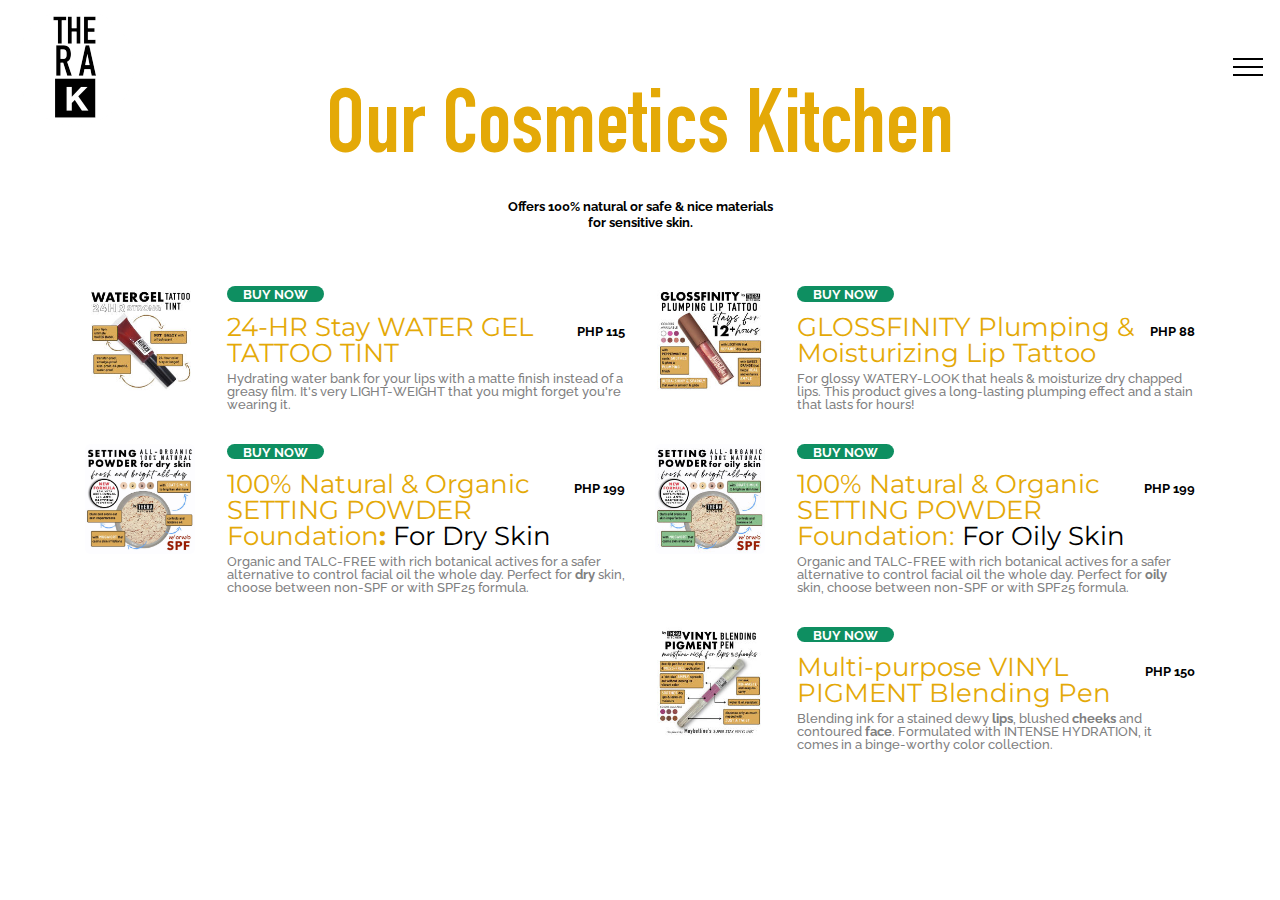
<file: index.html>
<!DOCTYPE html>
<html  >
<head>
  <!-- Site made with Mobirise Website Builder v4.12.4, https://mobirise.com -->
  <meta charset="UTF-8">
  <meta http-equiv="X-UA-Compatible" content="IE=edge">
  <meta name="generator" content="Mobirise v4.12.4, mobirise.com">
  <meta name="viewport" content="width=device-width, initial-scale=1, minimum-scale=1">
  <link rel="shortcut icon" href="assets/images/thera-round-logo-1-118x118.png" type="image/x-icon">
  <meta name="description" content="">
  
  
  <title>Home</title>
  <link rel="stylesheet" href="assets/web/assets/mobirise-icons/mobirise-icons.css">
  <link rel="stylesheet" href="assets/web/assets/mobirise-icons2/mobirise2.css">
  <link rel="stylesheet" href="assets/bootstrap/css/bootstrap.min.css">
  <link rel="stylesheet" href="assets/bootstrap/css/bootstrap-grid.min.css">
  <link rel="stylesheet" href="assets/bootstrap/css/bootstrap-reboot.min.css">
  <link rel="stylesheet" href="assets/dropdown/css/style.css">
  <link rel="stylesheet" href="assets/socicon/css/styles.css">
  <link rel="stylesheet" href="assets/theme/css/style.css">
  <link href="assets/fonts/style.css" rel="stylesheet">
  <link rel="preload" as="style" href="assets/mobirise/css/mbr-additional.css"><link rel="stylesheet" href="assets/mobirise/css/mbr-additional.css" type="text/css">
  
  
  
</head>
<body>
  <section class="menu cid-uac70NBvLW" once="menu" id="menu1-1">

    
    

    <nav class="navbar navbar-dropdown navbar-fixed-top collapsed">
        <div class="navbar-brand">
            <span class="navbar-logo">
                <a href="index.html">
                    <img src="assets/images/thera-round-logo-1-118x118.png" alt="Mobirise" title="" style="height: 7.4rem;">
                </a>
            </span>
            
        </div>
        <button class="navbar-toggler" type="button" data-toggle="collapse" data-target="#navbarSupportedContent" aria-controls="navbarNavAltMarkup" aria-expanded="false" aria-label="Toggle navigation">
            <div class="hamburger">
                <span></span>
                <span></span>
                <span></span>
                <span></span>
            </div>
        </button>
      <div class="collapse navbar-collapse" id="navbarSupportedContent">
            <ul class="navbar-nav nav-dropdown nav-right" data-app-modern-menu="true"><li class="nav-item">
                    <a class="nav-link link text-black display-7" href="sms:+639989528137">
                        CONTACT</a>
                </li>
                <li class="nav-item">
                    <a class="nav-link link text-black display-7" href="https://www.lbcexpress.com/track/" target="_blank">TRACK ORDER</a>
                </li></ul>
            <div class="icons-menu">
              
                <a href="https://www.facebook.com/therakitchenph/" target="_blank"><span class="p-2 mbr-iconfont socicon-facebook socicon" style="font-size: 27px;"></span></a>
              
              <a href="tel:+639989528137">
                <span class="p-2 mbr-iconfont mobi-mbri-phone mobi-mbri" style="font-size: 28px;"></span>
              </a>
              
              
              
              
            </div>
            
      </div>
    </nav>
</section>

<section class="content03 cid-uaYbO6Q6Y3" id="content03-1g">

    

    

    <div class="container">
        <h4 class="mbr-section-subtitle mbr-semibold align-center mbr-fonts-style display-1">Our Cosmetics Kitchen</h4>
        <h2 class="mbr-section-title align-center mbr-exbold mbr-fonts-style mbr-black display-7"><strong>Offers 100% natural or safe &amp; nice materials<br>for sensitive skin.</strong></h2>

        <div class="row pt-5">
            <div class="col-md-12 col-lg-6">
                <div class="menu-group">



                    <div class="row menu-row">
                        



                        
                        
                        
                    <div class="col-md-12 menu-item">
                            <div class="mbr-figure">
                                <a href="page8.html"><img src="assets/images/water-gel-features-220x211.jpg" alt="Mobirise" title=""></a>
                            </div>
                            <div class="wrapper">
                                <h5 class="item-tag mbr-white mbr-bold mbr-fonts-style display-7"><a href="page8.html" class="text-white"><strong>BUY NOW</strong></a></h5>
                                <div class="menu-box">

                                    <p class="box-text mbr-black mbr-bold mbr-fonts-style display-4"><a href="page8.html">24-HR Stay WATER GEL TATTOO TINT</a></p>
                                    <div class="line"></div>
                                    <span class="mbr-fonts-style mbr-bold box-price mbr-black display-7">PHP 115</span>
                                </div>
                                <h3 class="item-title mbr-fonts-style display-7">Hydrating water bank for your lips with a matte finish instead of a greasy film. It's very LIGHT-WEIGHT that you might forget you're wearing it.&nbsp;</h3>
                            </div>
                        </div><div class="col-md-12 menu-item">
                            <div class="mbr-figure">
                                <a href="page9.html"><img src="assets/images/setting-powder-dry-cover-1024x980-800x766.jpg" alt="Mobirise" title=""></a>
                            </div>
                            <div class="wrapper">
                                <h5 class="item-tag mbr-white mbr-bold mbr-fonts-style display-7"><a href="page9.html" class="text-white"><strong>BUY NOW</strong></a></h5>
                                <div class="menu-box">

                                    <p class="box-text mbr-black mbr-bold mbr-fonts-style display-4"><a href="page9.html">100% Natural &amp; Organic SETTING POWDER Foundation</a>: <span style="font-weight: normal;">For</span> <span style="font-weight: normal;">Dry Skin</span><br></p>
                                    <div class="line"></div>
                                    <span class="mbr-fonts-style mbr-bold box-price mbr-black display-7">
                                        PHP 199</span>
                                </div>
                                <h3 class="item-title mbr-fonts-style display-7">Organic and TALC-FREE with rich botanical actives for a safer alternative to control facial oil the whole day. Perfect for <strong>dry</strong> skin, choose between non-SPF or with SPF25 formula.</h3>
                            </div>
                        </div></div>
                </div>




            </div>


            <div class="col-md-12 col-lg-6">
                <div class="menu-group">



                    <div class="row menu-row">
                        


                        
                        
                        
                    <div class="col-md-12 menu-item">

                            <div class="mbr-figure">
                                <a href="page4.html"><img src="assets/images/gloss-cover-220x211.jpg" alt="Mobirise" title=""></a>
                            </div>
                            <div class="wrapper">
                                <h5 class="item-tag mbr-white mbr-bold mbr-fonts-style display-7"><a href="page4.html" class="text-white"><strong>BUY NOW</strong></a></h5>
                                <div class="menu-box">

                                    <p class="box-text mbr-black mbr-bold mbr-fonts-style display-4"><a href="page4.html">GLOSSFINITY Plumping &amp; Moisturizing Lip Tattoo</a><br></p>
                                    <div class="line"></div>
                                    <span class="mbr-fonts-style mbr-bold box-price mbr-black display-7">
                                        PHP 88</span>
                                </div>
                                <h3 class="item-title mbr-fonts-style display-7">For glossy WATERY-LOOK that heals &amp; moisturize dry chapped lips. This product gives a long-lasting plumping effect and a stain that lasts for hours!</h3>
                            </div>
                        </div><div class="col-md-12 menu-item">

                            <div class="mbr-figure">
                                <a href="page3.html"><img src="assets/images/setting-powder-oily-cover-220x211.jpg" alt="Mobirise" title=""></a>
                            </div>
                            <div class="wrapper">
                                <h5 class="item-tag mbr-white mbr-bold mbr-fonts-style display-7"><a href="page3.html" class="text-white"><strong>BUY NOW</strong></a></h5>
                                <div class="menu-box">

                                    <p class="box-text mbr-black mbr-bold mbr-fonts-style display-4"><span style="font-weight: normal;"><a href="page3.html">100% Natural &amp; Organic SETTING POWDER Foundation:</a> For Oily Skin</span><br></p>
                                    <div class="line"></div>
                                    <span class="mbr-fonts-style mbr-bold box-price mbr-black display-7">
                                        PHP 199</span>
                                </div>
                                <h3 class="item-title mbr-fonts-style display-7">Organic and TALC-FREE with rich botanical actives for a safer alternative to control facial oil the whole day. Perfect for <strong>oily</strong> skin, choose between non-SPF or with SPF25 formula.</h3>
                            </div>
                        </div><div class="col-md-12 menu-item">

                            <div class="mbr-figure">
                                <a href="page5.html"><img src="assets/images/vinyl-pigment-ink-pen-220x211.jpg" alt="Mobirise" title=""></a>
                            </div>
                            <div class="wrapper">
                                <h5 class="item-tag mbr-white mbr-bold mbr-fonts-style display-7"><a href="page5.html" class="text-white"><strong>BUY NOW</strong></a></h5>
                                <div class="menu-box">

                                    <p class="box-text mbr-black mbr-bold mbr-fonts-style display-4"><a href="page5.html">Multi-purpose VINYL PIGMENT Blending Pen</a><br></p>
                                    <div class="line"></div>
                                    <span class="mbr-fonts-style mbr-bold box-price mbr-black display-7">
                                        PHP 150</span>
                                </div>
                                <h3 class="item-title mbr-fonts-style display-7">Blending ink for a stained dewy <strong>lips</strong>, blushed <strong>cheeks</strong> and contoured <strong>face</strong>. Formulated with INTENSE HYDRATION, it comes in a binge-worthy color collection.</h3>
                            </div>
                        </div></div>
                </div>
            </div>

        </div>
    </div>
</section>


  <script src="assets/web/assets/jquery/jquery.min.js"></script>
  <script src="assets/popper/popper.min.js"></script>
  <script src="assets/bootstrap/js/bootstrap.min.js"></script>
  <script src="assets/smoothscroll/smooth-scroll.js"></script>
  <script src="assets/dropdown/js/nav-dropdown.js"></script>
  <script src="assets/dropdown/js/navbar-dropdown.js"></script>
  <script src="assets/touchswipe/jquery.touch-swipe.min.js"></script>
  <script src="assets/theme/js/script.js"></script>
  
  
</body>
</html>
</file>
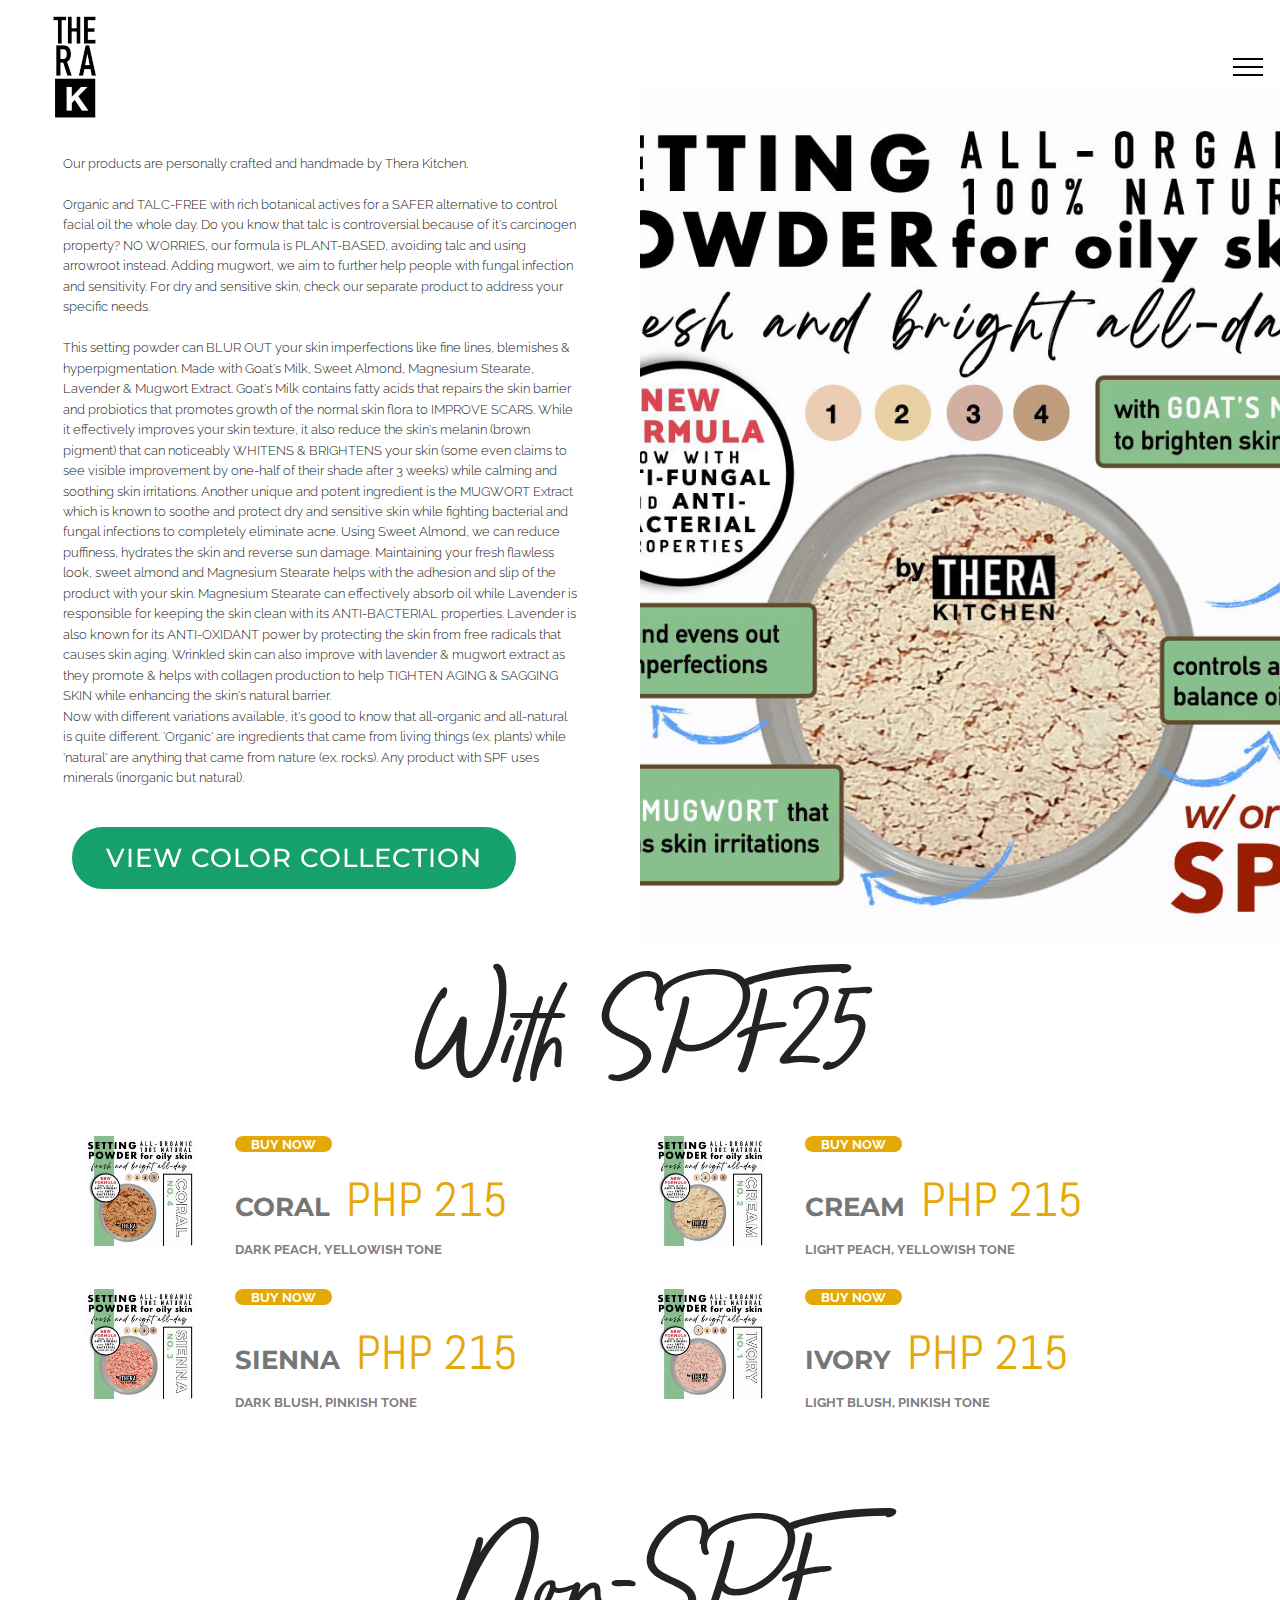
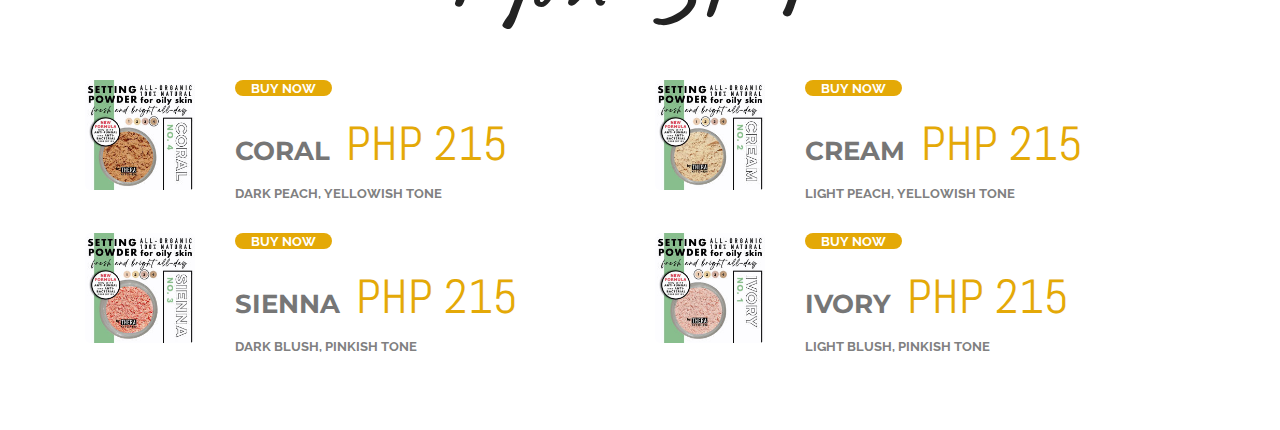
<file: page3.html>
<!DOCTYPE html>
<html  >
<head>
  <!-- Site made with Mobirise Website Builder v4.12.4, https://mobirise.com -->
  <meta charset="UTF-8">
  <meta http-equiv="X-UA-Compatible" content="IE=edge">
  <meta name="generator" content="Mobirise v4.12.4, mobirise.com">
  <meta name="viewport" content="width=device-width, initial-scale=1, minimum-scale=1">
  <link rel="shortcut icon" href="assets/images/thera-round-logo-1-118x118.png" type="image/x-icon">
  <meta name="description" content="">
  
  
  <title>SETTING / FOUNDATION (OILY)</title>
  <link rel="stylesheet" href="assets/web/assets/mobirise-icons/mobirise-icons.css">
  <link rel="stylesheet" href="assets/web/assets/mobirise-icons2/mobirise2.css">
  <link rel="stylesheet" href="assets/bootstrap/css/bootstrap.min.css">
  <link rel="stylesheet" href="assets/bootstrap/css/bootstrap-grid.min.css">
  <link rel="stylesheet" href="assets/bootstrap/css/bootstrap-reboot.min.css">
  <link rel="stylesheet" href="assets/dropdown/css/style.css">
  <link rel="stylesheet" href="assets/socicon/css/styles.css">
  <link rel="stylesheet" href="assets/theme/css/style.css">
  <link href="assets/fonts/style.css" rel="stylesheet">
  <link rel="preload" as="style" href="assets/mobirise/css/mbr-additional.css"><link rel="stylesheet" href="assets/mobirise/css/mbr-additional.css" type="text/css">
  
  
  
</head>
<body>
  <section class="menu cid-uieJCKPCNy" once="menu" id="menu1-2a">

    
    

    <nav class="navbar navbar-dropdown navbar-fixed-top collapsed">
        <div class="navbar-brand">
            <span class="navbar-logo">
                <a href="index.html">
                    <img src="assets/images/thera-round-logo-1-118x118.png" alt="Mobirise" title="" style="height: 7.4rem;">
                </a>
            </span>
            
        </div>
        <button class="navbar-toggler" type="button" data-toggle="collapse" data-target="#navbarSupportedContent" aria-controls="navbarNavAltMarkup" aria-expanded="false" aria-label="Toggle navigation">
            <div class="hamburger">
                <span></span>
                <span></span>
                <span></span>
                <span></span>
            </div>
        </button>
      <div class="collapse navbar-collapse" id="navbarSupportedContent">
            <ul class="navbar-nav nav-dropdown nav-right" data-app-modern-menu="true"><li class="nav-item">
                    <a class="nav-link link text-black display-7" href="sms:+639989528137">
                        CONTACT</a>
                </li>
                <li class="nav-item">
                    <a class="nav-link link text-black display-7" href="https://www.lbcexpress.com/track/" target="_blank">TRACK ORDER</a>
                </li></ul>
            <div class="icons-menu">
              
                <a href="https://www.facebook.com/therakitchenph/" target="_blank"><span class="p-2 mbr-iconfont socicon-facebook socicon" style="font-size: 27px;"></span></a>
              
              <a href="tel:+639989528137">
                <span class="p-2 mbr-iconfont mobi-mbri-phone mobi-mbri" style="font-size: 28px;"></span>
              </a>
              
              
              
              
            </div>
            
      </div>
    </nav>
</section>

<section class="features16 cid-uieJCMbfE8" id="features16-2b">

    

    
    <div class="container-fluid">
        <div class="row main align-items-center">
            <div class="col-md-6 image-element align-self-stretch">
                <div class="img-wrap" style="width: 80%; height: 80%;">
                    <img src="assets/images/setting-powder-oily-cover-1024x980.jpg" alt="" title="">
                </div>
            </div>
            <div class="col-md-6 text-element">
                <div class="text-content">
                    
                    
                    <div class="mbr-section-text">
                        <p class="mbr-text pt-3 mbr-light mbr-fonts-style align-left mbr-white display-7">Our products are personally crafted and handmade by Thera Kitchen.<br><br>Organic and TALC-FREE with rich botanical actives for a SAFER alternative to control facial oil the whole day.  Do you know that talc is controversial because of it's carcinogen property? NO WORRIES, our formula is PLANT-BASED, avoiding talc and using arrowroot instead. Adding mugwort, we aim to further help people with fungal infection and sensitivity. For dry and sensitive skin, check our separate product to address your specific needs.<br><br>This setting powder can BLUR OUT your skin imperfections like fine lines, blemishes &amp; hyperpigmentation. Made with Goat's Milk, Sweet Almond, Magnesium Stearate, Lavender &amp; Mugwort Extract. Goat's Milk contains fatty acids that repairs the skin barrier and probiotics that promotes growth of the normal skin flora to IMPROVE SCARS. While it effectively improves your skin texture, it also reduce the skin's melanin (brown pigment) that can noticeably WHITENS &amp; BRIGHTENS your skin (some even claims to see visible improvement by one-half of their shade after 3 weeks) while calming and soothing skin irritations. Another unique and potent ingredient is the MUGWORT Extract which is known to soothe and protect dry and sensitive skin while fighting bacterial and fungal infections to completely eliminate acne. Using Sweet Almond, we can reduce puffiness, hydrates the skin and reverse sun damage. Maintaining your fresh flawless look, sweet almond and Magnesium Stearate helps with the adhesion and slip of the product with your skin. Magnesium Stearate can effectively absorb oil while Lavender is responsible for keeping the skin clean with its ANTI-BACTERIAL properties. Lavender is also known for its ANTI-OXIDANT power by protecting the skin from free radicals that causes skin aging. Wrinkled skin can also improve with lavender &amp; mugwort extract as they promote &amp; helps with collagen production to help TIGHTEN AGING &amp; SAGGING SKIN while enhancing the skin's natural barrier.<br>Now with different variations available, it's good to know that all-organic and all-natural is quite different. 'Organic' are ingredients that came from living things (ex. plants) while 'natural' are anything that came from nature (ex. rocks).  Any product with SPF uses minerals (inorganic but natural).<br></p>
                    </div>
                    <div class="mbr-section-btn pt-3 align-left"><a class="btn btn-md btn-info display-4" href="page1.html#bottom">VIEW COLOR COLLECTION</a></div>
                </div>
            </div>
        </div>
    </div>          
</section>

<section class="content03 cid-uieJCMEipw" id="content03-2c">

    

    

    <div class="container">
        <h4 class="mbr-section-subtitle mbr-semibold align-center mbr-fonts-style display-2">With SPF25</h4>
        

        <div class="row">
            <div class="col-md-12 col-lg-6">
                <div class="menu-group">



                    <div class="row menu-row">
                        



                        
                        
                        
                    <div class="col-md-12 menu-item">
                            <div class="mbr-figure">
                                <a href="https://kaojao.com/therakitchen/item/867c9f2b-e71f-4723-9207-8fee47a3eb12" target="_blank"><img src="assets/images/setting-powder-oily-coral-220x211.jpg" alt="Mobirise" title=""></a>
                            </div>
                            <div class="wrapper">
                                <h5 class="item-tag mbr-white mbr-bold mbr-fonts-style display-7"><a href="https://kaojao.com/therakitchen/item/867c9f2b-e71f-4723-9207-8fee47a3eb12" target="_blank" class="text-white"><strong>BUY NOW</strong></a></h5>
                                <div class="menu-box">

                                    <p class="box-text mbr-black mbr-bold mbr-fonts-style display-4">CORAL</p>
                                    <div class="line"></div>
                                    <span class="mbr-fonts-style mbr-bold box-price mbr-black display-5"><span style="font-weight: normal;"><a href="https://kaojao.com/therakitchen/item/867c9f2b-e71f-4723-9207-8fee47a3eb12" target="_blank">PHP 215</a></span></span>
                                </div>
                                <h3 class="item-title mbr-fonts-style display-7"><strong>DARK PEACH, YELLOWISH TONE</strong></h3>
                            </div>
                        </div><div class="col-md-12 menu-item">
                            <div class="mbr-figure">
                                <a href="https://kaojao.com/therakitchen/item/867c9f2b-e71f-4723-9207-8fee47a3eb12" target="_blank"><img src="assets/images/setting-powder-oily-sienna-2-220x211.jpg" alt="Mobirise" title=""></a>
                            </div>
                            <div class="wrapper">
                                <h5 class="item-tag mbr-white mbr-bold mbr-fonts-style display-7"><a href="https://kaojao.com/therakitchen/item/867c9f2b-e71f-4723-9207-8fee47a3eb12" target="_blank" class="text-white"><strong>BUY NOW</strong></a></h5>
                                <div class="menu-box">

                                    <p class="box-text mbr-black mbr-bold mbr-fonts-style display-4">SIENNA</p>
                                    <div class="line"></div>
                                    <span class="mbr-fonts-style mbr-bold box-price mbr-black display-5"><a href="https://kaojao.com/therakitchen/item/5c786df4-7f90-45c0-8c9c-53edcebb30c8" target="_blank" class="text-warning"></a><a href="https://kaojao.com/therakitchen/item/867c9f2b-e71f-4723-9207-8fee47a3eb12" target="_blank">PHP</a><span style="font-weight: bold;"><a href="https://kaojao.com/therakitchen/item/867c9f2b-e71f-4723-9207-8fee47a3eb12" target="_blank"> </a><span style="font-weight: normal;"><a href="https://kaojao.com/therakitchen/item/867c9f2b-e71f-4723-9207-8fee47a3eb12" target="_blank">2</a></span></span><span style="font-weight: normal;"><a href="https://kaojao.com/therakitchen/item/867c9f2b-e71f-4723-9207-8fee47a3eb12" target="_blank">15</a></span></span>
                                </div>
                                <h3 class="item-title mbr-fonts-style display-7"><strong>DARK BLUSH, PINKISH TONE</strong></h3>
                            </div>
                        </div></div>
                </div>




            </div>


            <div class="col-md-12 col-lg-6">
                <div class="menu-group">



                    <div class="row menu-row">
                        


                        
                        
                        
                    <div class="col-md-12 menu-item">

                            <div class="mbr-figure">
                                <a href="https://kaojao.com/therakitchen/item/867c9f2b-e71f-4723-9207-8fee47a3eb12" target="_blank"><img src="assets/images/setting-powder-oily-cream-220x211.jpg" alt="Mobirise" title=""></a>
                            </div>
                            <div class="wrapper">
                                <h5 class="item-tag mbr-white mbr-bold mbr-fonts-style display-7"><a href="https://kaojao.com/therakitchen/item/867c9f2b-e71f-4723-9207-8fee47a3eb12" target="_blank" class="text-white"><strong>BUY NOW</strong></a></h5>
                                <div class="menu-box">

                                    <p class="box-text mbr-black mbr-bold mbr-fonts-style display-4">CREAM</p>
                                    <div class="line"></div>
                                    <span class="mbr-fonts-style mbr-bold box-price mbr-black display-5"><span style="font-weight: normal;"><a href="https://kaojao.com/therakitchen/item/867c9f2b-e71f-4723-9207-8fee47a3eb12" target="_blank">PHP 215</a></span></span>
                                </div>
                                <h3 class="item-title mbr-fonts-style display-7"><strong>LIGHT PEACH, YELLOWISH TONE</strong></h3>
                            </div>
                        </div><div class="col-md-12 menu-item">

                            <div class="mbr-figure">
                                <a href="https://kaojao.com/therakitchen/item/867c9f2b-e71f-4723-9207-8fee47a3eb12" target="_blank"><img src="assets/images/setting-powder-oily-ivory-2-220x211.jpg" alt="Mobirise" title=""></a>
                            </div>
                            <div class="wrapper">
                                <h5 class="item-tag mbr-white mbr-bold mbr-fonts-style display-7"><a href="https://kaojao.com/therakitchen/item/867c9f2b-e71f-4723-9207-8fee47a3eb12" target="_blank" class="text-white"><strong>BUY NOW</strong></a></h5>
                                <div class="menu-box">

                                    <p class="box-text mbr-black mbr-bold mbr-fonts-style display-4">IVORY<br></p>
                                    <div class="line"></div>
                                    <span class="mbr-fonts-style mbr-bold box-price mbr-black display-5"><span style="font-weight: normal;"><a href="https://kaojao.com/therakitchen/item/867c9f2b-e71f-4723-9207-8fee47a3eb12" target="_blank">PHP 215</a></span></span>
                                </div>
                                <h3 class="item-title mbr-fonts-style display-7"><strong>LIGHT BLUSH, PINKISH TONE</strong></h3>
                            </div>
                        </div></div>
                </div>
            </div>

        </div>
    </div>
</section>

<section class="content03 cid-uiiTOtBIlV" id="content03-2o">

    

    

    <div class="container">
        <h4 class="mbr-section-subtitle mbr-semibold align-center mbr-fonts-style display-2">Non-SPF</h4>
        

        <div class="row">
            <div class="col-md-12 col-lg-6">
                <div class="menu-group">



                    <div class="row menu-row">
                        



                        
                        
                        
                    <div class="col-md-12 menu-item">
                            <div class="mbr-figure">
                                <a href="https://kaojao.com/therakitchen/item/9b2079a0-5744-4fc7-bf45-8fbac52ffe89" target="_blank"><img src="assets/images/setting-powder-oily-coral-220x211.jpg" alt="Mobirise" title=""></a>
                            </div>
                            <div class="wrapper">
                                <h5 class="item-tag mbr-white mbr-bold mbr-fonts-style display-7"><a href="https://kaojao.com/therakitchen/item/9b2079a0-5744-4fc7-bf45-8fbac52ffe89" target="_blank" class="text-white"><strong>BUY NOW</strong></a></h5>
                                <div class="menu-box">

                                    <p class="box-text mbr-black mbr-bold mbr-fonts-style display-4">CORAL</p>
                                    <div class="line"></div>
                                    <span class="mbr-fonts-style mbr-bold box-price mbr-black display-5"><span style="font-weight: normal;"><a href="https://kaojao.com/therakitchen/item/867c9f2b-e71f-4723-9207-8fee47a3eb12" target="_blank">PHP 215</a></span></span>
                                </div>
                                <h3 class="item-title mbr-fonts-style display-7"><strong>DARK PEACH, YELLOWISH TONE</strong></h3>
                            </div>
                        </div><div class="col-md-12 menu-item">
                            <div class="mbr-figure">
                                <a href="https://kaojao.com/therakitchen/item/9b2079a0-5744-4fc7-bf45-8fbac52ffe89" target="_blank"><img src="assets/images/setting-powder-oily-sienna-2-220x211.jpg" alt="Mobirise" title=""></a>
                            </div>
                            <div class="wrapper">
                                <h5 class="item-tag mbr-white mbr-bold mbr-fonts-style display-7"><a href="https://kaojao.com/therakitchen/ihttps://kaojao.com/therakitchen/item/9b2079a0-5744-4fc7-bf45-8fbac52ffe89tem/867c9f2b-e71f-4723-9207-8fee47a3eb12" target="_blank" class="text-white"><strong>BUY NOW</strong></a></h5>
                                <div class="menu-box">

                                    <p class="box-text mbr-black mbr-bold mbr-fonts-style display-4">SIENNA</p>
                                    <div class="line"></div>
                                    <span class="mbr-fonts-style mbr-bold box-price mbr-black display-5"><a href="https://kaojao.com/therakitchen/item/5c786df4-7f90-45c0-8c9c-53edcebb30c8" target="_blank" class="text-warning"></a><a href="https://kaojao.com/therakitchen/item/9b2079a0-5744-4fc7-bf45-8fbac52ffe89" target="_blank">PHP</a><span style="font-weight: bold;"><a href="https://kaojao.com/therakitchen/item/9b2079a0-5744-4fc7-bf45-8fbac52ffe89" target="_blank"> </a><span style="font-weight: normal;"><a href="https://kaojao.com/therakitchen/item/9b2079a0-5744-4fc7-bf45-8fbac52ffe89" target="_blank">2</a></span></span><span style="font-weight: normal;"><a href="https://kaojao.com/therakitchen/item/9b2079a0-5744-4fc7-bf45-8fbac52ffe89" target="_blank">15</a></span></span>
                                </div>
                                <h3 class="item-title mbr-fonts-style display-7"><strong>DARK BLUSH, PINKISH TONE</strong></h3>
                            </div>
                        </div></div>
                </div>




            </div>


            <div class="col-md-12 col-lg-6">
                <div class="menu-group">



                    <div class="row menu-row">
                        


                        
                        
                        
                    <div class="col-md-12 menu-item">

                            <div class="mbr-figure">
                                <a href="https://kaojao.com/therakitchen/item/9b2079a0-5744-4fc7-bf45-8fbac52ffe89" target="_blank"><img src="assets/images/setting-powder-oily-cream-220x211.jpg" alt="Mobirise" title=""></a>
                            </div>
                            <div class="wrapper">
                                <h5 class="item-tag mbr-white mbr-bold mbr-fonts-style display-7"><a href="https://kaojao.com/therakitchen/item/9b2079a0-5744-4fc7-bf45-8fbac52ffe89" target="_blank" class="text-white"><strong>BUY NOW</strong></a></h5>
                                <div class="menu-box">

                                    <p class="box-text mbr-black mbr-bold mbr-fonts-style display-4">CREAM</p>
                                    <div class="line"></div>
                                    <span class="mbr-fonts-style mbr-bold box-price mbr-black display-5"><span style="font-weight: normal;"><a href="https://kaojao.com/therakitchen/item/9b2079a0-5744-4fc7-bf45-8fbac52ffe89" target="_blank">PHP 215</a></span></span>
                                </div>
                                <h3 class="item-title mbr-fonts-style display-7"><strong>LIGHT PEACH, YELLOWISH TONE</strong></h3>
                            </div>
                        </div><div class="col-md-12 menu-item">

                            <div class="mbr-figure">
                                <a href="https://kaojao.com/therakitchen/item/9b2079a0-5744-4fc7-bf45-8fbac52ffe89" target="_blank"><img src="assets/images/setting-powder-oily-ivory-2-220x211.jpg" alt="Mobirise" title=""></a>
                            </div>
                            <div class="wrapper">
                                <h5 class="item-tag mbr-white mbr-bold mbr-fonts-style display-7"><a href="https://kaojao.com/therakitchen/item/9b2079a0-5744-4fc7-bf45-8fbac52ffe89" target="_blank" class="text-white"><strong>BUY NOW</strong></a></h5>
                                <div class="menu-box">

                                    <p class="box-text mbr-black mbr-bold mbr-fonts-style display-4">IVORY<br></p>
                                    <div class="line"></div>
                                    <span class="mbr-fonts-style mbr-bold box-price mbr-black display-5"><span style="font-weight: normal;"><a href="https://kaojao.com/therakitchen/item/9b2079a0-5744-4fc7-bf45-8fbac52ffe89" target="_blank">PHP 215</a></span></span>
                                </div>
                                <h3 class="item-title mbr-fonts-style display-7"><strong>LIGHT BLUSH, PINKISH TONE</strong></h3>
                            </div>
                        </div></div>
                </div>
            </div>

        </div>
    </div>
</section>


  <script src="assets/web/assets/jquery/jquery.min.js"></script>
  <script src="assets/popper/popper.min.js"></script>
  <script src="assets/bootstrap/js/bootstrap.min.js"></script>
  <script src="assets/smoothscroll/smooth-scroll.js"></script>
  <script src="assets/dropdown/js/nav-dropdown.js"></script>
  <script src="assets/dropdown/js/navbar-dropdown.js"></script>
  <script src="assets/touchswipe/jquery.touch-swipe.min.js"></script>
  <script src="assets/theme/js/script.js"></script>
  
  
</body>
</html>
</file>
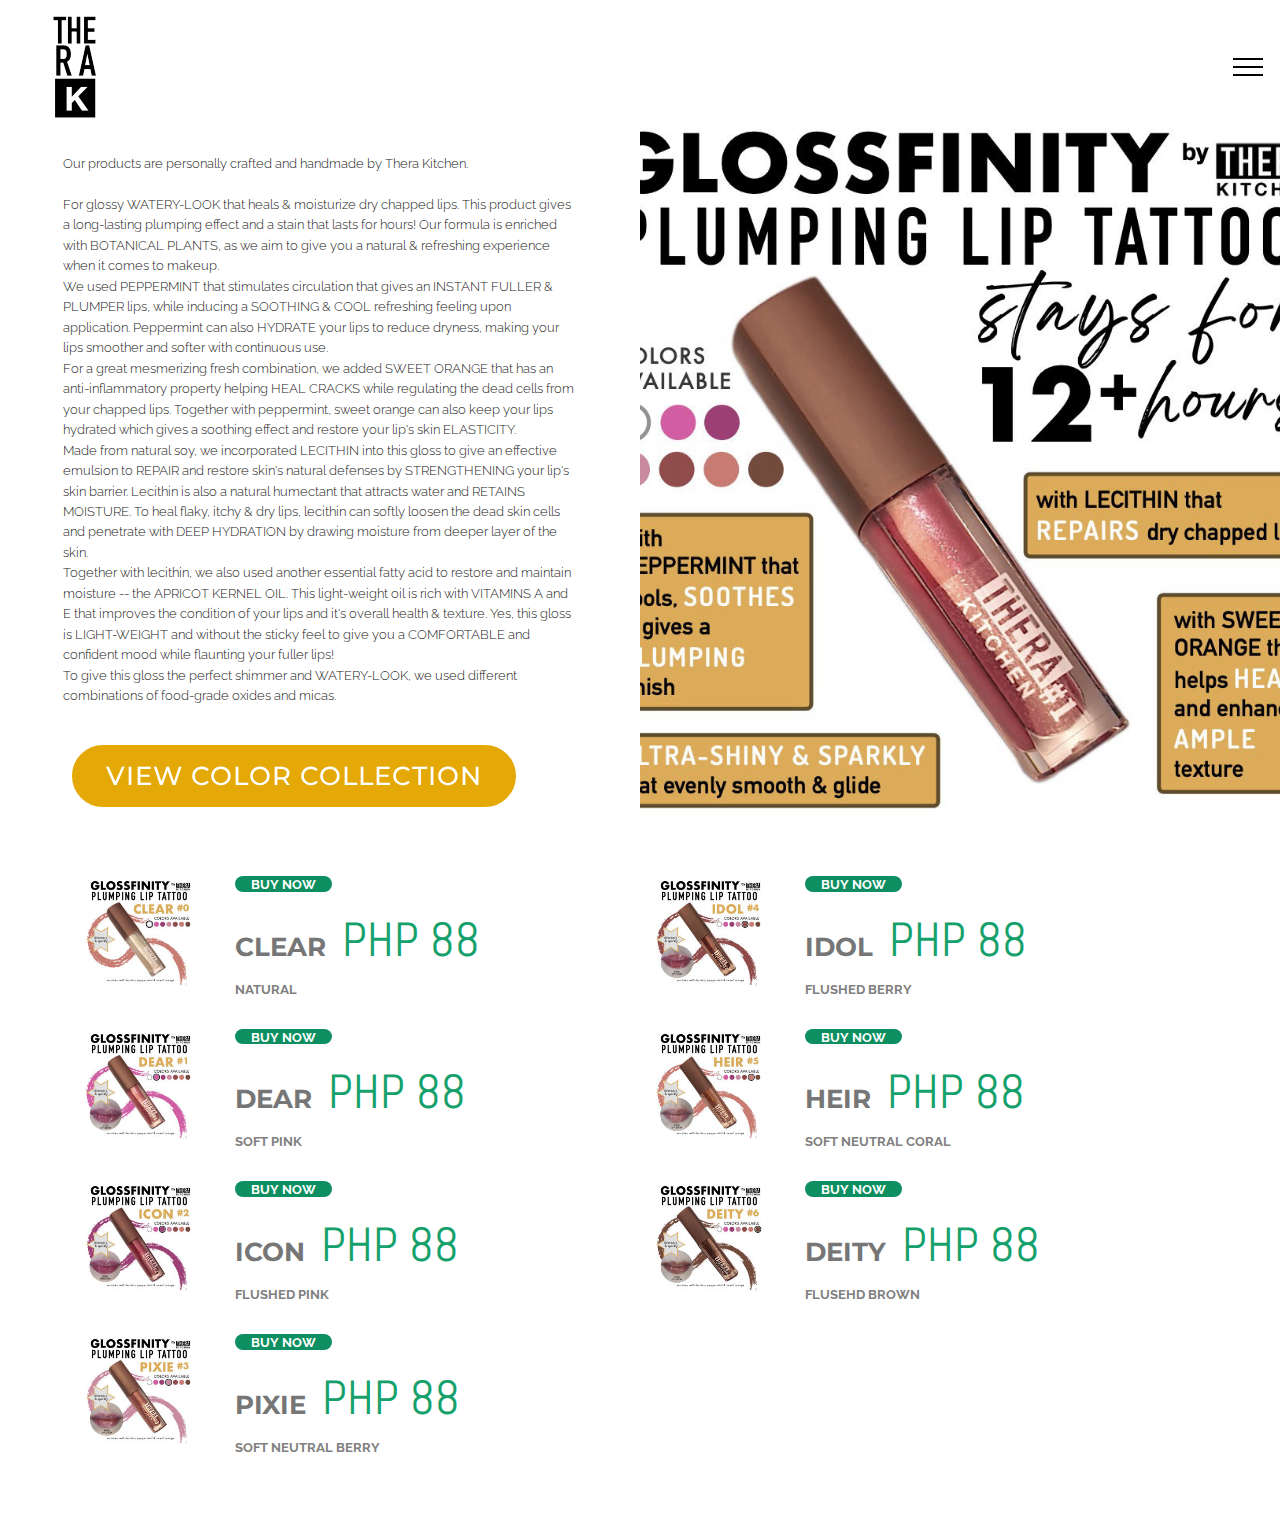
<file: page4.html>
<!DOCTYPE html>
<html  >
<head>
  <!-- Site made with Mobirise Website Builder v4.12.4, https://mobirise.com -->
  <meta charset="UTF-8">
  <meta http-equiv="X-UA-Compatible" content="IE=edge">
  <meta name="generator" content="Mobirise v4.12.4, mobirise.com">
  <meta name="viewport" content="width=device-width, initial-scale=1, minimum-scale=1">
  <link rel="shortcut icon" href="assets/images/thera-round-logo-1-118x118.png" type="image/x-icon">
  <meta name="description" content="">
  
  
  <title>GLOSSFINITY</title>
  <link rel="stylesheet" href="assets/web/assets/mobirise-icons/mobirise-icons.css">
  <link rel="stylesheet" href="assets/web/assets/mobirise-icons2/mobirise2.css">
  <link rel="stylesheet" href="assets/bootstrap/css/bootstrap.min.css">
  <link rel="stylesheet" href="assets/bootstrap/css/bootstrap-grid.min.css">
  <link rel="stylesheet" href="assets/bootstrap/css/bootstrap-reboot.min.css">
  <link rel="stylesheet" href="assets/dropdown/css/style.css">
  <link rel="stylesheet" href="assets/socicon/css/styles.css">
  <link rel="stylesheet" href="assets/theme/css/style.css">
  <link href="assets/fonts/style.css" rel="stylesheet">
  <link rel="preload" as="style" href="assets/mobirise/css/mbr-additional.css"><link rel="stylesheet" href="assets/mobirise/css/mbr-additional.css" type="text/css">
  
  
  
</head>
<body>
  <section class="menu cid-uieLxobOjz" once="menu" id="menu1-2h">

    
    

    <nav class="navbar navbar-dropdown navbar-fixed-top collapsed">
        <div class="navbar-brand">
            <span class="navbar-logo">
                <a href="index.html">
                    <img src="assets/images/thera-round-logo-1-118x118.png" alt="Mobirise" title="" style="height: 7.4rem;">
                </a>
            </span>
            
        </div>
        <button class="navbar-toggler" type="button" data-toggle="collapse" data-target="#navbarSupportedContent" aria-controls="navbarNavAltMarkup" aria-expanded="false" aria-label="Toggle navigation">
            <div class="hamburger">
                <span></span>
                <span></span>
                <span></span>
                <span></span>
            </div>
        </button>
      <div class="collapse navbar-collapse" id="navbarSupportedContent">
            <ul class="navbar-nav nav-dropdown nav-right" data-app-modern-menu="true"><li class="nav-item">
                    <a class="nav-link link text-black display-7" href="sms:+639989528137">
                        CONTACT</a>
                </li>
                <li class="nav-item">
                    <a class="nav-link link text-black display-7" href="https://www.lbcexpress.com/track/" target="_blank">TRACK ORDER</a>
                </li></ul>
            <div class="icons-menu">
              
                <a href="https://www.facebook.com/therakitchenph/" target="_blank"><span class="p-2 mbr-iconfont socicon-facebook socicon" style="font-size: 27px;"></span></a>
              
              <a href="tel:+639989528137">
                <span class="p-2 mbr-iconfont mobi-mbri-phone mobi-mbri" style="font-size: 28px;"></span>
              </a>
              
              
              
              
            </div>
            
      </div>
    </nav>
</section>

<section class="features16 cid-uieLxpt1Cq" id="features16-2i">

    

    
    <div class="container-fluid">
        <div class="row main align-items-center">
            <div class="col-md-6 image-element align-self-stretch">
                <div class="img-wrap" style="width: 80%; height: 80%;">
                    <img src="assets/images/gloss-cover-1024x980.jpg" alt="" title="">
                </div>
            </div>
            <div class="col-md-6 text-element">
                <div class="text-content">
                    
                    
                    <div class="mbr-section-text">
                        <p class="mbr-text pt-3 mbr-light mbr-fonts-style align-left mbr-white display-7">Our products are personally crafted and handmade by Thera Kitchen.<br><br>For glossy WATERY-LOOK that heals &amp; moisturize dry chapped lips. This product gives a long-lasting plumping effect and a stain that lasts for hours! Our formula is enriched with BOTANICAL PLANTS, as we aim to give you a natural &amp; refreshing experience when it comes to makeup.<br>We used PEPPERMINT that stimulates circulation that gives an INSTANT FULLER &amp; PLUMPER lips, while inducing a SOOTHING &amp; COOL refreshing feeling upon application. Peppermint can also HYDRATE your lips to reduce dryness, making your lips smoother and softer with continuous use.<br>For a great mesmerizing fresh combination, we added SWEET ORANGE that has an anti-inflammatory property helping HEAL CRACKS while regulating the dead cells from your chapped lips. Together with peppermint, sweet orange can also keep your lips hydrated which gives a soothing effect and restore your lip's skin ELASTICITY.<br>Made from natural soy, we incorporated LECITHIN into this gloss to give an effective emulsion to REPAIR and restore skin's natural defenses by STRENGTHENING your lip's skin barrier. Lecithin is also a natural humectant that attracts water and RETAINS MOISTURE. To heal flaky, itchy &amp; dry lips, lecithin can softly loosen the dead skin cells and penetrate with DEEP HYDRATION by drawing moisture from deeper layer of the skin.<br>Together with lecithin, we also used another essential fatty acid to restore and maintain moisture -- the APRICOT KERNEL OIL. This light-weight oil is rich with VITAMINS A and E that improves the condition of your lips and it's overall health &amp; texture. Yes, this gloss is LIGHT-WEIGHT and without the sticky feel to give you a COMFORTABLE and confident mood while flaunting your fuller lips!<br>To give this gloss the perfect shimmer and WATERY-LOOK, we used different combinations of food-grade oxides and micas.<br></p>
                    </div>
                    <div class="mbr-section-btn pt-3 align-left"><a class="btn btn-md btn-warning display-4" href="page1.html#bottom">VIEW COLOR COLLECTION</a></div>
                </div>
            </div>
        </div>
    </div>          
</section>

<section class="content03 cid-uieLxpWrmT" id="content03-2j">

    

    

    <div class="container">
        
        

        <div class="row">
            <div class="col-md-12 col-lg-6">
                <div class="menu-group">



                    <div class="row menu-row">
                        



                        
                        
                        
                    <div class="col-md-12 menu-item">
                            <div class="mbr-figure">
                                <a href="https://kaojao.com/therakitchen/item/8173fe80-d467-4e37-a95e-0ce108f9b747" target="_blank"><img src="assets/images/glossfinity-clear-0-220x211.jpg" alt="Mobirise" title=""></a>
                            </div>
                            <div class="wrapper">
                                <h5 class="item-tag mbr-white mbr-bold mbr-fonts-style display-7"><a href="https://kaojao.com/therakitchen/item/8173fe80-d467-4e37-a95e-0ce108f9b747" target="_blank" class="text-white"><strong>BUY NOW</strong></a></h5>
                                <div class="menu-box">

                                    <p class="box-text mbr-black mbr-bold mbr-fonts-style display-4">CLEAR</p>
                                    <div class="line"></div>
                                    <span class="mbr-fonts-style mbr-bold box-price mbr-black display-5"><span style="font-weight: normal;"><a href="https://kaojao.com/therakitchen/item/8173fe80-d467-4e37-a95e-0ce108f9b747" target="_blank" class="text-info">PHP 88</a></span></span>
                                </div>
                                <h3 class="item-title mbr-fonts-style display-7"><strong>NATURAL</strong></h3>
                            </div>
                        </div><div class="col-md-12 menu-item">
                            <div class="mbr-figure">
                                <a href="https://kaojao.com/therakitchen/item/67cba24a-e37d-4196-9757-41bbf873bc0b" target="_blank"><img src="assets/images/glossfinity-dear-1-220x211.jpg" alt="Mobirise" title=""></a>
                            </div>
                            <div class="wrapper">
                                <h5 class="item-tag mbr-white mbr-bold mbr-fonts-style display-7"><a href="https://kaojao.com/therakitchen/item/67cba24a-e37d-4196-9757-41bbf873bc0b" target="_blank" class="text-white"><strong>BUY NOW</strong></a></h5>
                                <div class="menu-box">

                                    <p class="box-text mbr-black mbr-bold mbr-fonts-style display-4">DEAR</p>
                                    <div class="line"></div>
                                    <span class="mbr-fonts-style mbr-bold box-price mbr-black display-5"><span style="font-weight: normal;"><a href="https://kaojao.com/therakitchen/item/67cba24a-e37d-4196-9757-41bbf873bc0b" target="_blank" class="text-info">PHP 88</a></span></span>
                                </div>
                                <h3 class="item-title mbr-fonts-style display-7"><strong>SOFT PINK</strong></h3>
                            </div>
                        </div><div class="col-md-12 menu-item">
                            <div class="mbr-figure">
                                <a href="https://kaojao.com/therakitchen/item/b1223bdc-e28e-4957-9cdc-2a90d05a6545" target="_blank"><img src="assets/images/glossfinity-icon-2-220x211.jpg" alt="Mobirise" title=""></a>
                            </div>
                            <div class="wrapper">
                                <h5 class="item-tag mbr-white mbr-bold mbr-fonts-style display-7"><a href="https://kaojao.com/therakitchen/item/b1223bdc-e28e-4957-9cdc-2a90d05a6545" target="_blank" class="text-white"><strong>BUY NOW</strong></a></h5>
                                <div class="menu-box">

                                    <p class="box-text mbr-black mbr-bold mbr-fonts-style display-4">ICON</p>
                                    <div class="line"></div>
                                    <span class="mbr-fonts-style mbr-bold box-price mbr-black display-5"><span style="font-weight: normal;"><a href="https://kaojao.com/therakitchen/item/b1223bdc-e28e-4957-9cdc-2a90d05a6545" target="_blank" class="text-info">PHP 88</a></span></span>
                                </div>
                                <h3 class="item-title mbr-fonts-style display-7"><strong>FLUSHED PINK</strong></h3>
                            </div>
                        </div><div class="col-md-12 menu-item">
                            <div class="mbr-figure">
                                <a href="https://kaojao.com/therakitchen/item/bf08d247-6f6c-42d8-b72c-abda7541de99" target="_blank"><img src="assets/images/glossfinity-pixie-3-220x211.jpg" alt="Mobirise" title=""></a>
                            </div>
                            <div class="wrapper">
                                <h5 class="item-tag mbr-white mbr-bold mbr-fonts-style display-7"><a href="https://kaojao.com/therakitchen/item/bf08d247-6f6c-42d8-b72c-abda7541de99" target="_blank" class="text-white"><strong>BUY NOW</strong></a></h5>
                                <div class="menu-box">

                                    <p class="box-text mbr-black mbr-bold mbr-fonts-style display-4">PIXIE</p>
                                    <div class="line"></div>
                                    <span class="mbr-fonts-style mbr-bold box-price mbr-black display-5"><span style="font-weight: normal;"><a href="https://kaojao.com/therakitchen/item/bf08d247-6f6c-42d8-b72c-abda7541de99" target="_blank" class="text-info">PHP 88</a></span></span>
                                </div>
                                <h3 class="item-title mbr-fonts-style display-7"><strong>SOFT NEUTRAL BERRY</strong></h3>
                            </div>
                        </div></div>
                </div>




            </div>


            <div class="col-md-12 col-lg-6">
                <div class="menu-group">



                    <div class="row menu-row">
                        


                        
                        
                        
                    <div class="col-md-12 menu-item">

                            <div class="mbr-figure">
                                <a href="https://kaojao.com/therakitchen/item/dc3d4377-47ff-4fae-83b4-b316c96c64f3" target="_blank"><img src="assets/images/glossfinity-idol-4-220x211.jpg" alt="Mobirise" title=""></a>
                            </div>
                            <div class="wrapper">
                                <h5 class="item-tag mbr-white mbr-bold mbr-fonts-style display-7"><a href="https://kaojao.com/therakitchen/item/dc3d4377-47ff-4fae-83b4-b316c96c64f3" target="_blank" class="text-white"><strong>BUY NOW</strong></a></h5>
                                <div class="menu-box">

                                    <p class="box-text mbr-black mbr-bold mbr-fonts-style display-4">IDOL</p>
                                    <div class="line"></div>
                                    <span class="mbr-fonts-style mbr-bold box-price mbr-black display-5"><span style="font-weight: normal;"><a href="https://kaojao.com/therakitchen/item/dc3d4377-47ff-4fae-83b4-b316c96c64f3" target="_blank" class="text-info">PHP 88</a></span></span>
                                </div>
                                <h3 class="item-title mbr-fonts-style display-7"><strong>FLUSHED BERRY</strong></h3>
                            </div>
                        </div><div class="col-md-12 menu-item">

                            <div class="mbr-figure">
                                <a href="https://kaojao.com/therakitchen/item/642db125-6089-4f1e-83f5-67dfdbea53ba" target="_blank"><img src="assets/images/glossfinity-heir-5-220x211.jpg" alt="Mobirise" title=""></a>
                            </div>
                            <div class="wrapper">
                                <h5 class="item-tag mbr-white mbr-bold mbr-fonts-style display-7"><a href="https://kaojao.com/therakitchen/item/642db125-6089-4f1e-83f5-67dfdbea53ba" target="_blank" class="text-white"><strong>BUY NOW</strong></a></h5>
                                <div class="menu-box">

                                    <p class="box-text mbr-black mbr-bold mbr-fonts-style display-4">HEIR<br></p>
                                    <div class="line"></div>
                                    <span class="mbr-fonts-style mbr-bold box-price mbr-black display-5"><span style="font-weight: normal;"><a href="https://kaojao.com/therakitchen/item/642db125-6089-4f1e-83f5-67dfdbea53ba" target="_blank" class="text-info">PHP 88</a></span></span>
                                </div>
                                <h3 class="item-title mbr-fonts-style display-7"><strong>SOFT NEUTRAL CORAL</strong></h3>
                            </div>
                        </div><div class="col-md-12 menu-item">

                            <div class="mbr-figure">
                                <a href="https://kaojao.com/therakitchen/item/7c0230ef-1b1a-4853-ab0d-cfad660874a1" target="_blank"><img src="assets/images/glossfinity-deity-6-220x211.jpg" alt="Mobirise" title=""></a>
                            </div>
                            <div class="wrapper">
                                <h5 class="item-tag mbr-white mbr-bold mbr-fonts-style display-7"><a href="https://kaojao.com/therakitchen/item/7c0230ef-1b1a-4853-ab0d-cfad660874a1" target="_blank" class="text-white"><strong>BUY NOW</strong></a></h5>
                                <div class="menu-box">

                                    <p class="box-text mbr-black mbr-bold mbr-fonts-style display-4">DEITY<br></p>
                                    <div class="line"></div>
                                    <span class="mbr-fonts-style mbr-bold box-price mbr-black display-5"><span style="font-weight: normal;"><a href="https://kaojao.com/therakitchen/item/7c0230ef-1b1a-4853-ab0d-cfad660874a1" target="_blank" class="text-info">PHP 88</a></span></span>
                                </div>
                                <h3 class="item-title mbr-fonts-style display-7"><strong>FLUSEHD BROWN</strong></h3>
                            </div>
                        </div></div>
                </div>
            </div>

        </div>
    </div>
</section>


  <script src="assets/web/assets/jquery/jquery.min.js"></script>
  <script src="assets/popper/popper.min.js"></script>
  <script src="assets/bootstrap/js/bootstrap.min.js"></script>
  <script src="assets/smoothscroll/smooth-scroll.js"></script>
  <script src="assets/dropdown/js/nav-dropdown.js"></script>
  <script src="assets/dropdown/js/navbar-dropdown.js"></script>
  <script src="assets/touchswipe/jquery.touch-swipe.min.js"></script>
  <script src="assets/theme/js/script.js"></script>
  
  
</body>
</html>
</file>
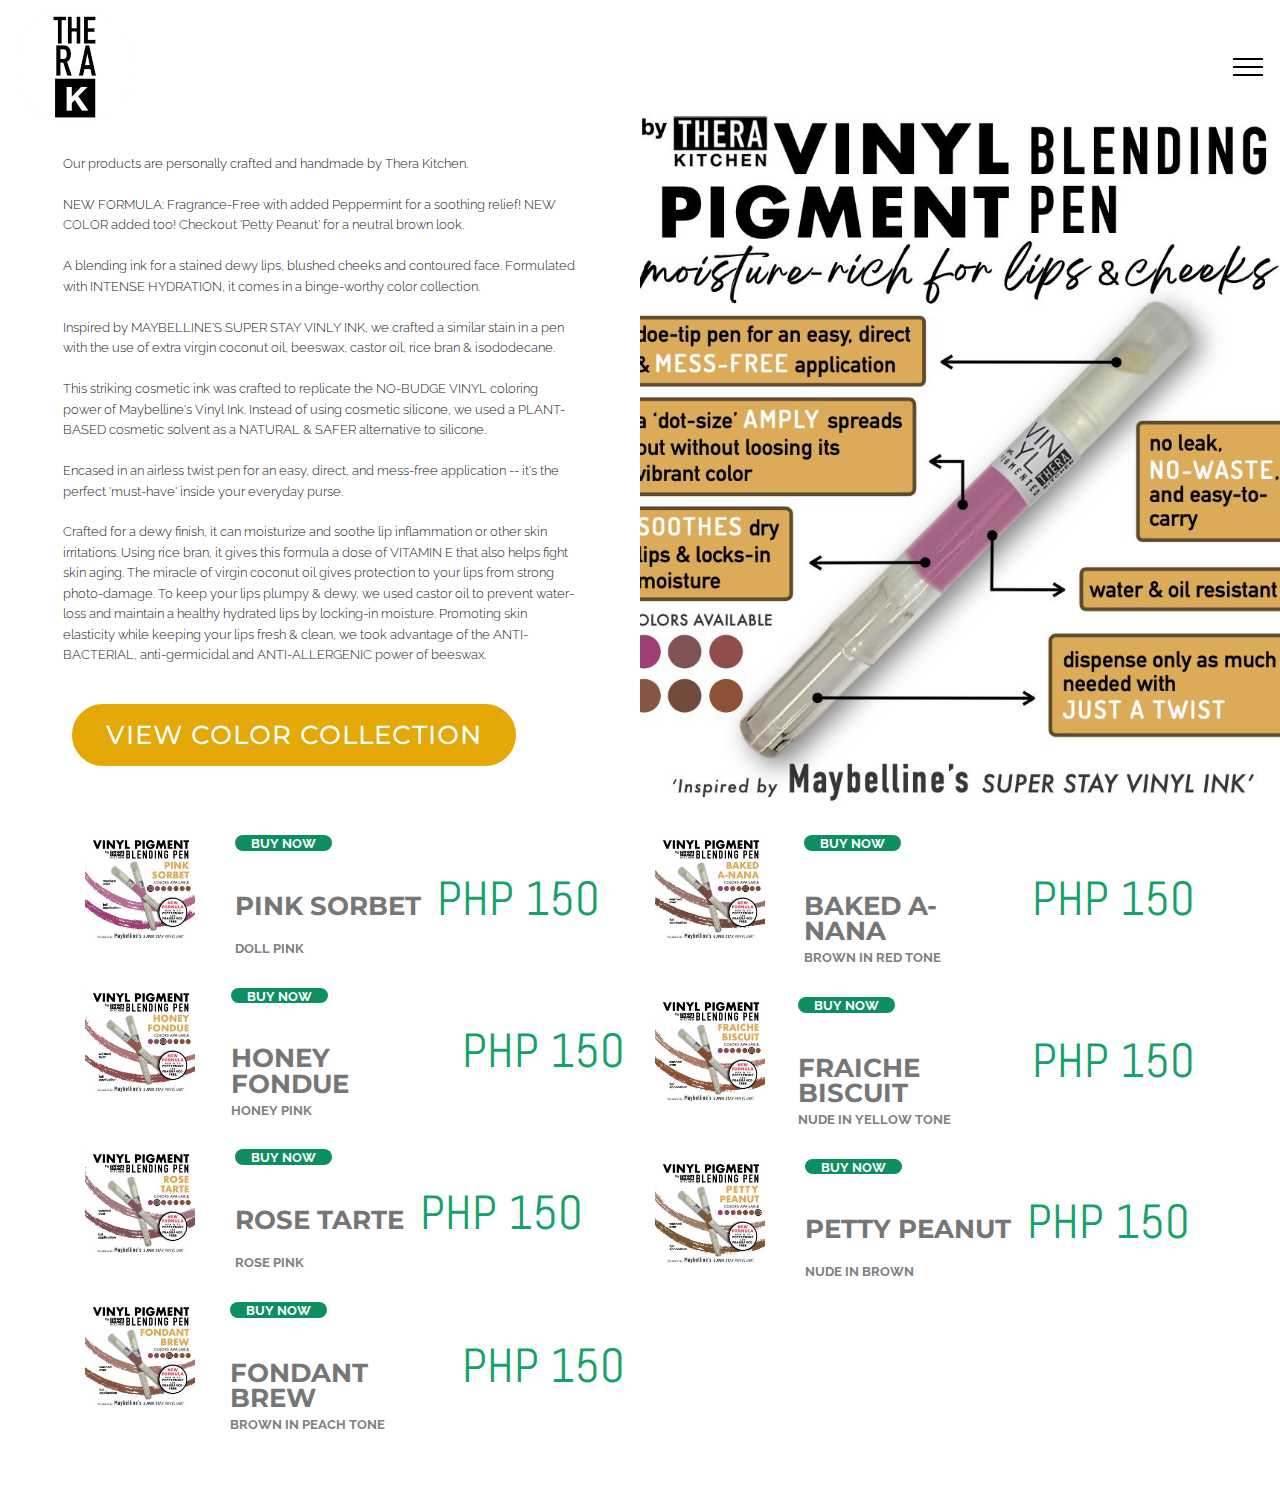
<file: page5.html>
<!DOCTYPE html>
<html  >
<head>
  <!-- Site made with Mobirise Website Builder v4.12.4, https://mobirise.com -->
  <meta charset="UTF-8">
  <meta http-equiv="X-UA-Compatible" content="IE=edge">
  <meta name="generator" content="Mobirise v4.12.4, mobirise.com">
  <meta name="viewport" content="width=device-width, initial-scale=1, minimum-scale=1">
  <link rel="shortcut icon" href="assets/images/thera-round-logo-1-118x118.png" type="image/x-icon">
  <meta name="description" content="">
  
  
  <title>VINLY BLEND</title>
  <link rel="stylesheet" href="assets/web/assets/mobirise-icons/mobirise-icons.css">
  <link rel="stylesheet" href="assets/web/assets/mobirise-icons2/mobirise2.css">
  <link rel="stylesheet" href="assets/bootstrap/css/bootstrap.min.css">
  <link rel="stylesheet" href="assets/bootstrap/css/bootstrap-grid.min.css">
  <link rel="stylesheet" href="assets/bootstrap/css/bootstrap-reboot.min.css">
  <link rel="stylesheet" href="assets/dropdown/css/style.css">
  <link rel="stylesheet" href="assets/socicon/css/styles.css">
  <link rel="stylesheet" href="assets/theme/css/style.css">
  <link href="assets/fonts/style.css" rel="stylesheet">
  <link rel="preload" as="style" href="assets/mobirise/css/mbr-additional.css"><link rel="stylesheet" href="assets/mobirise/css/mbr-additional.css" type="text/css">
  
  
  
</head>
<body>
  <section class="menu cid-uieN7eFgqv" once="menu" id="menu1-2l">

    
    

    <nav class="navbar navbar-dropdown navbar-fixed-top collapsed">
        <div class="navbar-brand">
            <span class="navbar-logo">
                <a href="index.html">
                    <img src="assets/images/thera-round-logo-1-118x118.png" alt="Mobirise" title="" style="height: 7.4rem;">
                </a>
            </span>
            
        </div>
        <button class="navbar-toggler" type="button" data-toggle="collapse" data-target="#navbarSupportedContent" aria-controls="navbarNavAltMarkup" aria-expanded="false" aria-label="Toggle navigation">
            <div class="hamburger">
                <span></span>
                <span></span>
                <span></span>
                <span></span>
            </div>
        </button>
      <div class="collapse navbar-collapse" id="navbarSupportedContent">
            <ul class="navbar-nav nav-dropdown nav-right" data-app-modern-menu="true"><li class="nav-item">
                    <a class="nav-link link text-black display-7" href="sms:+639989528137">
                        CONTACT</a>
                </li>
                <li class="nav-item">
                    <a class="nav-link link text-black display-7" href="https://www.lbcexpress.com/track/" target="_blank">TRACK ORDER</a>
                </li></ul>
            <div class="icons-menu">
              
                <a href="https://www.facebook.com/therakitchenph/" target="_blank"><span class="p-2 mbr-iconfont socicon-facebook socicon" style="font-size: 27px;"></span></a>
              
              <a href="tel:+639989528137">
                <span class="p-2 mbr-iconfont mobi-mbri-phone mobi-mbri" style="font-size: 28px;"></span>
              </a>
              
              
              
              
            </div>
            
      </div>
    </nav>
</section>

<section class="features16 cid-uieN7heeZb" id="features16-2m">

    

    
    <div class="container-fluid">
        <div class="row main align-items-center">
            <div class="col-md-6 image-element align-self-stretch">
                <div class="img-wrap" style="width: 80%; height: 80%;">
                    <img src="assets/images/vinyl-pigment-ink-pen-1024x980.jpg" alt="" title="">
                </div>
            </div>
            <div class="col-md-6 text-element">
                <div class="text-content">
                    
                    
                    <div class="mbr-section-text">
                        <p class="mbr-text pt-3 mbr-light mbr-fonts-style align-left mbr-white display-7">Our products are personally crafted and handmade by Thera Kitchen.<br><br>NEW FORMULA: Fragrance-Free with added Peppermint for a soothing relief! NEW COLOR added too! Checkout 'Petty Peanut' for a neutral brown look.<br><br>A blending ink for a stained dewy lips, blushed cheeks and contoured face. Formulated with INTENSE HYDRATION, it comes in a binge-worthy color collection.<br><br>Inspired by MAYBELLINE'S SUPER STAY VINLY INK, we crafted a similar stain in a pen with the use of extra virgin coconut oil, beeswax, castor oil, rice bran &amp; isododecane.<br><br>This striking cosmetic ink was crafted to replicate the NO-BUDGE VINYL coloring power of Maybelline's Vinyl Ink. Instead of using cosmetic silicone, we used a PLANT-BASED cosmetic solvent as a NATURAL &amp; SAFER alternative to silicone. <br><br>Encased in an airless twist pen for an easy, direct, and mess-free application -- it's the perfect 'must-have' inside your everyday purse.<br><br>Crafted for a dewy finish, it can moisturize and soothe lip inflammation or other skin irritations. Using rice bran, it gives this formula a dose of VITAMIN E that also helps fight skin aging. The miracle of virgin coconut oil gives protection to your lips from strong photo-damage. To keep your lips plumpy &amp; dewy, we used castor oil to prevent water-loss and maintain a healthy hydrated lips by locking-in moisture. Promoting skin elasticity while keeping your lips fresh &amp; clean, we took advantage of the ANTI-BACTERIAL, anti-germicidal and ANTI-ALLERGENIC power of beeswax.<br></p>
                    </div>
                    <div class="mbr-section-btn pt-3 align-left"><a class="btn btn-md btn-warning display-4" href="page1.html#bottom">VIEW COLOR COLLECTION</a></div>
                </div>
            </div>
        </div>
    </div>          
</section>

<section class="content03 cid-uieN7iydUx" id="content03-2n">

    

    

    <div class="container">
        
        

        <div class="row">
            <div class="col-md-12 col-lg-6">
                <div class="menu-group">



                    <div class="row menu-row">
                        



                        
                        
                        
                    <div class="col-md-12 menu-item">
                            <div class="mbr-figure">
                                <a href="https://kaojao.com/therakitchen/item/8fa45153-2400-4030-bf30-b4ec3ef1033f" target="_blank"><img src="assets/images/vinyl-pen-pink-sorbet-2-220x211.jpg" alt="Mobirise" title=""></a>
                            </div>
                            <div class="wrapper">
                                <h5 class="item-tag mbr-white mbr-bold mbr-fonts-style display-7"><a href="https://kaojao.com/therakitchen/item/8fa45153-2400-4030-bf30-b4ec3ef1033f" target="_blank" class="text-white"><strong>BUY NOW</strong></a></h5>
                                <div class="menu-box">

                                    <p class="box-text mbr-black mbr-bold mbr-fonts-style display-4">PINK SORBET</p>
                                    <div class="line"></div>
                                    <span class="mbr-fonts-style mbr-bold box-price mbr-black display-5"><span style="font-weight: normal;"><a href="https://kaojao.com/therakitchen/item/8fa45153-2400-4030-bf30-b4ec3ef1033f" target="_blank" class="text-info">PHP 150</a></span></span>
                                </div>
                                <h3 class="item-title mbr-fonts-style display-7"><strong>DOLL PINK</strong></h3>
                            </div>
                        </div><div class="col-md-12 menu-item">
                            <div class="mbr-figure">
                                <a href="https://kaojao.com/therakitchen/item/de7c19d3-d396-454d-936f-5fe6a71ebf15" target="_blank"><img src="assets/images/vinyl-pen-honey-fondue-2-220x211.jpg" alt="Mobirise" title=""></a>
                            </div>
                            <div class="wrapper">
                                <h5 class="item-tag mbr-white mbr-bold mbr-fonts-style display-7"><a href="https://kaojao.com/therakitchen/item/de7c19d3-d396-454d-936f-5fe6a71ebf15" target="_blank" class="text-white"><strong>BUY NOW</strong></a></h5>
                                <div class="menu-box">

                                    <p class="box-text mbr-black mbr-bold mbr-fonts-style display-4">HONEY FONDUE</p>
                                    <div class="line"></div>
                                    <span class="mbr-fonts-style mbr-bold box-price mbr-black display-5"><span style="font-weight: normal;"><a href="https://kaojao.com/therakitchen/item/de7c19d3-d396-454d-936f-5fe6a71ebf15" target="_blank" class="text-info">PHP 150</a></span></span>
                                </div>
                                <h3 class="item-title mbr-fonts-style display-7"><strong>HONEY PINK</strong></h3>
                            </div>
                        </div><div class="col-md-12 menu-item">
                            <div class="mbr-figure">
                                <a href="https://kaojao.com/therakitchen/item/2d94bab4-355b-4f60-b937-bb07e8c12f05" target="_blank"><img src="assets/images/vinyl-pen-rose-tarte-2-220x211.jpg" alt="Mobirise" title=""></a>
                            </div>
                            <div class="wrapper">
                                <h5 class="item-tag mbr-white mbr-bold mbr-fonts-style display-7"><a href="https://kaojao.com/therakitchen/item/2d94bab4-355b-4f60-b937-bb07e8c12f05" target="_blank" class="text-white"><strong>BUY NOW</strong></a></h5>
                                <div class="menu-box">

                                    <p class="box-text mbr-black mbr-bold mbr-fonts-style display-4">ROSE TARTE</p>
                                    <div class="line"></div>
                                    <span class="mbr-fonts-style mbr-bold box-price mbr-black display-5"><span style="font-weight: normal;"><a href="https://kaojao.com/therakitchen/item/2d94bab4-355b-4f60-b937-bb07e8c12f05" target="_blank" class="text-info">PHP 150</a></span></span>
                                </div>
                                <h3 class="item-title mbr-fonts-style display-7"><strong>ROSE PINK</strong></h3>
                            </div>
                        </div><div class="col-md-12 menu-item">
                            <div class="mbr-figure">
                                <a href="https://kaojao.com/therakitchen/item/fd7e2a8a-affc-4ae8-b8cb-8e3c7d94c0c3" target="_blank"><img src="assets/images/vinyl-pen-fondant-brew-2-220x211.jpg" alt="Mobirise" title=""></a>
                            </div>
                            <div class="wrapper">
                                <h5 class="item-tag mbr-white mbr-bold mbr-fonts-style display-7"><a href="https://kaojao.com/therakitchen/item/fd7e2a8a-affc-4ae8-b8cb-8e3c7d94c0c3" class="text-white"><strong>BUY NOW</strong></a></h5>
                                <div class="menu-box">

                                    <p class="box-text mbr-black mbr-bold mbr-fonts-style display-4">FONDANT BREW</p>
                                    <div class="line"></div>
                                    <span class="mbr-fonts-style mbr-bold box-price mbr-black display-5"><span style="font-weight: normal;"><a href="https://kaojao.com/therakitchen/item/fd7e2a8a-affc-4ae8-b8cb-8e3c7d94c0c3" target="_blank" class="text-info">PHP 150</a></span></span>
                                </div>
                                <h3 class="item-title mbr-fonts-style display-7"><strong>BROWN IN PEACH TONE</strong></h3>
                            </div>
                        </div></div>
                </div>




            </div>


            <div class="col-md-12 col-lg-6">
                <div class="menu-group">



                    <div class="row menu-row">
                        


                        
                        
                        
                    <div class="col-md-12 menu-item">

                            <div class="mbr-figure">
                                <a href="https://kaojao.com/therakitchen/item/6c32abea-1234-4016-989e-2d8249a53542" target="_blank"><img src="assets/images/vinyl-pen-baked-a-nana-2-220x211.jpg" alt="Mobirise" title=""></a>
                            </div>
                            <div class="wrapper">
                                <h5 class="item-tag mbr-white mbr-bold mbr-fonts-style display-7"><a href="https://kaojao.com/therakitchen/item/6c32abea-1234-4016-989e-2d8249a53542" target="_blank" class="text-white"><strong>BUY NOW</strong></a></h5>
                                <div class="menu-box">

                                    <p class="box-text mbr-black mbr-bold mbr-fonts-style display-4">BAKED A-NANA</p>
                                    <div class="line"></div>
                                    <span class="mbr-fonts-style mbr-bold box-price mbr-black display-5"><span style="font-weight: normal;"><a href="https://kaojao.com/therakitchen/item/6c32abea-1234-4016-989e-2d8249a53542" target="_blank" class="text-info">PHP 150</a></span></span>
                                </div>
                                <h3 class="item-title mbr-fonts-style display-7"><strong>BROWN IN RED TONE</strong></h3>
                            </div>
                        </div><div class="col-md-12 menu-item">

                            <div class="mbr-figure">
                                <a href="https://kaojao.com/therakitchen/item/c50787d1-3884-4d9e-b39b-e73a153f4d69" target="_blank"><img src="assets/images/vinyl-pen-fraiche-biscuit-2-220x211.jpg" alt="Mobirise" title=""></a>
                            </div>
                            <div class="wrapper">
                                <h5 class="item-tag mbr-white mbr-bold mbr-fonts-style display-7"><a href="https://kaojao.com/therakitchen/item/c50787d1-3884-4d9e-b39b-e73a153f4d69" target="_blank" class="text-white"><strong>BUY NOW</strong></a></h5>
                                <div class="menu-box">

                                    <p class="box-text mbr-black mbr-bold mbr-fonts-style display-4">FRAICHE BISCUIT</p>
                                    <div class="line"></div>
                                    <span class="mbr-fonts-style mbr-bold box-price mbr-black display-5"><span style="font-weight: normal;"><a href="https://kaojao.com/therakitchen/item/c50787d1-3884-4d9e-b39b-e73a153f4d69" target="_blank" class="text-info">PHP 150</a></span></span>
                                </div>
                                <h3 class="item-title mbr-fonts-style display-7"><strong>NUDE IN YELLOW TONE</strong></h3>
                            </div>
                        </div><div class="col-md-12 menu-item">

                            <div class="mbr-figure">
                                <a href="https://kaojao.com/therakitchen/item/28976bb5-91d7-431c-9158-d45f0ee462cd" target="_blank"><img src="assets/images/vinyl-pen-petty-peanut-220x211.jpg" alt="Mobirise" title=""></a>
                            </div>
                            <div class="wrapper">
                                <h5 class="item-tag mbr-white mbr-bold mbr-fonts-style display-7"><a href="https://kaojao.com/therakitchen/item/28976bb5-91d7-431c-9158-d45f0ee462cd" target="_blank" class="text-white"><strong>BUY NOW</strong></a></h5>
                                <div class="menu-box">

                                    <p class="box-text mbr-black mbr-bold mbr-fonts-style display-4">PETTY PEANUT<br></p>
                                    <div class="line"></div>
                                    <span class="mbr-fonts-style mbr-bold box-price mbr-black display-5"><span style="font-weight: normal;"><a href="https://kaojao.com/therakitchen/item/28976bb5-91d7-431c-9158-d45f0ee462cd" target="_blank" class="text-info">PHP 150</a></span></span>
                                </div>
                                <h3 class="item-title mbr-fonts-style display-7"><strong>NUDE IN BROWN</strong></h3>
                            </div>
                        </div></div>
                </div>
            </div>

        </div>
    </div>
</section>


  <script src="assets/web/assets/jquery/jquery.min.js"></script>
  <script src="assets/popper/popper.min.js"></script>
  <script src="assets/bootstrap/js/bootstrap.min.js"></script>
  <script src="assets/smoothscroll/smooth-scroll.js"></script>
  <script src="assets/dropdown/js/nav-dropdown.js"></script>
  <script src="assets/dropdown/js/navbar-dropdown.js"></script>
  <script src="assets/touchswipe/jquery.touch-swipe.min.js"></script>
  <script src="assets/theme/js/script.js"></script>
  
  
</body>
</html>
</file>
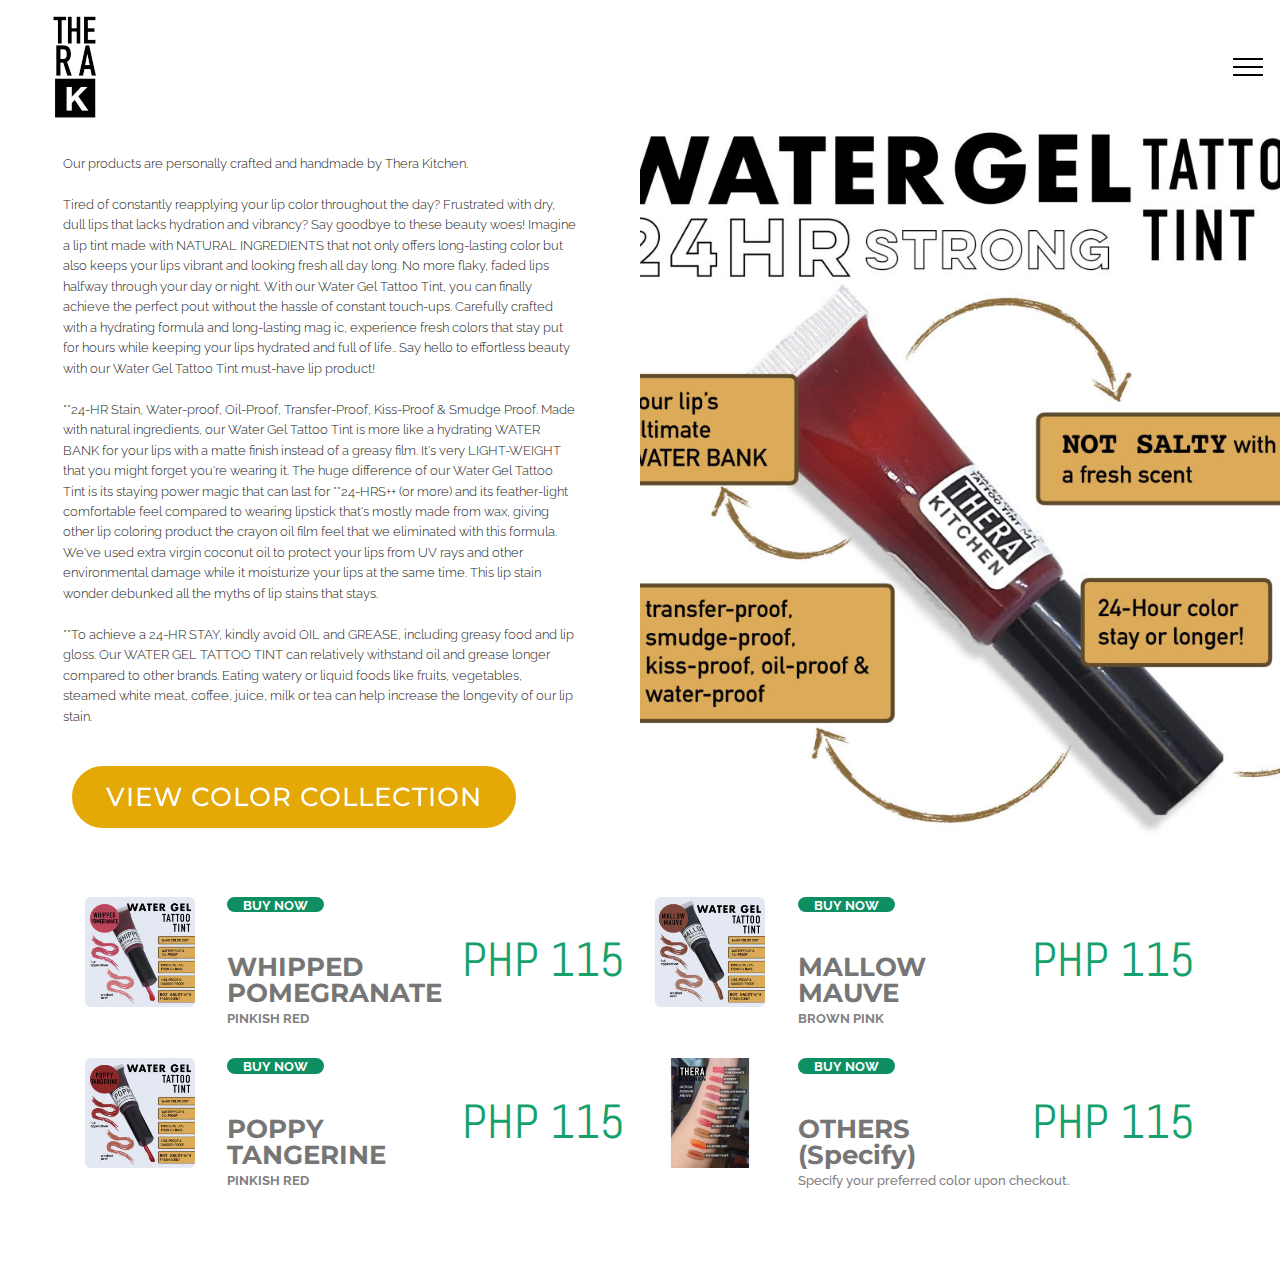
<file: page8.html>
<!DOCTYPE html>
<html  >
<head>
  <!-- Site made with Mobirise Website Builder v4.12.4, https://mobirise.com -->
  <meta charset="UTF-8">
  <meta http-equiv="X-UA-Compatible" content="IE=edge">
  <meta name="generator" content="Mobirise v4.12.4, mobirise.com">
  <meta name="viewport" content="width=device-width, initial-scale=1, minimum-scale=1">
  <link rel="shortcut icon" href="assets/images/thera-round-logo-1-118x118.png" type="image/x-icon">
  <meta name="description" content="">
  
  
  <title>WATER GEL</title>
  <link rel="stylesheet" href="assets/web/assets/mobirise-icons/mobirise-icons.css">
  <link rel="stylesheet" href="assets/web/assets/mobirise-icons2/mobirise2.css">
  <link rel="stylesheet" href="assets/bootstrap/css/bootstrap.min.css">
  <link rel="stylesheet" href="assets/bootstrap/css/bootstrap-grid.min.css">
  <link rel="stylesheet" href="assets/bootstrap/css/bootstrap-reboot.min.css">
  <link rel="stylesheet" href="assets/dropdown/css/style.css">
  <link rel="stylesheet" href="assets/socicon/css/styles.css">
  <link rel="stylesheet" href="assets/theme/css/style.css">
  <link href="assets/fonts/style.css" rel="stylesheet">
  <link rel="preload" as="style" href="assets/mobirise/css/mbr-additional.css"><link rel="stylesheet" href="assets/mobirise/css/mbr-additional.css" type="text/css">
  
  
  
</head>
<body>
  <section class="menu cid-uidsou79Sk" once="menu" id="menu1-1s">

    
    

    <nav class="navbar navbar-dropdown navbar-fixed-top collapsed">
        <div class="navbar-brand">
            <span class="navbar-logo">
                <a href="index.html">
                    <img src="assets/images/thera-round-logo-1-118x118.png" alt="Mobirise" title="" style="height: 7.4rem;">
                </a>
            </span>
            
        </div>
        <button class="navbar-toggler" type="button" data-toggle="collapse" data-target="#navbarSupportedContent" aria-controls="navbarNavAltMarkup" aria-expanded="false" aria-label="Toggle navigation">
            <div class="hamburger">
                <span></span>
                <span></span>
                <span></span>
                <span></span>
            </div>
        </button>
      <div class="collapse navbar-collapse" id="navbarSupportedContent">
            <ul class="navbar-nav nav-dropdown nav-right" data-app-modern-menu="true"><li class="nav-item">
                    <a class="nav-link link text-black display-7" href="sms:+639989528137">
                        CONTACT</a>
                </li>
                <li class="nav-item">
                    <a class="nav-link link text-black display-7" href="https://www.lbcexpress.com/track/" target="_blank">TRACK ORDER</a>
                </li></ul>
            <div class="icons-menu">
              
                <a href="https://www.facebook.com/therakitchenph/" target="_blank"><span class="p-2 mbr-iconfont socicon-facebook socicon" style="font-size: 27px;"></span></a>
              
              <a href="tel:+639989528137">
                <span class="p-2 mbr-iconfont mobi-mbri-phone mobi-mbri" style="font-size: 28px;"></span>
              </a>
              
              
              
              
            </div>
            
      </div>
    </nav>
</section>

<section class="features16 cid-uiduPbEGXQ" id="features16-21">

    

    
    <div class="container-fluid">
        <div class="row main align-items-center">
            <div class="col-md-6 image-element align-self-stretch">
                <div class="img-wrap" style="width: 80%; height: 80%;">
                    <img src="assets/images/water-gel-features-1040x995.jpg" alt="" title="">
                </div>
            </div>
            <div class="col-md-6 text-element">
                <div class="text-content">
                    
                    
                    <div class="mbr-section-text">
                        <p class="mbr-text pt-3 mbr-light mbr-fonts-style align-left mbr-white display-7">Our products are personally crafted and handmade by Thera Kitchen.<br><br>Tired of constantly reapplying your lip color throughout the day? Frustrated with dry, dull lips that lacks hydration and vibrancy? Say goodbye to these beauty woes!  Imagine a lip tint made with NATURAL INGREDIENTS that not only offers long-lasting color but also keeps your lips vibrant and looking fresh all day long. No more flaky, faded lips halfway through your day or night. With our Water Gel Tattoo Tint, you can finally achieve the perfect pout without the hassle of constant touch-ups.  Carefully crafted with a hydrating formula and long-lasting mag ic, experience fresh colors that stay put for hours while keeping your lips hydrated and full of life.. Say hello to effortless beauty with our Water Gel Tattoo Tint must-have lip product!<br><br>**24-HR Stain, Water-proof, Oil-Proof, Transfer-Proof, Kiss-Proof &amp; Smudge Proof. Made with natural ingredients, our Water Gel Tattoo Tint is more like a hydrating WATER BANK for your lips with a matte finish instead of a greasy film. It's very LIGHT-WEIGHT that you might forget you're wearing it. The huge difference of our Water Gel Tattoo Tint is its staying power magic that can last for **24-HRS++ (or more) and its feather-light comfortable feel compared to wearing lipstick that's mostly made from wax, giving other lip coloring product the crayon oil film feel that we eliminated with this formula. We've used extra virgin coconut oil to protect your lips from UV rays and other environmental damage while it moisturize your lips at the same time.  This lip stain wonder debunked all the myths of lip stains that stays. <br><br>**To achieve a 24-HR STAY, kindly avoid OIL and GREASE, including greasy food and lip gloss. Our WATER GEL TATTOO TINT can relatively withstand oil and grease longer compared to other brands. Eating watery or liquid foods like fruits, vegetables, steamed white meat, coffee, juice, milk or tea can help increase the longevity of our lip stain.&nbsp;</p>
                    </div>
                    <div class="mbr-section-btn pt-3 align-left"><a class="btn btn-md btn-warning display-4" href="page1.html#bottom">VIEW COLOR COLLECTION</a></div>
                </div>
            </div>
        </div>
    </div>          
</section>

<section class="content03 cid-uidsoyGywQ" id="content03-1u">

    

    

    <div class="container">
        
        

        <div class="row">
            <div class="col-md-12 col-lg-6">
                <div class="menu-group">



                    <div class="row menu-row">
                        



                        
                        
                        
                    <div class="col-md-12 menu-item">
                            <div class="mbr-figure">
                                <img src="assets/images/whipped-pomegranate-220x211.jpg" alt="Mobirise" title="">
                            </div>
                            <div class="wrapper">
                                <h5 class="item-tag mbr-white mbr-bold mbr-fonts-style display-7"><a href="page1.html" target="_blank" class="text-white"><strong>BUY NOW</strong></a></h5>
                                <div class="menu-box">

                                    <p class="box-text mbr-black mbr-bold mbr-fonts-style display-4">WHIPPED POMEGRANATE</p>
                                    <div class="line"></div>
                                    <span class="mbr-fonts-style mbr-bold box-price mbr-black display-5"><a href="https://kaojao.com/therakitchen/item/5c786df4-7f90-45c0-8c9c-53edcebb30c8" target="_blank" class="text-info">PHP 115</a></span>
                                </div>
                                <h3 class="item-title mbr-fonts-style display-7"><strong>PINKISH RED</strong></h3>
                            </div>
                        </div><div class="col-md-12 menu-item">
                            <div class="mbr-figure">
                                <img src="assets/images/poppy-tangerine-220x211.jpg" alt="Mobirise" title="">
                            </div>
                            <div class="wrapper">
                                <h5 class="item-tag mbr-white mbr-bold mbr-fonts-style display-7"><a href="page1.html" target="_blank" class="text-white"><strong>BUY NOW</strong></a></h5>
                                <div class="menu-box">

                                    <p class="box-text mbr-black mbr-bold mbr-fonts-style display-4">POPPY TANGERINE</p>
                                    <div class="line"></div>
                                    <span class="mbr-fonts-style mbr-bold box-price mbr-black display-5"><a href="https://kaojao.com/therakitchen/item/5c786df4-7f90-45c0-8c9c-53edcebb30c8" target="_blank" class="text-info">PHP 115</a></span>
                                </div>
                                <h3 class="item-title mbr-fonts-style display-7"><strong>PINKISH RED</strong></h3>
                            </div>
                        </div></div>
                </div>




            </div>


            <div class="col-md-12 col-lg-6">
                <div class="menu-group">



                    <div class="row menu-row">
                        


                        
                        
                        
                    <div class="col-md-12 menu-item">

                            <div class="mbr-figure">
                                <img src="assets/images/mallow-mauve-220x211.jpg" alt="Mobirise" title="">
                            </div>
                            <div class="wrapper">
                                <h5 class="item-tag mbr-white mbr-bold mbr-fonts-style display-7"><a href="page3.html" target="_blank" class="text-white"><strong>BUY NOW</strong></a></h5>
                                <div class="menu-box">

                                    <p class="box-text mbr-black mbr-bold mbr-fonts-style display-4">MALLOW MAUVE</p>
                                    <div class="line"></div>
                                    <span class="mbr-fonts-style mbr-bold box-price mbr-black display-5"><span style="font-weight: normal;">PHP&nbsp;<a href="https://kaojao.com/therakitchen/item/e4eb9460-d62f-44ce-ad40-548ca2c08386" target="_blank" class="text-info">1</a>15</span></span>
                                </div>
                                <h3 class="item-title mbr-fonts-style display-7"><strong>BROWN PINK</strong></h3>
                            </div>
                        </div><div class="col-md-12 menu-item">

                            <div class="mbr-figure">
                                <img src="assets/images/water-gel-color-palette-220x220.jpg" alt="Mobirise" title="">
                            </div>
                            <div class="wrapper">
                                <h5 class="item-tag mbr-white mbr-bold mbr-fonts-style display-7"><a href="page3.html" target="_blank" class="text-white"><strong>BUY NOW</strong></a></h5>
                                <div class="menu-box">

                                    <p class="box-text mbr-black mbr-bold mbr-fonts-style display-4">OTHERS (Specify)<br></p>
                                    <div class="line"></div>
                                    <span class="mbr-fonts-style mbr-bold box-price mbr-black display-5"><span style="font-weight: normal;"><a href="https://kaojao.com/therakitchen/item/8e45dbea-a9cb-48e5-a642-0b24e7674ccb" target="_blank" class="text-info">PHP 115</a></span></span>
                                </div>
                                <h3 class="item-title mbr-fonts-style display-7">Specify your preferred color upon checkout.</h3>
                            </div>
                        </div></div>
                </div>
            </div>

        </div>
    </div>
</section>


  <script src="assets/web/assets/jquery/jquery.min.js"></script>
  <script src="assets/popper/popper.min.js"></script>
  <script src="assets/bootstrap/js/bootstrap.min.js"></script>
  <script src="assets/smoothscroll/smooth-scroll.js"></script>
  <script src="assets/dropdown/js/nav-dropdown.js"></script>
  <script src="assets/dropdown/js/navbar-dropdown.js"></script>
  <script src="assets/touchswipe/jquery.touch-swipe.min.js"></script>
  <script src="assets/theme/js/script.js"></script>
  
  
</body>
</html>
</file>
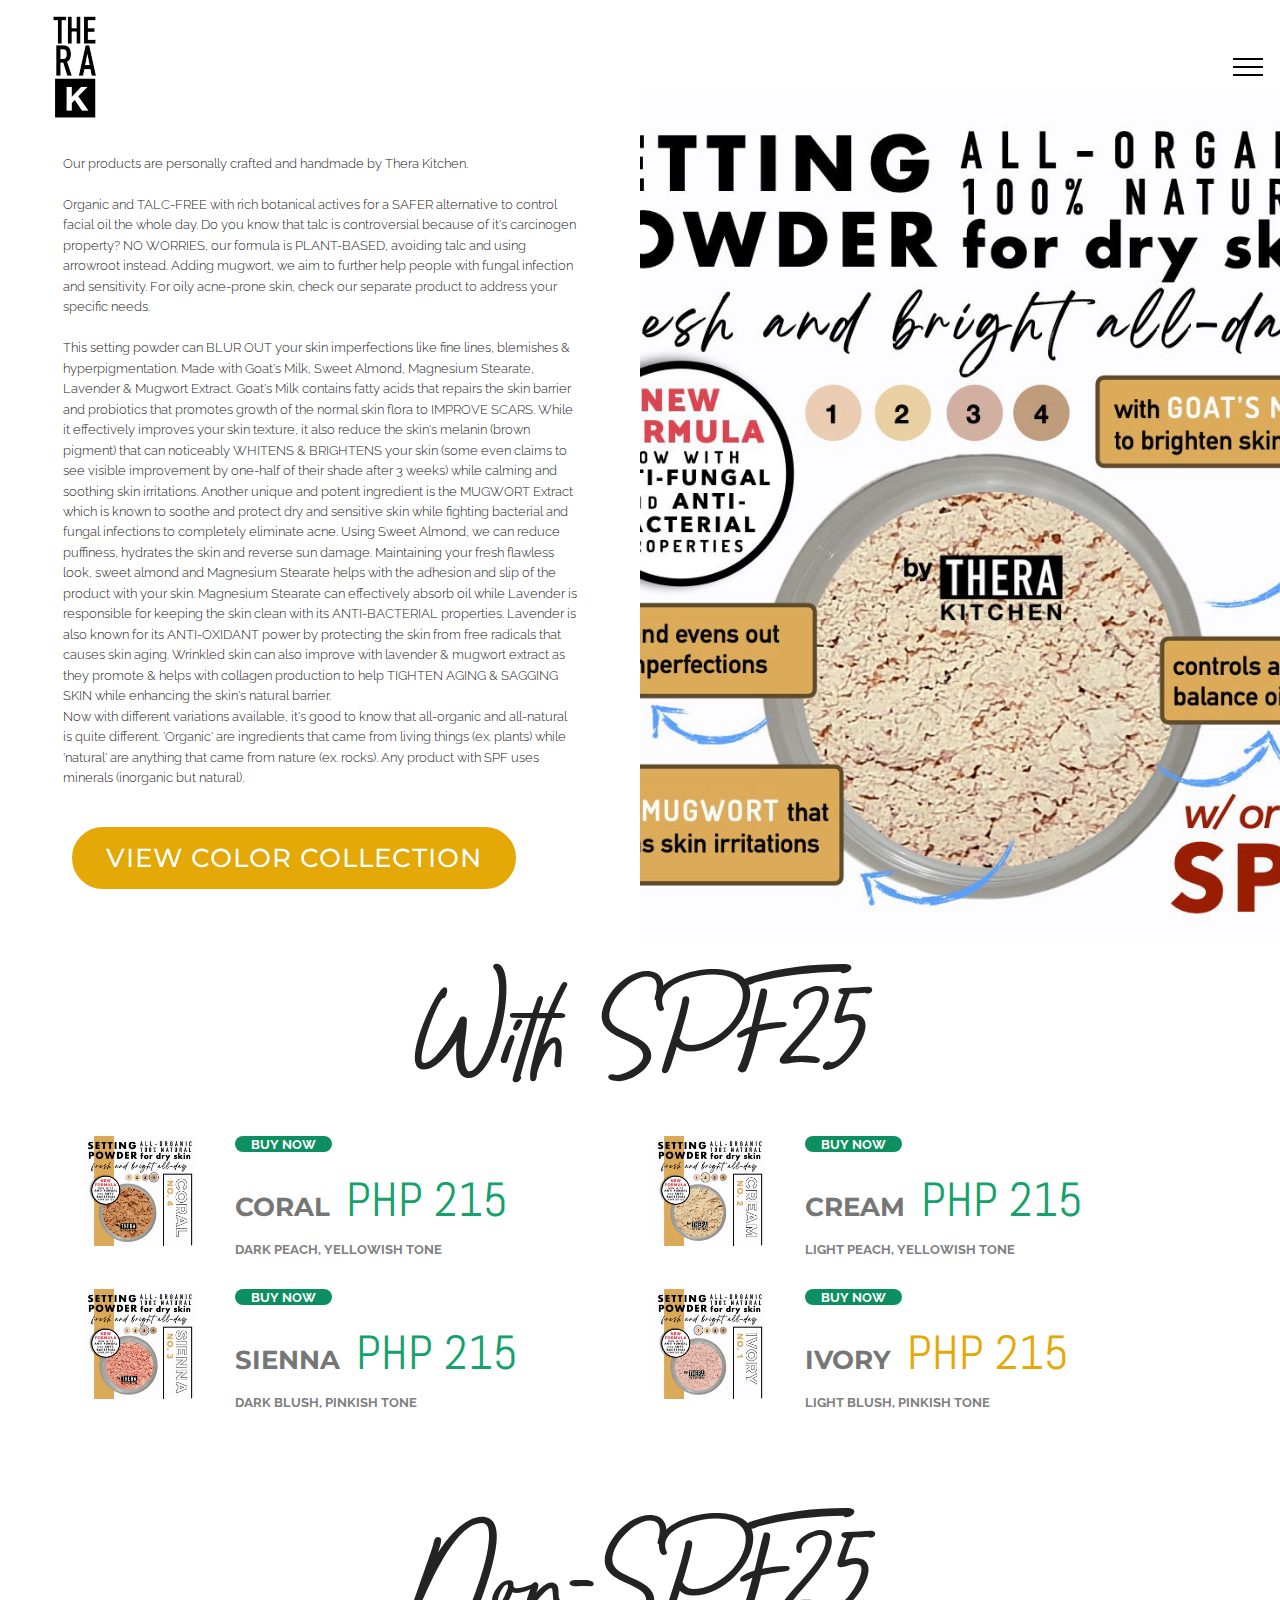
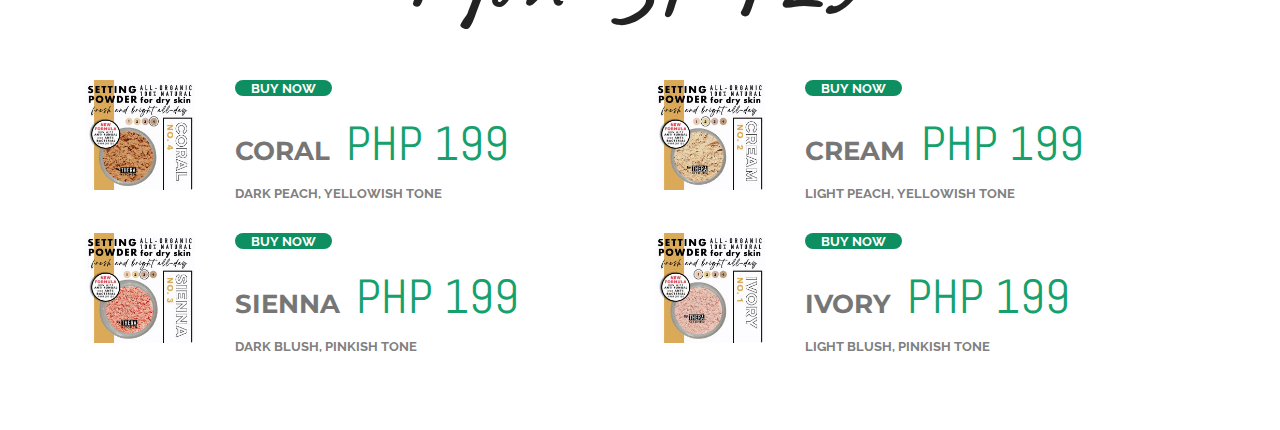
<file: page9.html>
<!DOCTYPE html>
<html  >
<head>
  <!-- Site made with Mobirise Website Builder v4.12.4, https://mobirise.com -->
  <meta charset="UTF-8">
  <meta http-equiv="X-UA-Compatible" content="IE=edge">
  <meta name="generator" content="Mobirise v4.12.4, mobirise.com">
  <meta name="viewport" content="width=device-width, initial-scale=1, minimum-scale=1">
  <link rel="shortcut icon" href="assets/images/thera-round-logo-1-118x118.png" type="image/x-icon">
  <meta name="description" content="">
  
  
  <title>SETTING / FOUNDATION (DRY)</title>
  <link rel="stylesheet" href="assets/web/assets/mobirise-icons/mobirise-icons.css">
  <link rel="stylesheet" href="assets/web/assets/mobirise-icons2/mobirise2.css">
  <link rel="stylesheet" href="assets/bootstrap/css/bootstrap.min.css">
  <link rel="stylesheet" href="assets/bootstrap/css/bootstrap-grid.min.css">
  <link rel="stylesheet" href="assets/bootstrap/css/bootstrap-reboot.min.css">
  <link rel="stylesheet" href="assets/dropdown/css/style.css">
  <link rel="stylesheet" href="assets/socicon/css/styles.css">
  <link rel="stylesheet" href="assets/theme/css/style.css">
  <link href="assets/fonts/style.css" rel="stylesheet">
  <link rel="preload" as="style" href="assets/mobirise/css/mbr-additional.css"><link rel="stylesheet" href="assets/mobirise/css/mbr-additional.css" type="text/css">
  
  
  
</head>
<body>
  <section class="menu cid-uieGcNj2c1" once="menu" id="menu1-22">

    
    

    <nav class="navbar navbar-dropdown navbar-fixed-top collapsed">
        <div class="navbar-brand">
            <span class="navbar-logo">
                <a href="index.html">
                    <img src="assets/images/thera-round-logo-1-118x118.png" alt="Mobirise" title="" style="height: 7.4rem;">
                </a>
            </span>
            
        </div>
        <button class="navbar-toggler" type="button" data-toggle="collapse" data-target="#navbarSupportedContent" aria-controls="navbarNavAltMarkup" aria-expanded="false" aria-label="Toggle navigation">
            <div class="hamburger">
                <span></span>
                <span></span>
                <span></span>
                <span></span>
            </div>
        </button>
      <div class="collapse navbar-collapse" id="navbarSupportedContent">
            <ul class="navbar-nav nav-dropdown nav-right" data-app-modern-menu="true"><li class="nav-item">
                    <a class="nav-link link text-black display-7" href="sms:+639989528137">
                        CONTACT</a>
                </li>
                <li class="nav-item">
                    <a class="nav-link link text-black display-7" href="https://www.lbcexpress.com/track/" target="_blank">TRACK ORDER</a>
                </li></ul>
            <div class="icons-menu">
              
                <a href="https://www.facebook.com/therakitchenph/" target="_blank"><span class="p-2 mbr-iconfont socicon-facebook socicon" style="font-size: 27px;"></span></a>
              
              <a href="tel:+639989528137">
                <span class="p-2 mbr-iconfont mobi-mbri-phone mobi-mbri" style="font-size: 28px;"></span>
              </a>
              
              
              
              
            </div>
            
      </div>
    </nav>
</section>

<section class="features16 cid-uieGcOKyLU" id="features16-23">

    

    
    <div class="container-fluid">
        <div class="row main align-items-center">
            <div class="col-md-6 image-element align-self-stretch">
                <div class="img-wrap" style="width: 80%; height: 80%;">
                    <img src="assets/images/setting-powder-dry-cover-1024x980.jpg" alt="" title="">
                </div>
            </div>
            <div class="col-md-6 text-element">
                <div class="text-content">
                    
                    
                    <div class="mbr-section-text">
                        <p class="mbr-text pt-3 mbr-light mbr-fonts-style align-left mbr-white display-7">Our products are personally crafted and handmade by Thera Kitchen.<br><br>Organic and TALC-FREE with rich botanical actives for a SAFER alternative to control facial oil the whole day.  Do you know that talc is controversial because of it's carcinogen property? NO WORRIES, our formula is PLANT-BASED, avoiding talc and using arrowroot instead. Adding mugwort, we aim to further help people with fungal infection and sensitivity. For oily acne-prone skin, check our separate product to address your specific needs. <br><br>This setting powder can BLUR OUT your skin imperfections like fine lines, blemishes &amp; hyperpigmentation. Made with Goat's Milk, Sweet Almond, Magnesium Stearate, Lavender &amp; Mugwort Extract. Goat's Milk contains fatty acids that repairs the skin barrier and probiotics that promotes growth of the normal skin flora to IMPROVE SCARS. While it effectively improves your skin texture, it also reduce the skin's melanin (brown pigment) that can noticeably WHITENS &amp; BRIGHTENS your skin (some even claims to see visible improvement by one-half of their shade after 3 weeks) while calming and soothing skin irritations. Another unique and potent ingredient is the MUGWORT Extract which is known to soothe and protect dry and sensitive skin while fighting bacterial and fungal infections to completely eliminate acne. Using Sweet Almond, we can reduce puffiness, hydrates the skin and reverse sun damage. Maintaining your fresh flawless look, sweet almond and Magnesium Stearate helps with the adhesion and slip of the product with your skin. Magnesium Stearate can effectively absorb oil while Lavender is responsible for keeping the skin clean with its ANTI-BACTERIAL properties. Lavender is also known for its ANTI-OXIDANT power by protecting the skin from free radicals that causes skin aging. Wrinkled skin can also improve with lavender &amp; mugwort extract as they promote &amp; helps with collagen production to help TIGHTEN AGING &amp; SAGGING SKIN while enhancing the skin's natural barrier.<br>Now with different variations available, it's good to know that all-organic and all-natural is quite different. 'Organic' are ingredients that came from living things (ex. plants) while 'natural' are anything that came from nature (ex. rocks).  Any product with SPF uses minerals (inorganic but natural).&nbsp;<br></p>
                    </div>
                    <div class="mbr-section-btn pt-3 align-left"><a class="btn btn-md btn-warning display-4" href="page1.html#bottom">VIEW COLOR COLLECTION</a></div>
                </div>
            </div>
        </div>
    </div>          
</section>

<section class="content03 cid-uieGcPiX18" id="content03-24">

    

    

    <div class="container">
        <h4 class="mbr-section-subtitle mbr-semibold align-center mbr-fonts-style display-2">With SPF25</h4>
        

        <div class="row">
            <div class="col-md-12 col-lg-6">
                <div class="menu-group">



                    <div class="row menu-row">
                        



                        
                        
                        
                    <div class="col-md-12 menu-item">
                            <div class="mbr-figure">
                                <a href="https://kaojao.com/therakitchen/item/f53dddbf-7cba-4996-8f18-cbff9ae248cc" target="_blank"><img src="assets/images/setting-powder-dry-coral-220x211.jpg" alt="Mobirise" title=""></a>
                            </div>
                            <div class="wrapper">
                                <h5 class="item-tag mbr-white mbr-bold mbr-fonts-style display-7"><a href="https://kaojao.com/therakitchen/item/f53dddbf-7cba-4996-8f18-cbff9ae248cc" target="_blank" class="text-white"><strong>BUY NOW</strong></a></h5>
                                <div class="menu-box">

                                    <p class="box-text mbr-black mbr-bold mbr-fonts-style display-4">CORAL</p>
                                    <div class="line"></div>
                                    <span class="mbr-fonts-style mbr-bold box-price mbr-black display-5"><span style="font-weight: normal;"><a href="https://kaojao.com/therakitchen/item/f53dddbf-7cba-4996-8f18-cbff9ae248cc" target="_blank" class="text-info">PHP 215</a></span></span>
                                </div>
                                <h3 class="item-title mbr-fonts-style display-7"><strong>DARK PEACH, YELLOWISH TONE</strong></h3>
                            </div>
                        </div><div class="col-md-12 menu-item">
                            <div class="mbr-figure">
                                <a href="https://kaojao.com/therakitchen/item/f53dddbf-7cba-4996-8f18-cbff9ae248cc" target="_blank"><img src="assets/images/setting-powder-dry-sienna-2-220x211.jpg" alt="Mobirise" title=""></a>
                            </div>
                            <div class="wrapper">
                                <h5 class="item-tag mbr-white mbr-bold mbr-fonts-style display-7"><a href="https://kaojao.com/therakitchen/item/f53dddbf-7cba-4996-8f18-cbff9ae248cc" target="_blank" class="text-white"><strong>BUY NOW</strong></a></h5>
                                <div class="menu-box">

                                    <p class="box-text mbr-black mbr-bold mbr-fonts-style display-4">SIENNA</p>
                                    <div class="line"></div>
                                    <span class="mbr-fonts-style mbr-bold box-price mbr-black display-5"><span style="font-weight: normal;"><a href="https://kaojao.com/therakitchen/item/f53dddbf-7cba-4996-8f18-cbff9ae248cc" target="_blank" class="text-info">PHP 215</a></span></span>
                                </div>
                                <h3 class="item-title mbr-fonts-style display-7"><strong>DARK BLUSH, PINKISH TONE</strong></h3>
                            </div>
                        </div></div>
                </div>




            </div>


            <div class="col-md-12 col-lg-6">
                <div class="menu-group">



                    <div class="row menu-row">
                        


                        
                        
                        
                    <div class="col-md-12 menu-item">

                            <div class="mbr-figure">
                                <a href="https://kaojao.com/therakitchen/item/f53dddbf-7cba-4996-8f18-cbff9ae248cc" target="_blank"><img src="assets/images/setting-powder-dry-cream-2-220x211.jpg" alt="Mobirise" title=""></a>
                            </div>
                            <div class="wrapper">
                                <h5 class="item-tag mbr-white mbr-bold mbr-fonts-style display-7"><a href="https://kaojao.com/therakitchen/item/f53dddbf-7cba-4996-8f18-cbff9ae248cc" target="_blank" class="text-white"><strong>BUY NOW</strong></a></h5>
                                <div class="menu-box">

                                    <p class="box-text mbr-black mbr-bold mbr-fonts-style display-4">CREAM</p>
                                    <div class="line"></div>
                                    <span class="mbr-fonts-style mbr-bold box-price mbr-black display-5"><span style="font-weight: normal;"><a href="https://kaojao.com/therakitchen/item/f53dddbf-7cba-4996-8f18-cbff9ae248cc" target="_blank" class="text-info">PHP 215</a></span></span>
                                </div>
                                <h3 class="item-title mbr-fonts-style display-7"><strong>LIGHT PEACH, YELLOWISH TONE</strong></h3>
                            </div>
                        </div><div class="col-md-12 menu-item">

                            <div class="mbr-figure">
                                <a href="https://kaojao.com/therakitchen/item/f53dddbf-7cba-4996-8f18-cbff9ae248cc" target="_blank"><img src="assets/images/setting-powder-dry-ivory-2-220x211.jpg" alt="Mobirise" title=""></a>
                            </div>
                            <div class="wrapper">
                                <h5 class="item-tag mbr-white mbr-bold mbr-fonts-style display-7"><a href="https://kaojao.com/therakitchen/item/f53dddbf-7cba-4996-8f18-cbff9ae248cc" target="_blank" class="text-white"><strong>BUY NOW</strong></a></h5>
                                <div class="menu-box">

                                    <p class="box-text mbr-black mbr-bold mbr-fonts-style display-4">IVORY<br></p>
                                    <div class="line"></div>
                                    <span class="mbr-fonts-style mbr-bold box-price mbr-black display-5"><span style="font-weight: normal;"><a href="https://kaojao.com/therakitchen/item/f53dddbf-7cba-4996-8f18-cbff9ae248cc" target="_blank">PHP 215</a></span></span>
                                </div>
                                <h3 class="item-title mbr-fonts-style display-7"><strong>LIGHT BLUSH, PINKISH TONE</strong></h3>
                            </div>
                        </div></div>
                </div>
            </div>

        </div>
    </div>
</section>

<section class="content03 cid-uieJcPoLDQ" id="content03-25">

    

    

    <div class="container">
        <h4 class="mbr-section-subtitle mbr-semibold align-center mbr-fonts-style display-2">Non-SPF25</h4>
        

        <div class="row">
            <div class="col-md-12 col-lg-6">
                <div class="menu-group">



                    <div class="row menu-row">
                        



                        
                        
                        
                    <div class="col-md-12 menu-item">
                            <div class="mbr-figure">
                                <a href="https://kaojao.com/therakitchen/item/097daba4-9090-44e4-91a1-cb8d3e014b14" target="_blank"><img src="assets/images/setting-powder-dry-coral-220x211.jpg" alt="Mobirise" title=""></a>
                            </div>
                            <div class="wrapper">
                                <h5 class="item-tag mbr-white mbr-bold mbr-fonts-style display-7"><a href="https://kaojao.com/therakitchen/item/097daba4-9090-44e4-91a1-cb8d3e014b14" target="_blank" class="text-white"><strong>BUY NOW</strong></a></h5>
                                <div class="menu-box">

                                    <p class="box-text mbr-black mbr-bold mbr-fonts-style display-4">CORAL</p>
                                    <div class="line"></div>
                                    <span class="mbr-fonts-style mbr-bold box-price mbr-black display-5"><span style="font-weight: normal;"><a href="https://kaojao.com/therakitchen/item/097daba4-9090-44e4-91a1-cb8d3e014b14" target="_blank" class="text-info">PHP 199</a></span></span>
                                </div>
                                <h3 class="item-title mbr-fonts-style display-7"><strong>DARK PEACH, YELLOWISH TONE</strong></h3>
                            </div>
                        </div><div class="col-md-12 menu-item">
                            <div class="mbr-figure">
                                <a href="https://kaojao.com/therakitchen/item/097daba4-9090-44e4-91a1-cb8d3e014b14" target="_blank"><img src="assets/images/setting-powder-dry-sienna-2-220x211.jpg" alt="Mobirise" title=""></a>
                            </div>
                            <div class="wrapper">
                                <h5 class="item-tag mbr-white mbr-bold mbr-fonts-style display-7"><a href="https://kaojao.com/therakitchen/item/097daba4-9090-44e4-91a1-cb8d3e014b14" target="_blank" class="text-white"><strong>BUY NOW</strong></a></h5>
                                <div class="menu-box">

                                    <p class="box-text mbr-black mbr-bold mbr-fonts-style display-4">SIENNA</p>
                                    <div class="line"></div>
                                    <span class="mbr-fonts-style mbr-bold box-price mbr-black display-5"><span style="font-weight: normal;"><a href="https://kaojao.com/therakitchen/item/097daba4-9090-44e4-91a1-cb8d3e014b14" target="_blank" class="text-info">PHP 199</a></span></span>
                                </div>
                                <h3 class="item-title mbr-fonts-style display-7"><strong>DARK BLUSH, PINKISH TONE</strong></h3>
                            </div>
                        </div></div>
                </div>




            </div>


            <div class="col-md-12 col-lg-6">
                <div class="menu-group">



                    <div class="row menu-row">
                        


                        
                        
                        
                    <div class="col-md-12 menu-item">

                            <div class="mbr-figure">
                                <a href="https://kaojao.com/therakitchen/item/097daba4-9090-44e4-91a1-cb8d3e014b14" target="_blank"><img src="assets/images/setting-powder-dry-cream-2-220x211.jpg" alt="Mobirise" title=""></a>
                            </div>
                            <div class="wrapper">
                                <h5 class="item-tag mbr-white mbr-bold mbr-fonts-style display-7"><a href="https://kaojao.com/therakitchen/item/097daba4-9090-44e4-91a1-cb8d3e014b14" target="_blank" class="text-white"><strong>BUY NOW</strong></a></h5>
                                <div class="menu-box">

                                    <p class="box-text mbr-black mbr-bold mbr-fonts-style display-4">CREAM</p>
                                    <div class="line"></div>
                                    <span class="mbr-fonts-style mbr-bold box-price mbr-black display-5"><span style="font-weight: normal;"><a href="https://kaojao.com/therakitchen/item/097daba4-9090-44e4-91a1-cb8d3e014b14" target="_blank" class="text-info">PHP 199</a></span></span>
                                </div>
                                <h3 class="item-title mbr-fonts-style display-7"><strong>LIGHT PEACH, YELLOWISH TONE</strong></h3>
                            </div>
                        </div><div class="col-md-12 menu-item">

                            <div class="mbr-figure">
                                <a href="https://kaojao.com/therakitchen/item/097daba4-9090-44e4-91a1-cb8d3e014b14" target="_blank"><img src="assets/images/setting-powder-dry-ivory-2-220x211.jpg" alt="Mobirise" title=""></a>
                            </div>
                            <div class="wrapper">
                                <h5 class="item-tag mbr-white mbr-bold mbr-fonts-style display-7"><a href="https://kaojao.com/therakitchen/item/097daba4-9090-44e4-91a1-cb8d3e014b14" target="_blank" class="text-white"><strong>BUY NOW</strong></a></h5>
                                <div class="menu-box">

                                    <p class="box-text mbr-black mbr-bold mbr-fonts-style display-4">IVORY<br></p>
                                    <div class="line"></div>
                                    <span class="mbr-fonts-style mbr-bold box-price mbr-black display-5"><span style="font-weight: normal;"><a href="https://kaojao.com/therakitchen/item/097daba4-9090-44e4-91a1-cb8d3e014b14" target="_blank" class="text-info">PHP 199</a></span></span>
                                </div>
                                <h3 class="item-title mbr-fonts-style display-7"><strong>LIGHT BLUSH, PINKISH TONE</strong></h3>
                            </div>
                        </div></div>
                </div>
            </div>

        </div>
    </div>
</section>


  <script src="assets/web/assets/jquery/jquery.min.js"></script>
  <script src="assets/popper/popper.min.js"></script>
  <script src="assets/bootstrap/js/bootstrap.min.js"></script>
  <script src="assets/smoothscroll/smooth-scroll.js"></script>
  <script src="assets/dropdown/js/nav-dropdown.js"></script>
  <script src="assets/dropdown/js/navbar-dropdown.js"></script>
  <script src="assets/touchswipe/jquery.touch-swipe.min.js"></script>
  <script src="assets/theme/js/script.js"></script>
  
  
</body>
</html>
</file>
<file: assets/web/assets/mobirise-icons/mobirise-icons.css>
@font-face {
  font-family: 'MobiriseIcons';
  src:  url('mobirise-icons.eot?spat4u');
  src:  url('mobirise-icons.eot?spat4u#iefix') format('embedded-opentype'),
    url('mobirise-icons.ttf?spat4u') format('truetype'),
    url('mobirise-icons.woff?spat4u') format('woff'),
    url('mobirise-icons.svg?spat4u#MobiriseIcons') format('svg');
  font-weight: normal;
  font-style: normal;
  font-display: swap;
}

[class^="mbri-"], [class*=" mbri-"] {
  /* use !important to prevent issues with browser extensions that change fonts */
  font-family: MobiriseIcons !important;
  speak: none;
  font-style: normal;
  font-weight: normal;
  font-variant: normal;
  text-transform: none;
  line-height: 1;

  /* Better Font Rendering =========== */
  -webkit-font-smoothing: antialiased;
  -moz-osx-font-smoothing: grayscale;
}

.mbri-add-submenu:before {
  content: "\e900";
}
.mbri-alert:before {
  content: "\e901";
}
.mbri-align-center:before {
  content: "\e902";
}
.mbri-align-justify:before {
  content: "\e903";
}
.mbri-align-left:before {
  content: "\e904";
}
.mbri-align-right:before {
  content: "\e905";
}
.mbri-android:before {
  content: "\e906";
}
.mbri-apple:before {
  content: "\e907";
}
.mbri-arrow-down:before {
  content: "\e908";
}
.mbri-arrow-next:before {
  content: "\e909";
}
.mbri-arrow-prev:before {
  content: "\e90a";
}
.mbri-arrow-up:before {
  content: "\e90b";
}
.mbri-bold:before {
  content: "\e90c";
}
.mbri-bookmark:before {
  content: "\e90d";
}
.mbri-bootstrap:before {
  content: "\e90e";
}
.mbri-briefcase:before {
  content: "\e90f";
}
.mbri-browse:before {
  content: "\e910";
}
.mbri-bulleted-list:before {
  content: "\e911";
}
.mbri-calendar:before {
  content: "\e912";
}
.mbri-camera:before {
  content: "\e913";
}
.mbri-cart-add:before {
  content: "\e914";
}
.mbri-cart-full:before {
  content: "\e915";
}
.mbri-cash:before {
  content: "\e916";
}
.mbri-change-style:before {
  content: "\e917";
}
.mbri-chat:before {
  content: "\e918";
}
.mbri-clock:before {
  content: "\e919";
}
.mbri-close:before {
  content: "\e91a";
}
.mbri-cloud:before {
  content: "\e91b";
}
.mbri-code:before {
  content: "\e91c";
}
.mbri-contact-form:before {
  content: "\e91d";
}
.mbri-credit-card:before {
  content: "\e91e";
}
.mbri-cursor-click:before {
  content: "\e91f";
}
.mbri-cust-feedback:before {
  content: "\e920";
}
.mbri-database:before {
  content: "\e921";
}
.mbri-delivery:before {
  content: "\e922";
}
.mbri-desktop:before {
  content: "\e923";
}
.mbri-devices:before {
  content: "\e924";
}
.mbri-down:before {
  content: "\e925";
}
.mbri-download:before {
  content: "\e989";
}
.mbri-drag-n-drop:before {
  content: "\e927";
}
.mbri-drag-n-drop2:before {
  content: "\e928";
}
.mbri-edit:before {
  content: "\e929";
}
.mbri-edit2:before {
  content: "\e92a";
}
.mbri-error:before {
  content: "\e92b";
}
.mbri-extension:before {
  content: "\e92c";
}
.mbri-features:before {
  content: "\e92d";
}
.mbri-file:before {
  content: "\e92e";
}
.mbri-flag:before {
  content: "\e92f";
}
.mbri-folder:before {
  content: "\e930";
}
.mbri-gift:before {
  content: "\e931";
}
.mbri-github:before {
  content: "\e932";
}
.mbri-globe:before {
  content: "\e933";
}
.mbri-globe-2:before {
  content: "\e934";
}
.mbri-growing-chart:before {
  content: "\e935";
}
.mbri-hearth:before {
  content: "\e936";
}
.mbri-help:before {
  content: "\e937";
}
.mbri-home:before {
  content: "\e938";
}
.mbri-hot-cup:before {
  content: "\e939";
}
.mbri-idea:before {
  content: "\e93a";
}
.mbri-image-gallery:before {
  content: "\e93b";
}
.mbri-image-slider:before {
  content: "\e93c";
}
.mbri-info:before {
  content: "\e93d";
}
.mbri-italic:before {
  content: "\e93e";
}
.mbri-key:before {
  content: "\e93f";
}
.mbri-laptop:before {
  content: "\e940";
}
.mbri-layers:before {
  content: "\e941";
}
.mbri-left-right:before {
  content: "\e942";
}
.mbri-left:before {
  content: "\e943";
}
.mbri-letter:before {
  content: "\e944";
}
.mbri-like:before {
  content: "\e945";
}
.mbri-link:before {
  content: "\e946";
}
.mbri-lock:before {
  content: "\e947";
}
.mbri-login:before {
  content: "\e948";
}
.mbri-logout:before {
  content: "\e949";
}
.mbri-magic-stick:before {
  content: "\e94a";
}
.mbri-map-pin:before {
  content: "\e94b";
}
.mbri-menu:before {
  content: "\e94c";
}
.mbri-mobile:before {
  content: "\e94d";
}
.mbri-mobile2:before {
  content: "\e94e";
}
.mbri-mobirise:before {
  content: "\e94f";
}
.mbri-more-horizontal:before {
  content: "\e950";
}
.mbri-more-vertical:before {
  content: "\e951";
}
.mbri-music:before {
  content: "\e952";
}
.mbri-new-file:before {
  content: "\e953";
}
.mbri-numbered-list:before {
  content: "\e954";
}
.mbri-opened-folder:before {
  content: "\e955";
}
.mbri-pages:before {
  content: "\e956";
}
.mbri-paper-plane:before {
  content: "\e957";
}
.mbri-paperclip:before {
  content: "\e958";
}
.mbri-photo:before {
  content: "\e959";
}
.mbri-photos:before {
  content: "\e95a";
}
.mbri-pin:before {
  content: "\e95b";
}
.mbri-play:before {
  content: "\e95c";
}
.mbri-plus:before {
  content: "\e95d";
}
.mbri-preview:before {
  content: "\e95e";
}
.mbri-print:before {
  content: "\e95f";
}
.mbri-protect:before {
  content: "\e960";
}
.mbri-question:before {
  content: "\e961";
}
.mbri-quote-left:before {
  content: "\e962";
}
.mbri-quote-right:before {
  content: "\e963";
}
.mbri-refresh:before {
  content: "\e964";
}
.mbri-responsive:before {
  content: "\e965";
}
.mbri-right:before {
  content: "\e966";
}
.mbri-rocket:before {
  content: "\e967";
}
.mbri-sad-face:before {
  content: "\e968";
}
.mbri-sale:before {
  content: "\e969";
}
.mbri-save:before {
  content: "\e96a";
}
.mbri-search:before {
  content: "\e96b";
}
.mbri-setting:before {
  content: "\e96c";
}
.mbri-setting2:before {
  content: "\e96d";
}
.mbri-setting3:before {
  content: "\e96e";
}
.mbri-share:before {
  content: "\e96f";
}
.mbri-shopping-bag:before {
  content: "\e970";
}
.mbri-shopping-basket:before {
  content: "\e971";
}
.mbri-shopping-cart:before {
  content: "\e972";
}
.mbri-sites:before {
  content: "\e973";
}
.mbri-smile-face:before {
  content: "\e974";
}
.mbri-speed:before {
  content: "\e975";
}
.mbri-star:before {
  content: "\e976";
}
.mbri-success:before {
  content: "\e977";
}
.mbri-sun:before {
  content: "\e978";
}
.mbri-sun2:before {
  content: "\e979";
}
.mbri-tablet:before {
  content: "\e97a";
}
.mbri-tablet-vertical:before {
  content: "\e97b";
}
.mbri-target:before {
  content: "\e97c";
}
.mbri-timer:before {
  content: "\e97d";
}
.mbri-to-ftp:before {
  content: "\e97e";
}
.mbri-to-local-drive:before {
  content: "\e97f";
}
.mbri-touch-swipe:before {
  content: "\e980";
}
.mbri-touch:before {
  content: "\e981";
}
.mbri-trash:before {
  content: "\e982";
}
.mbri-underline:before {
  content: "\e983";
}
.mbri-unlink:before {
  content: "\e984";
}
.mbri-unlock:before {
  content: "\e985";
}
.mbri-up-down:before {
  content: "\e986";
}
.mbri-up:before {
  content: "\e987";
}
.mbri-update:before {
  content: "\e988";
}
.mbri-upload:before {
 content: "\e926"; 
}
.mbri-user:before {
  content: "\e98a";
}
.mbri-user2:before {
  content: "\e98b";
}
.mbri-users:before {
  content: "\e98c";
}
.mbri-video:before {
  content: "\e98d";
}
.mbri-video-play:before {
  content: "\e98e";
}
.mbri-watch:before {
  content: "\e98f";
}
.mbri-website-theme:before {
  content: "\e990";
}
.mbri-wifi:before {
  content: "\e991";
}
.mbri-windows:before {
  content: "\e992";
}
.mbri-zoom-out:before {
  content: "\e993";
}
.mbri-redo:before {
  content: "\e994";
}
.mbri-undo:before {
  content: "\e995";
}
</file>
<file: assets/web/assets/mobirise-icons2/mobirise2.css>
@font-face {
  font-family: 'Moririse2';
  font-display: swap;
  src:  url('mobirise2.eot?f2bix4');
  src:  url('mobirise2.eot?f2bix4#iefix') format('embedded-opentype'),
    url('mobirise2.ttf?f2bix4') format('truetype'),
    url('mobirise2.woff?f2bix4') format('woff'),
    url('mobirise2.svg?f2bix4#mobirise2') format('svg');
  font-weight: normal;
  font-style: normal;
}

[class^="mobi-"], [class*=" mobi-"] {
  /* use !important to prevent issues with browser extensions that change fonts */
  font-family: 'Moririse2' !important;
  speak: none;
  font-style: normal;
  font-weight: normal;
  font-variant: normal;
  text-transform: none;
  line-height: 1;

  /* Better Font Rendering =========== */
  -webkit-font-smoothing: antialiased;
  -moz-osx-font-smoothing: grayscale;
}

.mobi-mbri-add-submenu:before {
  content: "\e900";
}
.mobi-mbri-alert:before {
  content: "\e901";
}
.mobi-mbri-align-center:before {
  content: "\e902";
}
.mobi-mbri-align-justify:before {
  content: "\e903";
}
.mobi-mbri-align-left:before {
  content: "\e904";
}
.mobi-mbri-align-right:before {
  content: "\e905";
}
.mobi-mbri-android:before {
  content: "\e906";
}
.mobi-mbri-apple:before {
  content: "\e907";
}
.mobi-mbri-arrow-down:before {
  content: "\e908";
}
.mobi-mbri-arrow-next:before {
  content: "\e909";
}
.mobi-mbri-arrow-prev:before {
  content: "\e90a";
}
.mobi-mbri-arrow-up:before {
  content: "\e90b";
}
.mobi-mbri-bold:before {
  content: "\e90c";
}
.mobi-mbri-bookmark:before {
  content: "\e90d";
}
.mobi-mbri-bootstrap:before {
  content: "\e90e";
}
.mobi-mbri-briefcase:before {
  content: "\e90f";
}
.mobi-mbri-browse:before {
  content: "\e910";
}
.mobi-mbri-bulleted-list:before {
  content: "\e911";
}
.mobi-mbri-calendar:before {
  content: "\e912";
}
.mobi-mbri-camera:before {
  content: "\e913";
}
.mobi-mbri-cart-add:before {
  content: "\e914";
}
.mobi-mbri-cart-full:before {
  content: "\e915";
}
.mobi-mbri-cash:before {
  content: "\e916";
}
.mobi-mbri-change-style:before {
  content: "\e917";
}
.mobi-mbri-chat:before {
  content: "\e918";
}
.mobi-mbri-clock:before {
  content: "\e919";
}
.mobi-mbri-close:before {
  content: "\e91a";
}
.mobi-mbri-cloud:before {
  content: "\e91b";
}
.mobi-mbri-code:before {
  content: "\e91c";
}
.mobi-mbri-contact-form:before {
  content: "\e91d";
}
.mobi-mbri-credit-card:before {
  content: "\e91e";
}
.mobi-mbri-cursor-click:before {
  content: "\e91f";
}
.mobi-mbri-cust-feedback:before {
  content: "\e920";
}
.mobi-mbri-database:before {
  content: "\e921";
}
.mobi-mbri-delivery:before {
  content: "\e922";
}
.mobi-mbri-desktop:before {
  content: "\e923";
}
.mobi-mbri-devices:before {
  content: "\e924";
}
.mobi-mbri-down:before {
  content: "\e925";
}
.mobi-mbri-download-2:before {
  content: "\e926";
}
.mobi-mbri-download:before {
  content: "\e927";
}
.mobi-mbri-drag-n-drop-2:before {
  content: "\e928";
}
.mobi-mbri-drag-n-drop:before {
  content: "\e929";
}
.mobi-mbri-edit-2:before {
  content: "\e92a";
}
.mobi-mbri-edit:before {
  content: "\e92b";
}
.mobi-mbri-error:before {
  content: "\e92c";
}
.mobi-mbri-extension:before {
  content: "\e92d";
}
.mobi-mbri-features:before {
  content: "\e92e";
}
.mobi-mbri-file:before {
  content: "\e92f";
}
.mobi-mbri-flag:before {
  content: "\e930";
}
.mobi-mbri-folder:before {
  content: "\e931";
}
.mobi-mbri-gift:before {
  content: "\e932";
}
.mobi-mbri-github:before {
  content: "\e933";
}
.mobi-mbri-globe-2:before {
  content: "\e934";
}
.mobi-mbri-globe:before {
  content: "\e935";
}
.mobi-mbri-growing-chart:before {
  content: "\e936";
}
.mobi-mbri-hearth:before {
  content: "\e937";
}
.mobi-mbri-help:before {
  content: "\e938";
}
.mobi-mbri-home:before {
  content: "\e939";
}
.mobi-mbri-hot-cup:before {
  content: "\e93a";
}
.mobi-mbri-idea:before {
  content: "\e93b";
}
.mobi-mbri-image-gallery:before {
  content: "\e93c";
}
.mobi-mbri-image-slider:before {
  content: "\e93d";
}
.mobi-mbri-info:before {
  content: "\e93e";
}
.mobi-mbri-italic:before {
  content: "\e93f";
}
.mobi-mbri-key:before {
  content: "\e940";
}
.mobi-mbri-laptop:before {
  content: "\e941";
}
.mobi-mbri-layers:before {
  content: "\e942";
}
.mobi-mbri-left-right:before {
  content: "\e943";
}
.mobi-mbri-left:before {
  content: "\e944";
}
.mobi-mbri-letter:before {
  content: "\e945";
}
.mobi-mbri-like:before {
  content: "\e946";
}
.mobi-mbri-link:before {
  content: "\e947";
}
.mobi-mbri-lock:before {
  content: "\e948";
}
.mobi-mbri-login:before {
  content: "\e949";
}
.mobi-mbri-logout:before {
  content: "\e94a";
}
.mobi-mbri-magic-stick:before {
  content: "\e94b";
}
.mobi-mbri-map-pin:before {
  content: "\e94c";
}
.mobi-mbri-menu:before {
  content: "\e94d";
}
.mobi-mbri-mobile-2:before {
  content: "\e94e";
}
.mobi-mbri-mobile-horizontal:before {
  content: "\e94f";
}
.mobi-mbri-mobile:before {
  content: "\e950";
}
.mobi-mbri-mobirise:before {
  content: "\e951";
}
.mobi-mbri-more-horizontal:before {
  content: "\e952";
}
.mobi-mbri-more-vertical:before {
  content: "\e953";
}
.mobi-mbri-music:before {
  content: "\e954";
}
.mobi-mbri-new-file:before {
  content: "\e955";
}
.mobi-mbri-numbered-list:before {
  content: "\e956";
}
.mobi-mbri-opened-folder:before {
  content: "\e957";
}
.mobi-mbri-pages:before {
  content: "\e958";
}
.mobi-mbri-paper-plane:before {
  content: "\e959";
}
.mobi-mbri-paperclip:before {
  content: "\e95a";
}
.mobi-mbri-phone:before {
  content: "\e95b";
}
.mobi-mbri-photo:before {
  content: "\e95c";
}
.mobi-mbri-photos:before {
  content: "\e95d";
}
.mobi-mbri-pin:before {
  content: "\e95e";
}
.mobi-mbri-play:before {
  content: "\e95f";
}
.mobi-mbri-plus:before {
  content: "\e960";
}
.mobi-mbri-preview:before {
  content: "\e961";
}
.mobi-mbri-print:before {
  content: "\e962";
}
.mobi-mbri-protect:before {
  content: "\e963";
}
.mobi-mbri-question:before {
  content: "\e964";
}
.mobi-mbri-quote-left:before {
  content: "\e965";
}
.mobi-mbri-quote-right:before {
  content: "\e966";
}
.mobi-mbri-redo:before {
  content: "\e967";
}
.mobi-mbri-refresh:before {
  content: "\e968";
}
.mobi-mbri-responsive-2:before {
  content: "\e969";
}
.mobi-mbri-responsive:before {
  content: "\e96a";
}
.mobi-mbri-right:before {
  content: "\e96b";
}
.mobi-mbri-rocket:before {
  content: "\e96c";
}
.mobi-mbri-sad-face:before {
  content: "\e96d";
}
.mobi-mbri-sale:before {
  content: "\e96e";
}
.mobi-mbri-save:before {
  content: "\e96f";
}
.mobi-mbri-search:before {
  content: "\e970";
}
.mobi-mbri-setting-2:before {
  content: "\e971";
}
.mobi-mbri-setting-3:before {
  content: "\e972";
}
.mobi-mbri-setting:before {
  content: "\e973";
}
.mobi-mbri-share:before {
  content: "\e974";
}
.mobi-mbri-shopping-bag:before {
  content: "\e975";
}
.mobi-mbri-shopping-basket:before {
  content: "\e976";
}
.mobi-mbri-shopping-cart:before {
  content: "\e977";
}
.mobi-mbri-sites:before {
  content: "\e978";
}
.mobi-mbri-smile-face:before {
  content: "\e979";
}
.mobi-mbri-speed:before {
  content: "\e97a";
}
.mobi-mbri-star:before {
  content: "\e97b";
}
.mobi-mbri-success:before {
  content: "\e97c";
}
.mobi-mbri-sun:before {
  content: "\e97d";
}
.mobi-mbri-sun2:before {
  content: "\e97e";
}
.mobi-mbri-tablet-vertical:before {
  content: "\e97f";
}
.mobi-mbri-tablet:before {
  content: "\e980";
}
.mobi-mbri-target:before {
  content: "\e981";
}
.mobi-mbri-timer:before {
  content: "\e982";
}
.mobi-mbri-to-ftp:before {
  content: "\e983";
}
.mobi-mbri-to-local-drive:before {
  content: "\e984";
}
.mobi-mbri-touch-swipe:before {
  content: "\e985";
}
.mobi-mbri-touch:before {
  content: "\e986";
}
.mobi-mbri-trash:before {
  content: "\e987";
}
.mobi-mbri-underline:before {
  content: "\e988";
}
.mobi-mbri-undo:before {
  content: "\e989";
}
.mobi-mbri-unlink:before {
  content: "\e98a";
}
.mobi-mbri-unlock:before {
  content: "\e98b";
}
.mobi-mbri-up-down:before {
  content: "\e98c";
}
.mobi-mbri-up:before {
  content: "\e98d";
}
.mobi-mbri-update:before {
  content: "\e98e";
}
.mobi-mbri-upload-2:before {
  content: "\e98f";
}
.mobi-mbri-upload:before {
  content: "\e990";
}
.mobi-mbri-user-2:before {
  content: "\e991";
}
.mobi-mbri-user:before {
  content: "\e992";
}
.mobi-mbri-users:before {
  content: "\e993";
}
.mobi-mbri-video-play:before {
  content: "\e994";
}
.mobi-mbri-video:before {
  content: "\e995";
}
.mobi-mbri-watch:before {
  content: "\e996";
}
.mobi-mbri-website-theme-2:before {
  content: "\e997";
}
.mobi-mbri-website-theme:before {
  content: "\e998";
}
.mobi-mbri-wifi:before {
  content: "\e999";
}
.mobi-mbri-windows:before {
  content: "\e99a";
}
.mobi-mbri-zoom-in:before {
  content: "\e99b";
}
.mobi-mbri-zoom-out:before {
  content: "\e99c";
}
</file>
<file: assets/dropdown/css/style.css>
.navbar-dropdown {
  left: 0;
  padding: 0;
  position: absolute;
  right: 0;
  top: 0;
  transition: all 0.45s ease;
  z-index: 1030;
  background: #282828; }
  .navbar-dropdown .navbar-logo {
    margin-right: 0.8rem;
    transition: margin 0.3s ease-in-out;
    vertical-align: middle; }
    .navbar-dropdown .navbar-logo img {
      height: 3.125rem;
      transition: all 0.3s ease-in-out; }
    .navbar-dropdown .navbar-logo.mbr-iconfont {
      font-size: 3.125rem;
      line-height: 3.125rem; }
  .navbar-dropdown .navbar-caption {
    font-weight: 700;
    white-space: normal;
    vertical-align: -4px;
    line-height: 3.125rem !important; }
    .navbar-dropdown .navbar-caption, .navbar-dropdown .navbar-caption:hover {
      color: inherit;
      text-decoration: none; }
  .navbar-dropdown .mbr-iconfont + .navbar-caption {
    vertical-align: -1px; }
  .navbar-dropdown.navbar-fixed-top {
    position: fixed; }
  .navbar-dropdown .navbar-brand span {
    vertical-align: -4px; }
  .navbar-dropdown.bg-color.transparent {
    background: none; }
  .navbar-dropdown.navbar-short .navbar-brand {
    padding: 0.625rem 0; }
    .navbar-dropdown.navbar-short .navbar-brand span {
      vertical-align: -1px; }
  .navbar-dropdown.navbar-short .navbar-caption {
    line-height: 2.375rem !important;
    vertical-align: -2px; }
  .navbar-dropdown.navbar-short .navbar-logo {
    margin-right: 0.5rem; }
    .navbar-dropdown.navbar-short .navbar-logo img {
      height: 2.375rem; }
    .navbar-dropdown.navbar-short .navbar-logo.mbr-iconfont {
      font-size: 2.375rem;
      line-height: 2.375rem; }
  .navbar-dropdown.navbar-short .mbr-table-cell {
    height: 3.625rem; }
  .navbar-dropdown .navbar-close {
    left: 0.6875rem;
    position: fixed;
    top: 0.75rem;
    z-index: 1000; }
  .navbar-dropdown .hamburger-icon {
    content: "";
    display: inline-block;
    vertical-align: middle;
    width: 16px;
    -webkit-box-shadow: 0 -6px 0 1px #282828,0 0 0 1px #282828,0 6px 0 1px #282828;
    -moz-box-shadow: 0 -6px 0 1px #282828,0 0 0 1px #282828,0 6px 0 1px #282828;
    box-shadow: 0 -6px 0 1px #282828,0 0 0 1px #282828,0 6px 0 1px #282828; }

.dropdown-menu .dropdown-toggle[data-toggle="dropdown-submenu"]::after {
  border-bottom: 0.35em solid transparent;
  border-left: 0.35em solid;
  border-right: 0;
  border-top: 0.35em solid transparent;
  margin-left: 0.3rem; }

.dropdown-menu .dropdown-item:focus {
  outline: 0; }

.nav-dropdown {
  font-size: 0.75rem;
  font-weight: 500;
  height: auto !important; }
  .nav-dropdown .nav-btn {
    padding-left: 1rem; }
  .nav-dropdown .link {
    margin: .667em 1.667em;
    font-weight: 500;
    padding: 0;
    transition: color .2s ease-in-out; }
    .nav-dropdown .link.dropdown-toggle {
      margin-right: 2.583em; }
      .nav-dropdown .link.dropdown-toggle::after {
        margin-left: .25rem;
        border-top: 0.35em solid;
        border-right: 0.35em solid transparent;
        border-left: 0.35em solid transparent;
        border-bottom: 0; }
      .nav-dropdown .link.dropdown-toggle[aria-expanded="true"] {
        margin: 0;
        padding: 0.667em 3.263em  0.667em 1.667em; }
  .nav-dropdown .link::after,
  .nav-dropdown .dropdown-item::after {
    color: inherit; }
  .nav-dropdown .btn {
    font-size: 0.75rem;
    font-weight: 700;
    letter-spacing: 0;
    margin-bottom: 0;
    padding-left: 1.25rem;
    padding-right: 1.25rem; }
  .nav-dropdown .dropdown-menu {
    border-radius: 0;
    border: 0;
    left: 0;
    margin: 0;
    padding-bottom: 1.25rem;
    padding-top: 1.25rem;
    position: relative; }
  .nav-dropdown .dropdown-submenu {
    margin-left: 0.125rem;
    top: 0; }
  .nav-dropdown .dropdown-item {
    font-size: 0.8125rem;
    font-weight: 500;
    line-height: 2;
    padding: 0.3846em 4.615em 0.3846em 1.5385em;
    position: relative;
    transition: color .2s ease-in-out, background-color .2s ease-in-out; }
    .nav-dropdown .dropdown-item::after {
      margin-top: -0.3077em;
      position: absolute;
      right: 1.1538em;
      top: 50%; }
    .nav-dropdown .dropdown-item:focus, .nav-dropdown .dropdown-item:hover {
      background: none; }

@media (max-width: 767px) {
  .nav-dropdown.navbar-toggleable-sm {
    bottom: 0;
    display: none;
    left: 0;
    overflow-x: hidden;
    position: fixed;
    top: 0;
    transform: translateX(-100%);
    -ms-transform: translateX(-100%);
    -webkit-transform: translateX(-100%);
    width: 18.75rem;
    z-index: 999; } }
.nav-dropdown.navbar-toggleable-xl {
  bottom: 0;
  display: none;
  left: 0;
  overflow-x: hidden;
  position: fixed;
  top: 0;
  transform: translateX(-100%);
  -ms-transform: translateX(-100%);
  -webkit-transform: translateX(-100%);
  width: 18.75rem;
  z-index: 999; }

.nav-dropdown-sm {
  display: block !important;
  overflow-x: hidden;
  overflow: auto;
  padding-top: 3.875rem; }
  .nav-dropdown-sm::after {
    content: "";
    display: block;
    height: 3rem;
    width: 100%; }
  .nav-dropdown-sm.collapse.in ~ .navbar-close {
    display: block !important; }
  .nav-dropdown-sm.collapsing, .nav-dropdown-sm.collapse.in {
    transform: translateX(0);
    -ms-transform: translateX(0);
    -webkit-transform: translateX(0);
    transition: all 0.25s ease-out;
    -webkit-transition: all 0.25s ease-out;
    background: #282828; }
  .nav-dropdown-sm.collapsing[aria-expanded="false"] {
    transform: translateX(-100%);
    -ms-transform: translateX(-100%);
    -webkit-transform: translateX(-100%); }
  .nav-dropdown-sm .nav-item {
    display: block;
    margin-left: 0 !important;
    padding-left: 0; }
  .nav-dropdown-sm .link,
  .nav-dropdown-sm .dropdown-item {
    border-top: 1px dotted rgba(255, 255, 255, 0.1);
    font-size: 0.8125rem;
    line-height: 1.6;
    margin: 0 !important;
    padding: 0.875rem 2.4rem 0.875rem 1.5625rem !important;
    position: relative;
    white-space: normal; }
    .nav-dropdown-sm .link:focus, .nav-dropdown-sm .link:hover,
    .nav-dropdown-sm .dropdown-item:focus,
    .nav-dropdown-sm .dropdown-item:hover {
      background: rgba(0, 0, 0, 0.2) !important;
      color: #c0a375; }
  .nav-dropdown-sm .nav-btn {
    position: relative;
    padding: 1.5625rem 1.5625rem 0 1.5625rem; }
    .nav-dropdown-sm .nav-btn::before {
      border-top: 1px dotted rgba(255, 255, 255, 0.1);
      content: "";
      left: 0;
      position: absolute;
      top: 0;
      width: 100%; }
    .nav-dropdown-sm .nav-btn + .nav-btn {
      padding-top: 0.625rem; }
      .nav-dropdown-sm .nav-btn + .nav-btn::before {
        display: none; }
  .nav-dropdown-sm .btn {
    padding: 0.625rem 0; }
  .nav-dropdown-sm .dropdown-toggle[data-toggle="dropdown-submenu"]::after {
    margin-left: .25rem;
    border-top: 0.35em solid;
    border-right: 0.35em solid transparent;
    border-left: 0.35em solid transparent;
    border-bottom: 0; }
  .nav-dropdown-sm .dropdown-toggle[data-toggle="dropdown-submenu"][aria-expanded="true"]::after {
    border-top: 0;
    border-right: 0.35em solid transparent;
    border-left: 0.35em solid transparent;
    border-bottom: 0.35em solid; }
  .nav-dropdown-sm .dropdown-menu {
    margin: 0;
    padding: 0;
    position: relative;
    top: 0;
    left: 0;
    width: 100%;
    border: 0;
    float: none;
    border-radius: 0;
    background: none; }
  .nav-dropdown-sm .dropdown-submenu {
    left: 100%;
    margin-left: 0.125rem;
    margin-top: -1.25rem;
    top: 0; }

.navbar-toggleable-sm .nav-dropdown .dropdown-menu {
  position: absolute; }

.navbar-toggleable-sm .nav-dropdown .dropdown-submenu {
  left: 100%;
  margin-left: 0.125rem;
  margin-top: -1.25rem;
  top: 0; }

.navbar-toggleable-sm.opened .nav-dropdown .dropdown-menu {
  position: relative; }

.navbar-toggleable-sm.opened .nav-dropdown .dropdown-submenu {
  left: 0;
  margin-left: 00rem;
  margin-top: 0rem;
  top: 0; }

.is-builder .nav-dropdown.collapsing {
  transition: none !important; }

/*# sourceMappingURL=style.css.map */
</file>
<file: assets/socicon/css/styles.css>
@charset "UTF-8";

@font-face {
  font-family: 'Socicon';
  src:  url('../fonts/socicon.eot');
  src:  url('../fonts/socicon.eot?#iefix') format('embedded-opentype'),
    url('../fonts/socicon.woff2') format('woff2'),
    url('../fonts/socicon.ttf') format('truetype'),
    url('../fonts/socicon.woff') format('woff'),
    url('../fonts/socicon.svg#socicon') format('svg');
  font-weight: normal;
  font-style: normal;
}

[data-icon]:before {
  font-family: "socicon" !important;
  content: attr(data-icon);
  font-style: normal !important;
  font-weight: normal !important;
  font-variant: normal !important;
  text-transform: none !important;
  speak: none;
  line-height: 1;
  -webkit-font-smoothing: antialiased;
  -moz-osx-font-smoothing: grayscale;
}

[class^="socicon-"], [class*=" socicon-"] {
  /* use !important to prevent issues with browser extensions that change fonts */
  font-family: 'Socicon' !important;
  speak: none;
  font-style: normal;
  font-weight: normal;
  font-variant: normal;
  text-transform: none;
  line-height: 1;

  /* Better Font Rendering =========== */
  -webkit-font-smoothing: antialiased;
  -moz-osx-font-smoothing: grayscale;
}

.socicon-eitaa:before {
  content: "\e97c";
}
.socicon-soroush:before {
  content: "\e97d";
}
.socicon-bale:before {
  content: "\e97e";
}
.socicon-zazzle:before {
  content: "\e97b";
}
.socicon-society6:before {
  content: "\e97a";
}
.socicon-redbubble:before {
  content: "\e979";
}
.socicon-avvo:before {
  content: "\e978";
}
.socicon-stitcher:before {
  content: "\e977";
}
.socicon-googlehangouts:before {
  content: "\e974";
}
.socicon-dlive:before {
  content: "\e975";
}
.socicon-vsco:before {
  content: "\e976";
}
.socicon-flipboard:before {
  content: "\e973";
}
.socicon-ubuntu:before {
  content: "\e958";
}
.socicon-artstation:before {
  content: "\e959";
}
.socicon-invision:before {
  content: "\e95a";
}
.socicon-torial:before {
  content: "\e95b";
}
.socicon-collectorz:before {
  content: "\e95c";
}
.socicon-seenthis:before {
  content: "\e95d";
}
.socicon-googleplaymusic:before {
  content: "\e95e";
}
.socicon-debian:before {
  content: "\e95f";
}
.socicon-filmfreeway:before {
  content: "\e960";
}
.socicon-gnome:before {
  content: "\e961";
}
.socicon-itchio:before {
  content: "\e962";
}
.socicon-jamendo:before {
  content: "\e963";
}
.socicon-mix:before {
  content: "\e964";
}
.socicon-sharepoint:before {
  content: "\e965";
}
.socicon-tinder:before {
  content: "\e966";
}
.socicon-windguru:before {
  content: "\e967";
}
.socicon-cdbaby:before {
  content: "\e968";
}
.socicon-elementaryos:before {
  content: "\e969";
}
.socicon-stage32:before {
  content: "\e96a";
}
.socicon-tiktok:before {
  content: "\e96b";
}
.socicon-gitter:before {
  content: "\e96c";
}
.socicon-letterboxd:before {
  content: "\e96d";
}
.socicon-threema:before {
  content: "\e96e";
}
.socicon-splice:before {
  content: "\e96f";
}
.socicon-metapop:before {
  content: "\e970";
}
.socicon-naver:before {
  content: "\e971";
}
.socicon-remote:before {
  content: "\e972";
}
.socicon-internet:before {
  content: "\e957";
}
.socicon-moddb:before {
  content: "\e94b";
}
.socicon-indiedb:before {
  content: "\e94c";
}
.socicon-traxsource:before {
  content: "\e94d";
}
.socicon-gamefor:before {
  content: "\e94e";
}
.socicon-pixiv:before {
  content: "\e94f";
}
.socicon-myanimelist:before {
  content: "\e950";
}
.socicon-blackberry:before {
  content: "\e951";
}
.socicon-wickr:before {
  content: "\e952";
}
.socicon-spip:before {
  content: "\e953";
}
.socicon-napster:before {
  content: "\e954";
}
.socicon-beatport:before {
  content: "\e955";
}
.socicon-hackerone:before {
  content: "\e956";
}
.socicon-hackernews:before {
  content: "\e946";
}
.socicon-smashwords:before {
  content: "\e947";
}
.socicon-kobo:before {
  content: "\e948";
}
.socicon-bookbub:before {
  content: "\e949";
}
.socicon-mailru:before {
  content: "\e94a";
}
.socicon-gitlab:before {
  content: "\e945";
}
.socicon-instructables:before {
  content: "\e944";
}
.socicon-portfolio:before {
  content: "\e943";
}
.socicon-codered:before {
  content: "\e940";
}
.socicon-origin:before {
  content: "\e941";
}
.socicon-nextdoor:before {
  content: "\e942";
}
.socicon-udemy:before {
  content: "\e93f";
}
.socicon-livemaster:before {
  content: "\e93e";
}
.socicon-crunchbase:before {
  content: "\e93b";
}
.socicon-homefy:before {
  content: "\e93c";
}
.socicon-calendly:before {
  content: "\e93d";
}
.socicon-realtor:before {
  content: "\e90f";
}
.socicon-tidal:before {
  content: "\e910";
}
.socicon-qobuz:before {
  content: "\e911";
}
.socicon-natgeo:before {
  content: "\e912";
}
.socicon-mastodon:before {
  content: "\e913";
}
.socicon-unsplash:before {
  content: "\e914";
}
.socicon-homeadvisor:before {
  content: "\e915";
}
.socicon-angieslist:before {
  content: "\e916";
}
.socicon-codepen:before {
  content: "\e917";
}
.socicon-slack:before {
  content: "\e918";
}
.socicon-openaigym:before {
  content: "\e919";
}
.socicon-logmein:before {
  content: "\e91a";
}
.socicon-fiverr:before {
  content: "\e91b";
}
.socicon-gotomeeting:before {
  content: "\e91c";
}
.socicon-aliexpress:before {
  content: "\e91d";
}
.socicon-guru:before {
  content: "\e91e";
}
.socicon-appstore:before {
  content: "\e91f";
}
.socicon-homes:before {
  content: "\e920";
}
.socicon-zoom:before {
  content: "\e921";
}
.socicon-alibaba:before {
  content: "\e922";
}
.socicon-craigslist:before {
  content: "\e923";
}
.socicon-wix:before {
  content: "\e924";
}
.socicon-redfin:before {
  content: "\e925";
}
.socicon-googlecalendar:before {
  content: "\e926";
}
.socicon-shopify:before {
  content: "\e927";
}
.socicon-freelancer:before {
  content: "\e928";
}
.socicon-seedrs:before {
  content: "\e929";
}
.socicon-bing:before {
  content: "\e92a";
}
.socicon-doodle:before {
  content: "\e92b";
}
.socicon-bonanza:before {
  content: "\e92c";
}
.socicon-squarespace:before {
  content: "\e92d";
}
.socicon-toptal:before {
  content: "\e92e";
}
.socicon-gust:before {
  content: "\e92f";
}
.socicon-ask:before {
  content: "\e930";
}
.socicon-trulia:before {
  content: "\e931";
}
.socicon-loomly:before {
  content: "\e932";
}
.socicon-ghost:before {
  content: "\e933";
}
.socicon-upwork:before {
  content: "\e934";
}
.socicon-fundable:before {
  content: "\e935";
}
.socicon-booking:before {
  content: "\e936";
}
.socicon-googlemaps:before {
  content: "\e937";
}
.socicon-zillow:before {
  content: "\e938";
}
.socicon-niconico:before {
  content: "\e939";
}
.socicon-toneden:before {
  content: "\e93a";
}
.socicon-augment:before {
  content: "\e908";
}
.socicon-bitbucket:before {
  content: "\e909";
}
.socicon-fyuse:before {
  content: "\e90a";
}
.socicon-yt-gaming:before {
  content: "\e90b";
}
.socicon-sketchfab:before {
  content: "\e90c";
}
.socicon-mobcrush:before {
  content: "\e90d";
}
.socicon-microsoft:before {
  content: "\e90e";
}
.socicon-pandora:before {
  content: "\e907";
}
.socicon-messenger:before {
  content: "\e906";
}
.socicon-gamewisp:before {
  content: "\e905";
}
.socicon-bloglovin:before {
  content: "\e904";
}
.socicon-tunein:before {
  content: "\e903";
}
.socicon-gamejolt:before {
  content: "\e901";
}
.socicon-trello:before {
  content: "\e902";
}
.socicon-spreadshirt:before {
  content: "\e900";
}
.socicon-500px:before {
  content: "\e000";
}
.socicon-8tracks:before {
  content: "\e001";
}
.socicon-airbnb:before {
  content: "\e002";
}
.socicon-alliance:before {
  content: "\e003";
}
.socicon-amazon:before {
  content: "\e004";
}
.socicon-amplement:before {
  content: "\e005";
}
.socicon-android:before {
  content: "\e006";
}
.socicon-angellist:before {
  content: "\e007";
}
.socicon-apple:before {
  content: "\e008";
}
.socicon-appnet:before {
  content: "\e009";
}
.socicon-baidu:before {
  content: "\e00a";
}
.socicon-bandcamp:before {
  content: "\e00b";
}
.socicon-battlenet:before {
  content: "\e00c";
}
.socicon-mixer:before {
  content: "\e00d";
}
.socicon-bebee:before {
  content: "\e00e";
}
.socicon-bebo:before {
  content: "\e00f";
}
.socicon-behance:before {
  content: "\e010";
}
.socicon-blizzard:before {
  content: "\e011";
}
.socicon-blogger:before {
  content: "\e012";
}
.socicon-buffer:before {
  content: "\e013";
}
.socicon-chrome:before {
  content: "\e014";
}
.socicon-coderwall:before {
  content: "\e015";
}
.socicon-curse:before {
  content: "\e016";
}
.socicon-dailymotion:before {
  content: "\e017";
}
.socicon-deezer:before {
  content: "\e018";
}
.socicon-delicious:before {
  content: "\e019";
}
.socicon-deviantart:before {
  content: "\e01a";
}
.socicon-diablo:before {
  content: "\e01b";
}
.socicon-digg:before {
  content: "\e01c";
}
.socicon-discord:before {
  content: "\e01d";
}
.socicon-disqus:before {
  content: "\e01e";
}
.socicon-douban:before {
  content: "\e01f";
}
.socicon-draugiem:before {
  content: "\e020";
}
.socicon-dribbble:before {
  content: "\e021";
}
.socicon-drupal:before {
  content: "\e022";
}
.socicon-ebay:before {
  content: "\e023";
}
.socicon-ello:before {
  content: "\e024";
}
.socicon-endomodo:before {
  content: "\e025";
}
.socicon-envato:before {
  content: "\e026";
}
.socicon-etsy:before {
  content: "\e027";
}
.socicon-facebook:before {
  content: "\e028";
}
.socicon-feedburner:before {
  content: "\e029";
}
.socicon-filmweb:before {
  content: "\e02a";
}
.socicon-firefox:before {
  content: "\e02b";
}
.socicon-flattr:before {
  content: "\e02c";
}
.socicon-flickr:before {
  content: "\e02d";
}
.socicon-formulr:before {
  content: "\e02e";
}
.socicon-forrst:before {
  content: "\e02f";
}
.socicon-foursquare:before {
  content: "\e030";
}
.socicon-friendfeed:before {
  content: "\e031";
}
.socicon-github:before {
  content: "\e032";
}
.socicon-goodreads:before {
  content: "\e033";
}
.socicon-google:before {
  content: "\e034";
}
.socicon-googlescholar:before {
  content: "\e035";
}
.socicon-googlegroups:before {
  content: "\e036";
}
.socicon-googlephotos:before {
  content: "\e037";
}
.socicon-googleplus:before {
  content: "\e038";
}
.socicon-grooveshark:before {
  content: "\e039";
}
.socicon-hackerrank:before {
  content: "\e03a";
}
.socicon-hearthstone:before {
  content: "\e03b";
}
.socicon-hellocoton:before {
  content: "\e03c";
}
.socicon-heroes:before {
  content: "\e03d";
}
.socicon-smashcast:before {
  content: "\e03e";
}
.socicon-horde:before {
  content: "\e03f";
}
.socicon-houzz:before {
  content: "\e040";
}
.socicon-icq:before {
  content: "\e041";
}
.socicon-identica:before {
  content: "\e042";
}
.socicon-imdb:before {
  content: "\e043";
}
.socicon-instagram:before {
  content: "\e044";
}
.socicon-issuu:before {
  content: "\e045";
}
.socicon-istock:before {
  content: "\e046";
}
.socicon-itunes:before {
  content: "\e047";
}
.socicon-keybase:before {
  content: "\e048";
}
.socicon-lanyrd:before {
  content: "\e049";
}
.socicon-lastfm:before {
  content: "\e04a";
}
.socicon-line:before {
  content: "\e04b";
}
.socicon-linkedin:before {
  content: "\e04c";
}
.socicon-livejournal:before {
  content: "\e04d";
}
.socicon-lyft:before {
  content: "\e04e";
}
.socicon-macos:before {
  content: "\e04f";
}
.socicon-mail:before {
  content: "\e050";
}
.socicon-medium:before {
  content: "\e051";
}
.socicon-meetup:before {
  content: "\e052";
}
.socicon-mixcloud:before {
  content: "\e053";
}
.socicon-modelmayhem:before {
  content: "\e054";
}
.socicon-mumble:before {
  content: "\e055";
}
.socicon-myspace:before {
  content: "\e056";
}
.socicon-newsvine:before {
  content: "\e057";
}
.socicon-nintendo:before {
  content: "\e058";
}
.socicon-npm:before {
  content: "\e059";
}
.socicon-odnoklassniki:before {
  content: "\e05a";
}
.socicon-openid:before {
  content: "\e05b";
}
.socicon-opera:before {
  content: "\e05c";
}
.socicon-outlook:before {
  content: "\e05d";
}
.socicon-overwatch:before {
  content: "\e05e";
}
.socicon-patreon:before {
  content: "\e05f";
}
.socicon-paypal:before {
  content: "\e060";
}
.socicon-periscope:before {
  content: "\e061";
}
.socicon-persona:before {
  content: "\e062";
}
.socicon-pinterest:before {
  content: "\e063";
}
.socicon-play:before {
  content: "\e064";
}
.socicon-player:before {
  content: "\e065";
}
.socicon-playstation:before {
  content: "\e066";
}
.socicon-pocket:before {
  content: "\e067";
}
.socicon-qq:before {
  content: "\e068";
}
.socicon-quora:before {
  content: "\e069";
}
.socicon-raidcall:before {
  content: "\e06a";
}
.socicon-ravelry:before {
  content: "\e06b";
}
.socicon-reddit:before {
  content: "\e06c";
}
.socicon-renren:before {
  content: "\e06d";
}
.socicon-researchgate:before {
  content: "\e06e";
}
.socicon-residentadvisor:before {
  content: "\e06f";
}
.socicon-reverbnation:before {
  content: "\e070";
}
.socicon-rss:before {
  content: "\e071";
}
.socicon-sharethis:before {
  content: "\e072";
}
.socicon-skype:before {
  content: "\e073";
}
.socicon-slideshare:before {
  content: "\e074";
}
.socicon-smugmug:before {
  content: "\e075";
}
.socicon-snapchat:before {
  content: "\e076";
}
.socicon-songkick:before {
  content: "\e077";
}
.socicon-soundcloud:before {
  content: "\e078";
}
.socicon-spotify:before {
  content: "\e079";
}
.socicon-stackexchange:before {
  content: "\e07a";
}
.socicon-stackoverflow:before {
  content: "\e07b";
}
.socicon-starcraft:before {
  content: "\e07c";
}
.socicon-stayfriends:before {
  content: "\e07d";
}
.socicon-steam:before {
  content: "\e07e";
}
.socicon-storehouse:before {
  content: "\e07f";
}
.socicon-strava:before {
  content: "\e080";
}
.socicon-streamjar:before {
  content: "\e081";
}
.socicon-stumbleupon:before {
  content: "\e082";
}
.socicon-swarm:before {
  content: "\e083";
}
.socicon-teamspeak:before {
  content: "\e084";
}
.socicon-teamviewer:before {
  content: "\e085";
}
.socicon-technorati:before {
  content: "\e086";
}
.socicon-telegram:before {
  content: "\e087";
}
.socicon-tripadvisor:before {
  content: "\e088";
}
.socicon-tripit:before {
  content: "\e089";
}
.socicon-triplej:before {
  content: "\e08a";
}
.socicon-tumblr:before {
  content: "\e08b";
}
.socicon-twitch:before {
  content: "\e08c";
}
.socicon-twitter:before {
  content: "\e08d";
}
.socicon-uber:before {
  content: "\e08e";
}
.socicon-ventrilo:before {
  content: "\e08f";
}
.socicon-viadeo:before {
  content: "\e090";
}
.socicon-viber:before {
  content: "\e091";
}
.socicon-viewbug:before {
  content: "\e092";
}
.socicon-vimeo:before {
  content: "\e093";
}
.socicon-vine:before {
  content: "\e094";
}
.socicon-vkontakte:before {
  content: "\e095";
}
.socicon-warcraft:before {
  content: "\e096";
}
.socicon-wechat:before {
  content: "\e097";
}
.socicon-weibo:before {
  content: "\e098";
}
.socicon-whatsapp:before {
  content: "\e099";
}
.socicon-wikipedia:before {
  content: "\e09a";
}
.socicon-windows:before {
  content: "\e09b";
}
.socicon-wordpress:before {
  content: "\e09c";
}
.socicon-wykop:before {
  content: "\e09d";
}
.socicon-xbox:before {
  content: "\e09e";
}
.socicon-xing:before {
  content: "\e09f";
}
.socicon-yahoo:before {
  content: "\e0a0";
}
.socicon-yammer:before {
  content: "\e0a1";
}
.socicon-yandex:before {
  content: "\e0a2";
}
.socicon-yelp:before {
  content: "\e0a3";
}
.socicon-younow:before {
  content: "\e0a4";
}
.socicon-youtube:before {
  content: "\e0a5";
}
.socicon-zapier:before {
  content: "\e0a6";
}
.socicon-zerply:before {
  content: "\e0a7";
}
.socicon-zomato:before {
  content: "\e0a8";
}
.socicon-zynga:before {
  content: "\e0a9";
}
</file>
<file: assets/theme/css/style.css>
/*!
 * Mobirise v4 theme (https://mobirise.com/)
 * Copyright 2017 Mobirise
 */
section {
  background-color: #eeeeee;
}

.form-control:focus {
  box-shadow: none;
}

:focus {
  outline: none;
}

section,
.container,
.container-fluid {
  position: relative;
  word-wrap: break-word;
}

a.mbr-iconfont:hover {
  text-decoration: none;
}

.article .lead p,
.article .lead ul,
.article .lead ol,
.article .lead pre,
.article .lead blockquote {
  margin-bottom: 0;
}

a {
  font-style: normal;
  font-weight: 400;
  cursor: pointer;
}

a, a:hover {
  text-decoration: none;
}

figure {
  margin-bottom: 0;
}

body {
  color: #232323;
}

h1,
h2,
h3,
h4,
h5,
h6,
.h1,
.h2,
.h3,
.h4,
.h5,
.h6,
.display-1,
.display-2,
.display-3,
.display-4 {
  line-height: 1;
  word-break: break-word;
  word-wrap: break-word;
}

b,
strong {
  font-weight: bold;
}

blockquote {
  padding: 10px 0 10px 20px;
  position: relative;
  border-left: 2px solid;
  border-color: #ff3366;
}

input:-webkit-autofill, input:-webkit-autofill:hover, input:-webkit-autofill:focus, input:-webkit-autofill:active {
  transition-delay: 9999s;
  transition-property: background-color, color;
}

textarea[type="hidden"] {
  display: none;
}

body {
  position: relative;
}

section {
  background-position: 50% 50%;
  background-repeat: no-repeat;
  background-size: cover;
}

section .mbr-background-video,
section .mbr-background-video-preview {
  position: absolute;
  bottom: 0;
  left: 0;
  right: 0;
  top: 0;
}

.hidden {
  visibility: hidden;
}

.mbr-z-index20 {
  z-index: 20;
}

/*! Base colors */
.mbr-white {
  color: #ffffff;
}

.mbr-black {
  color: #000000;
}

.mbr-bg-white {
  background-color: #ffffff;
}

.mbr-bg-black {
  background-color: #000000;
}

/*! Text-aligns */
.align-left {
  text-align: left;
}

.align-center {
  text-align: center;
}

.align-right {
  text-align: right;
}

@media (max-width: 767px) {
  .align-left,
  .align-center,
  .align-right,
  .mbr-section-btn,
  .mbr-section-title {
    text-align: center;
  }
}

/*! Font-weight  */
.mbr-light {
  font-weight: 300;
}

.mbr-regular {
  font-weight: 400;
}

.mbr-semibold {
  font-weight: 500;
}

.mbr-bold {
  font-weight: 700;
}

/*! Media  */
.media-size-item {
  -moz-flex: 1 1 auto;
  -o-flex: 1 1 auto;
  flex: 1 1 auto;
}

.media-content {
  flex-basis: 100%;
}

.media-container-row {
  display: flex;
  flex-direction: row;
  flex-wrap: wrap;
  justify-content: center;
  align-content: center;
  align-items: start;
}

.media-container-row .media-size-item {
  width: 400px;
}

.media-container-column {
  display: flex;
  flex-direction: column;
  flex-wrap: wrap;
  justify-content: center;
  align-content: center;
  align-items: stretch;
}

.media-container-column > * {
  width: 100%;
}

@media (min-width: 992px) {
  .media-container-row {
    flex-wrap: nowrap;
  }
}

figure {
  overflow: hidden;
}

figure[mbr-media-size] {
  transition: width 0.1s;
}

.mbr-figure img,
.mbr-figure iframe {
  display: block;
  width: 100%;
}

.card {
  background-color: transparent;
  border: none;
}

.card-img {
  text-align: center;
  flex-shrink: 0;
}

.media {
  max-width: 100%;
  margin: 0 auto;
}

.mbr-figure {
  -ms-grid-row-align: center;
  align-self: center;
}

.media-container > div {
  max-width: 100%;
}

.mbr-figure img,
.card-img img {
  width: 100%;
}

@media (max-width: 991px) {
  .media-size-item {
    width: auto !important;
  }
  .media {
    width: auto;
  }
  .mbr-figure {
    width: 100% !important;
  }
}

/*! Buttons */
.mbr-section-btn {
  margin-left: -.25rem;
  margin-right: -.25rem;
  font-size: 0;
}

nav .mbr-section-btn {
  margin-left: 0rem;
  margin-right: 0rem;
}

/*! Btn icon margin */
.btn .mbr-iconfont,
.btn.btn-sm .mbr-iconfont {
  cursor: pointer;
  margin-right: 0.5rem;
}

.btn.btn-md .mbr-iconfont,
.btn.btn-md .mbr-iconfont {
  margin-right: 0.8rem;
}

.mbr-regular {
  font-weight: 400;
}

.mbr-semibold {
  font-weight: 500;
}

.mbr-bold {
  font-weight: 700;
}

[type="submit"] {
  -webkit-appearance: none;
}

/*! Full-screen */
.mbr-fullscreen .mbr-overlay {
  min-height: 100vh;
}

.mbr-fullscreen {
  display: -moz-flex;
  display: -ms-flex;
  display: -o-flex;
  display: flex;
  align-items: center;
  min-height: 100vh;
  padding-top: 3rem;
  padding-bottom: 3rem;
}

/*! Map */
.map {
  height: 25rem;
  position: relative;
}

.map iframe {
  width: 100%;
  min-height: 100%;
}

/* Form */
.form-asterisk {
  font-family: initial;
  position: absolute;
  top: -2px;
  font-weight: normal;
}

/*! Scroll to top arrow */
.mbr-arrow-up {
  bottom: 25px;
  right: 90px;
  position: fixed;
  text-align: right;
  z-index: 5000;
  color: #ffffff;
  font-size: 32px;
  -webkit-transform: rotate(180deg);
  transform: rotate(180deg);
}

.mbr-arrow-up a {
  background: rgba(0, 0, 0, 0.2);
  border-radius: 3px;
  color: #fff;
  display: inline-block;
  height: 60px;
  width: 60px;
  outline-style: none !important;
  position: relative;
  text-decoration: none;
  transition: all .3s ease-in-out;
  cursor: pointer;
  text-align: center;
}

.mbr-arrow-up a:hover {
  background-color: rgba(0, 0, 0, 0.4);
}

.mbr-arrow-up a i {
  line-height: 60px;
}

.mbr-arrow-up-icon {
  display: block;
  color: #fff;
}

.mbr-arrow-up-icon::before {
  content: "\203a";
  display: inline-block;
  font-family: serif;
  font-size: 32px;
  line-height: 1;
  font-style: normal;
  position: relative;
  top: 6px;
  left: -4px;
  -webkit-transform: rotate(-90deg);
  transform: rotate(-90deg);
}

/*! Arrow Down */
.mbr-arrow {
  position: absolute;
  bottom: 45px;
  left: 50%;
  width: 60px;
  height: 60px;
  cursor: pointer;
  background-color: rgba(80, 80, 80, 0.5);
  border-radius: 50%;
  -webkit-transform: translateX(-50%);
  transform: translateX(-50%);
}

.mbr-arrow > a {
  display: inline-block;
  text-decoration: none;
  outline-style: none;
  -webkit-animation: arrowdown 1.7s ease-in-out infinite;
  animation: arrowdown 1.7s ease-in-out infinite;
}

.mbr-arrow > a > i {
  position: absolute;
  top: -2px;
  left: 15px;
  font-size: 2rem;
}

@keyframes arrowdown {
  0% {
    -webkit-transform: translateY(0px);
    transform: translateY(0px);
  }
  50% {
    transform: translateY(-5px);
    -webkit-transform: translateY(-5px);
  }
  100% {
    transform: translateY(0px);
    -webkit-transform: translateY(0px);
  }
}

@-webkit-keyframes arrowdown {
  0% {
    transform: translateY(0px);
    -webkit-transform: translateY(0px);
  }
  50% {
    -webkit-transform: translateY(-5px);
    transform: translateY(-5px);
  }
  100% {
    -webkit-transform: translateY(0px);
    transform: translateY(0px);
  }
}

@media (max-width: 500px) {
  .mbr-arrow-up {
    left: 50%;
    right: auto;
    -webkit-transform: translateX(-50%) rotate(180deg);
    transform: translateX(-50%) rotate(180deg);
  }
}

/*Gradients animation*/
@keyframes gradient-animation {
  from {
    background-position: 0% 100%;
    -webkit-animation-timing-function: ease-in-out;
            animation-timing-function: ease-in-out;
  }
  to {
    background-position: 100% 0%;
    -webkit-animation-timing-function: ease-in-out;
            animation-timing-function: ease-in-out;
  }
}

@-webkit-keyframes gradient-animation {
  from {
    background-position: 0% 100%;
    -webkit-animation-timing-function: ease-in-out;
            animation-timing-function: ease-in-out;
  }
  to {
    background-position: 100% 0%;
    -webkit-animation-timing-function: ease-in-out;
            animation-timing-function: ease-in-out;
  }
}

.bg-gradient {
  background-size: 200% 200%;
  -webkit-animation: gradient-animation 5s infinite alternate;
  animation: gradient-animation 5s infinite alternate;
}

.menu .navbar-brand {
  display: -webkit-flex;
}

.menu .navbar-brand span {
  display: flex;
}

.menu .navbar-brand .navbar-caption-wrap {
  display: -webkit-flex;
}

.menu .navbar-brand .navbar-logo img {
  display: -webkit-flex;
}

@media (max-width: 991px) {
  .menu .navbar-collapse {
    max-height: 95vh;
  }
  .menu .navbar-collapse.show {
    overflow: auto;
  }
}

@media (max-width: 767px) {
  .menu .navbar-collapse {
    max-height: 60vh;
  }
}

@media (min-width: 768px) and (max-width: 991px) {
  .menu .navbar-toggleable-sm .navbar-nav {
    display: -ms-flexbox;
  }
}

@media (min-width: 992px) {
  .menu .navbar-nav.nav-dropdown {
    display: -webkit-flex;
  }
  .menu .navbar-toggleable-sm .navbar-collapse {
    display: -webkit-flex !important;
  }
  .menu .collapsed .navbar-collapse {
    max-height: 95vh;
  }
  .menu .collapsed .navbar-collapse.show {
    overflow: auto;
  }
}

.navbar {
  display: -webkit-flex;
  -webkit-flex-wrap: wrap;
  -webkit-align-items: center;
  -webkit-justify-content: space-between;
}

.navbar-collapse {
  -webkit-flex-basis: 100%;
  -webkit-flex-grow: 1;
  -webkit-align-items: center;
}

.nav-dropdown .link {
  padding: .667em 1.667em !important;
  margin: 0 !important;
}

.row {
  display: -webkit-flex;
  -webkit-flex-wrap: wrap;
}

.justify-content-center {
  -webkit-justify-content: center;
}

.card-wrapper {
  flex: 1 1 auto;
}

.carousel-control {
  display: -webkit-flex;
  -webkit-align-items: center;
  -webkit-justify-content: center;
}

.carousel-control-prev,
.carousel-control-next {
  display: -webkit-flex;
  -webkit-align-items: center;
  -webkit-justify-content: center;
}

@media (max-width: 576px) {
  .col-xs-3 {
    flex: 0 0 25%;
    max-width: 25%;
    padding-left: 0;
    padding-right: 0;
  }
}

.form-group:focus {
  outline: none;
}

.jq-selectbox__select {
  padding: 18px 25px;
  position: absolute;
  top: 0;
  left: 0;
  width: 100%;
  display: flex;
  align-items: center;
  height: 100%;
}

.jq-selectbox__dropdown {
  position: absolute;
  top: 100%;
  left: 0 !important;
  width: 100% !important;
}

.jq-selectbox__trigger-arrow {
  -webkit-transform: translateY(-50%);
          transform: translateY(-50%);
}

.jq-selectbox li {
  padding: 9px 25px;
}

.jq-selectbox__dropdown {
  border-radius: 22px;
  padding: 1rem;
}

input[type="range"] {
  padding-left: 0 !important;
  padding-right: 0 !important;
}

.modal-dialog,
.modal-content {
  height: 100%;
}

.modal-dialog .carousel-inner {
  height: calc(100vh - 1.75rem);
}

@media (max-width: 575px) {
  .modal-dialog .carousel-inner {
    height: calc(100vh - 1rem);
  }
}

.carousel-item {
  text-align: center;
}

.carousel-item img {
  margin: auto;
}

body {
  font-style: normal;
  line-height: 1.5;
}

.mbr-section-title {
  font-style: normal;
  line-height: 1.2;
}

.mbr-section-subtitle {
  line-height: 1.3;
}

.mbr-text {
  font-style: normal;
  line-height: 1.6;
}

.btn {
  font-weight: 500;
  border-width: 2px;
  font-style: normal;
  letter-spacing: 1px;
  margin: .4rem .8rem;
  white-space: normal;
  transition-property: background-color, color, border-color, box-shadow;
  transition-duration: .3s, .3s, .3s, 2s;
  transition-timing-function: ease-in-out;
  display: inline-flex;
  align-items: center;
  justify-content: center;
  word-break: break-word;
}

.btn-sm {
  border: 1px solid;
  font-weight: 500;
  letter-spacing: 1px;
  transition: all .3s ease-in-out;
}

.btn-md {
  font-weight: 500;
  letter-spacing: 1px;
  margin: .4rem .8rem !important;
  transition: all .3s ease-in-out;
}

.btn-lg {
  font-weight: 500;
  letter-spacing: 1px;
  margin: .4rem .8rem !important;
  transition: all .3s ease-in-out;
}

.btn-form {
  margin: 0;
  border-radius: 0;
}

.btn-form:hover {
  cursor: pointer;
}

#scrollToTop a i:before {
  content: '';
  position: absolute;
  height: 40%;
  top: 25%;
  background: #fff;
  width: 2px;
  left: calc(50% - 1px);
}

#scrollToTop a i:after {
  content: '';
  position: absolute;
  display: block;
  border-top: 2px solid #fff;
  border-right: 2px solid #fff;
  width: 40%;
  height: 40%;
  left: 30%;
  bottom: 30%;
  -webkit-transform: rotate(135deg);
  transform: rotate(135deg);
}

/* Others*/
.note-check a[data-value=Rubik] {
  font-style: normal;
}

.mbr-arrow a {
  color: #ffffff;
}

@media (max-width: 767px) {
  .mbr-arrow {
    display: none;
  }
}

.form-control-label {
  position: relative;
  cursor: pointer;
  margin-bottom: .357em;
  padding: 0;
}

.alert {
  color: #ffffff;
  border-radius: 0;
  border: 0;
  font-size: .875rem;
  line-height: 1.5;
  margin-bottom: 1.875rem;
  padding: 1.25rem;
  position: relative;
}

.alert.alert-form::after {
  background-color: inherit;
  bottom: -7px;
  content: "";
  display: block;
  height: 14px;
  left: 50%;
  margin-left: -7px;
  position: absolute;
  -webkit-transform: rotate(45deg);
  transform: rotate(45deg);
  width: 14px;
}

.form-control {
  box-shadow: none;
  color: #565656;
  background-color: #efefef;
  border-radius: 22px;
  padding: 18px 25px;
  line-height: 1.43;
  min-height: 3.5em;
}

.form-control, .form-control:focus {
  border: 1px solid #e8e8e8;
}

.form-active .form-control:invalid {
  border-color: red;
}

.mbr-overlay {
  background-color: #000;
  bottom: 0;
  left: 0;
  opacity: .5;
  position: absolute;
  right: 0;
  top: 0;
  z-index: 0;
}

blockquote {
  font-style: italic;
  padding: 10px 0 10px 20px;
  font-size: 1.09rem;
  position: relative;
  border-width: 3px;
}

ul,
ol,
pre,
blockquote {
  margin-bottom: 2.3125rem;
}

pre {
  background: #f4f4f4;
  padding: 10px 24px;
  white-space: pre-wrap;
}

.inactive {
  -webkit-user-select: none;
  -moz-user-select: none;
  -ms-user-select: none;
  user-select: none;
  pointer-events: none;
  -webkit-user-drag: none;
  user-drag: none;
}

.mbr-section__comments .row {
  justify-content: center;
}

@media (max-width: 767px) {
  .btn {
    font-size: .75rem !important;
  }
  .btn .mbr-iconfont {
    font-size: 1rem !important;
  }
}

.note-air-layout .dropup .dropdown-menu,
.note-air-layout .navbar-fixed-bottom .dropdown .dropdown-menu {
  bottom: initial !important;
}

html,
body {
  height: auto;
  min-height: 100vh;
}

.dropup .dropdown-toggle::after {
  display: none;
}
.engine {
	position: absolute;
	text-indent: -2400px;
	text-align: center;
	padding: 0;
	top: 0;
	left: -2400px;
}
</file>
<file: assets/fonts/style.css>
@font-face {
   font-family: 'DIN Condensed Bold';
   font-display: swap;
   src: url('DIN Condensed Bold/font.ttf');
}
@font-face {
   font-family: 'Bahagia';
   font-display: swap;
   src: url('Bahagia/font.ttf');
}
</file>
<file: assets/mobirise/css/mbr-additional.css>
@import url(https://fonts.googleapis.com/css?family=Abel:400&display=swap);
@import url(https://fonts.googleapis.com/css?family=Raleway:100,200,300,400,500,600,700,800,900,100i,200i,300i,400i,500i,600i,700i,800i,900i&display=swap);
@import url(https://fonts.googleapis.com/css?family=Montserrat:100,200,300,400,500,600,700,800,900,100i,200i,300i,400i,500i,600i,700i,800i,900i&display=swap);



body {
  font-family: Poppins;
}
.display-1 {
  font-family: 'DIN Condensed Bold';
  font-size: 5.6rem;
}
.display-2 {
  font-family: 'Bahagia';
  font-size: 8.2rem;
}
.display-4 {
  font-family: 'Montserrat', sans-serif;
  font-size: 1.6rem;
}
.display-5 {
  font-family: 'Abel', sans-serif;
  font-size: 3rem;
}
.display-7 {
  font-family: 'Raleway', sans-serif;
  font-size: 0.8rem;
}
/* ---- Fluid typography for mobile devices ---- */
/* 1.4 - font scale ratio ( bootstrap == 1.42857 ) */
/* 100vw - current viewport width */
/* (48 - 20)  48 == 48rem == 768px, 20 == 20rem == 320px(minimal supported viewport) */
/* 0.65 - min scale variable, may vary */
@media (max-width: 768px) {
  .display-1 {
    font-size: 4.48rem;
    font-size: calc( 2.61rem + (5.6 - 2.61) * ((100vw - 20rem) / (48 - 20)));
    line-height: calc( 1.4 * (2.61rem + (5.6 - 2.61) * ((100vw - 20rem) / (48 - 20))));
  }
  .display-2 {
    font-size: 6.56rem;
    font-size: calc( 3.5199999999999996rem + (8.2 - 3.5199999999999996) * ((100vw - 20rem) / (48 - 20)));
    line-height: calc( 1.4 * (3.5199999999999996rem + (8.2 - 3.5199999999999996) * ((100vw - 20rem) / (48 - 20))));
  }
  .display-4 {
    font-size: 1.28rem;
    font-size: calc( 1.21rem + (1.6 - 1.21) * ((100vw - 20rem) / (48 - 20)));
    line-height: calc( 1.4 * (1.21rem + (1.6 - 1.21) * ((100vw - 20rem) / (48 - 20))));
  }
  .display-5 {
    font-size: 2.4rem;
    font-size: calc( 1.7rem + (3 - 1.7) * ((100vw - 20rem) / (48 - 20)));
    line-height: calc( 1.4 * (1.7rem + (3 - 1.7) * ((100vw - 20rem) / (48 - 20))));
  }
}
/* Buttons */
.btn {
  padding: 1rem 2rem;
  border-radius: 3px;
}
.btn-sm {
  padding: 0.8rem 1.5rem;
  border-radius: 3px;
}
.btn-md {
  padding: 1rem 2rem;
  border-radius: 3px;
}
.btn-lg {
  padding: 1.2rem 3.2rem;
  border-radius: 3px;
}
.bg-primary {
  background-color: #e4a907 !important;
}
.bg-success {
  background-color: #ffffff !important;
}
.bg-info {
  background-color: #16a16c !important;
}
.bg-warning {
  background-color: #e4a907 !important;
}
.bg-danger {
  background-color: #879a9f !important;
}
.btn-primary {
  -webkit-transform: perspective(1px) translateZ(0);
  transform: perspective(1px) translateZ(0);
  position: relative;
  overflow: hidden;
}
.btn-primary:before {
  content: "";
  position: absolute;
  z-index: -1;
  height: 2rem;
  width: 2rem;
  top: calc(50% - 1rem);
  left: calc(50% - 1rem);
  -webkit-transform: scale(0);
  transform: scale(0);
  transition-duration: 0.5s;
  transition-timing-function: ease-out;
  background-color: #9a7205;
  border-color: #9a7205;
  border-radius: 100px;
}
.btn-primary,
.btn-primary:active,
.btn-primary.active {
  background-color: #e4a907 !important;
  border-color: #e4a907 !important;
  color: #ffffff !important;
}
.btn-primary:hover,
.btn-primary:focus,
.btn-primary.focus {
  color: #ffffff !important;
  background-color: #9a7205 !important;
  border-color: #9a7205 !important;
}
.btn-primary:hover:before,
.btn-primary:focus:before,
.btn-primary.focus:before {
  -webkit-transform: scale(10);
  transform: scale(10);
}
.btn-primary.disabled,
.btn-primary:disabled {
  color: #ffffff !important;
  background-color: #9a7205 !important;
  border-color: #9a7205 !important;
}
.btn-secondary {
  -webkit-transform: perspective(1px) translateZ(0);
  transform: perspective(1px) translateZ(0);
  position: relative;
  overflow: hidden;
}
.btn-secondary:before {
  content: "";
  position: absolute;
  z-index: -1;
  height: 2rem;
  width: 2rem;
  top: calc(50% - 1rem);
  left: calc(50% - 1rem);
  -webkit-transform: scale(0);
  transform: scale(0);
  transition-duration: 0.5s;
  transition-timing-function: ease-out;
  background-color: #000000;
  border-color: #000000;
  border-radius: 100px;
}
.btn-secondary,
.btn-secondary:active,
.btn-secondary.active {
  background-color: #000000 !important;
  border-color: #000000 !important;
  color: #ffffff !important;
}
.btn-secondary:hover,
.btn-secondary:focus,
.btn-secondary.focus {
  color: #ffffff !important;
  background-color: #000000 !important;
  border-color: #000000 !important;
}
.btn-secondary:hover:before,
.btn-secondary:focus:before,
.btn-secondary.focus:before {
  -webkit-transform: scale(10);
  transform: scale(10);
}
.btn-secondary.disabled,
.btn-secondary:disabled {
  color: #ffffff !important;
  background-color: #000000 !important;
  border-color: #000000 !important;
}
.btn-info {
  -webkit-transform: perspective(1px) translateZ(0);
  transform: perspective(1px) translateZ(0);
  position: relative;
  overflow: hidden;
}
.btn-info:before {
  content: "";
  position: absolute;
  z-index: -1;
  height: 2rem;
  width: 2rem;
  top: calc(50% - 1rem);
  left: calc(50% - 1rem);
  -webkit-transform: scale(0);
  transform: scale(0);
  transition-duration: 0.5s;
  transition-timing-function: ease-out;
  background-color: #0d5e3f;
  border-color: #0d5e3f;
  border-radius: 100px;
}
.btn-info,
.btn-info:active,
.btn-info.active {
  background-color: #16a16c !important;
  border-color: #16a16c !important;
  color: #ffffff !important;
}
.btn-info:hover,
.btn-info:focus,
.btn-info.focus {
  color: #ffffff !important;
  background-color: #0d5e3f !important;
  border-color: #0d5e3f !important;
}
.btn-info:hover:before,
.btn-info:focus:before,
.btn-info.focus:before {
  -webkit-transform: scale(10);
  transform: scale(10);
}
.btn-info.disabled,
.btn-info:disabled {
  color: #ffffff !important;
  background-color: #0d5e3f !important;
  border-color: #0d5e3f !important;
}
.btn-success {
  -webkit-transform: perspective(1px) translateZ(0);
  transform: perspective(1px) translateZ(0);
  position: relative;
  overflow: hidden;
}
.btn-success:before {
  content: "";
  position: absolute;
  z-index: -1;
  height: 2rem;
  width: 2rem;
  top: calc(50% - 1rem);
  left: calc(50% - 1rem);
  -webkit-transform: scale(0);
  transform: scale(0);
  transition-duration: 0.5s;
  transition-timing-function: ease-out;
  background-color: #d9d9d9;
  border-color: #d9d9d9;
  border-radius: 100px;
}
.btn-success,
.btn-success:active,
.btn-success.active {
  background-color: #ffffff !important;
  border-color: #ffffff !important;
  color: #808080 !important;
}
.btn-success:hover,
.btn-success:focus,
.btn-success.focus {
  color: #808080 !important;
  background-color: #d9d9d9 !important;
  border-color: #d9d9d9 !important;
}
.btn-success:hover:before,
.btn-success:focus:before,
.btn-success.focus:before {
  -webkit-transform: scale(10);
  transform: scale(10);
}
.btn-success.disabled,
.btn-success:disabled {
  color: #808080 !important;
  background-color: #d9d9d9 !important;
  border-color: #d9d9d9 !important;
}
.btn-warning {
  -webkit-transform: perspective(1px) translateZ(0);
  transform: perspective(1px) translateZ(0);
  position: relative;
  overflow: hidden;
}
.btn-warning:before {
  content: "";
  position: absolute;
  z-index: -1;
  height: 2rem;
  width: 2rem;
  top: calc(50% - 1rem);
  left: calc(50% - 1rem);
  -webkit-transform: scale(0);
  transform: scale(0);
  transition-duration: 0.5s;
  transition-timing-function: ease-out;
  background-color: #9a7205;
  border-color: #9a7205;
  border-radius: 100px;
}
.btn-warning,
.btn-warning:active,
.btn-warning.active {
  background-color: #e4a907 !important;
  border-color: #e4a907 !important;
  color: #ffffff !important;
}
.btn-warning:hover,
.btn-warning:focus,
.btn-warning.focus {
  color: #ffffff !important;
  background-color: #9a7205 !important;
  border-color: #9a7205 !important;
}
.btn-warning:hover:before,
.btn-warning:focus:before,
.btn-warning.focus:before {
  -webkit-transform: scale(10);
  transform: scale(10);
}
.btn-warning.disabled,
.btn-warning:disabled {
  color: #ffffff !important;
  background-color: #9a7205 !important;
  border-color: #9a7205 !important;
}
.btn-danger {
  -webkit-transform: perspective(1px) translateZ(0);
  transform: perspective(1px) translateZ(0);
  position: relative;
  overflow: hidden;
}
.btn-danger:before {
  content: "";
  position: absolute;
  z-index: -1;
  height: 2rem;
  width: 2rem;
  top: calc(50% - 1rem);
  left: calc(50% - 1rem);
  -webkit-transform: scale(0);
  transform: scale(0);
  transition-duration: 0.5s;
  transition-timing-function: ease-out;
  background-color: #617479;
  border-color: #617479;
  border-radius: 100px;
}
.btn-danger,
.btn-danger:active,
.btn-danger.active {
  background-color: #879a9f !important;
  border-color: #879a9f !important;
  color: #ffffff !important;
}
.btn-danger:hover,
.btn-danger:focus,
.btn-danger.focus {
  color: #ffffff !important;
  background-color: #617479 !important;
  border-color: #617479 !important;
}
.btn-danger:hover:before,
.btn-danger:focus:before,
.btn-danger.focus:before {
  -webkit-transform: scale(10);
  transform: scale(10);
}
.btn-danger.disabled,
.btn-danger:disabled {
  color: #ffffff !important;
  background-color: #617479 !important;
  border-color: #617479 !important;
}
.btn-black {
  -webkit-transform: perspective(1px) translateZ(0);
  transform: perspective(1px) translateZ(0);
  position: relative;
  overflow: hidden;
}
.btn-black:before {
  content: "";
  position: absolute;
  z-index: -1;
  height: 2rem;
  width: 2rem;
  top: calc(50% - 1rem);
  left: calc(50% - 1rem);
  -webkit-transform: scale(0);
  transform: scale(0);
  transition-duration: 0.5s;
  transition-timing-function: ease-out;
  background-color: #0d0d0d;
  border-color: #0d0d0d;
  border-radius: 100px;
}
.btn-black,
.btn-black:active,
.btn-black.active {
  background-color: #333333 !important;
  border-color: #333333 !important;
  color: #ffffff !important;
}
.btn-black:hover,
.btn-black:focus,
.btn-black.focus {
  color: #ffffff !important;
  background-color: #0d0d0d !important;
  border-color: #0d0d0d !important;
}
.btn-black:hover:before,
.btn-black:focus:before,
.btn-black.focus:before {
  -webkit-transform: scale(10);
  transform: scale(10);
}
.btn-black.disabled,
.btn-black:disabled {
  color: #ffffff !important;
  background-color: #0d0d0d !important;
  border-color: #0d0d0d !important;
}
.btn-white {
  -webkit-transform: perspective(1px) translateZ(0);
  transform: perspective(1px) translateZ(0);
  position: relative;
  overflow: hidden;
}
.btn-white:before {
  content: "";
  position: absolute;
  z-index: -1;
  height: 2rem;
  width: 2rem;
  top: calc(50% - 1rem);
  left: calc(50% - 1rem);
  -webkit-transform: scale(0);
  transform: scale(0);
  transition-duration: 0.5s;
  transition-timing-function: ease-out;
  background-color: #d9d9d9;
  border-color: #d9d9d9;
  border-radius: 100px;
}
.btn-white,
.btn-white:active,
.btn-white.active {
  background-color: #ffffff !important;
  border-color: #ffffff !important;
  color: #808080 !important;
}
.btn-white:hover,
.btn-white:focus,
.btn-white.focus {
  color: #808080 !important;
  background-color: #d9d9d9 !important;
  border-color: #d9d9d9 !important;
}
.btn-white:hover:before,
.btn-white:focus:before,
.btn-white.focus:before {
  -webkit-transform: scale(10);
  transform: scale(10);
}
.btn-white.disabled,
.btn-white:disabled {
  color: #808080 !important;
  background-color: #d9d9d9 !important;
  border-color: #d9d9d9 !important;
}
.btn-white,
.btn-white:active,
.btn-white.active {
  color: #333333 !important;
}
.btn-white:hover,
.btn-white:focus,
.btn-white.focus {
  color: #333333 !important;
}
.btn-white.disabled,
.btn-white:disabled {
  color: #333333 !important;
}
.btn-primary-outline {
  -webkit-transform: perspective(1px) translateZ(0);
  transform: perspective(1px) translateZ(0);
  position: relative;
  overflow: hidden;
}
.btn-primary-outline:before {
  content: "";
  position: absolute;
  z-index: -1;
  height: 2rem;
  width: 2rem;
  top: calc(50% - 1rem);
  left: calc(50% - 1rem);
  -webkit-transform: scale(0);
  transform: scale(0);
  transition-duration: 0.5s;
  transition-timing-function: ease-out;
  background-color: #e4a907;
  border-color: #e4a907;
  border-radius: 100px;
}
.btn-primary-outline,
.btn-primary-outline:active,
.btn-primary-outline.active {
  background: none;
  border-color: #816004;
  color: #816004 !important;
}
.btn-primary-outline:hover,
.btn-primary-outline:focus,
.btn-primary-outline.focus {
  color: #ffffff !important;
  background-color: #e4a907;
  border-color: #e4a907;
}
.btn-primary-outline:hover:before,
.btn-primary-outline:focus:before,
.btn-primary-outline.focus:before {
  -webkit-transform: scale(10);
  transform: scale(10);
}
.btn-primary-outline.disabled,
.btn-primary-outline:disabled {
  color: #ffffff !important;
  background-color: #e4a907 !important;
  border-color: #e4a907 !important;
}
.btn-secondary-outline {
  -webkit-transform: perspective(1px) translateZ(0);
  transform: perspective(1px) translateZ(0);
  position: relative;
  overflow: hidden;
}
.btn-secondary-outline:before {
  content: "";
  position: absolute;
  z-index: -1;
  height: 2rem;
  width: 2rem;
  top: calc(50% - 1rem);
  left: calc(50% - 1rem);
  -webkit-transform: scale(0);
  transform: scale(0);
  transition-duration: 0.5s;
  transition-timing-function: ease-out;
  background-color: #000000;
  border-color: #000000;
  border-radius: 100px;
}
.btn-secondary-outline,
.btn-secondary-outline:active,
.btn-secondary-outline.active {
  background: none;
  border-color: #000000;
  color: #000000 !important;
}
.btn-secondary-outline:hover,
.btn-secondary-outline:focus,
.btn-secondary-outline.focus {
  color: #ffffff !important;
  background-color: #000000;
  border-color: #000000;
}
.btn-secondary-outline:hover:before,
.btn-secondary-outline:focus:before,
.btn-secondary-outline.focus:before {
  -webkit-transform: scale(10);
  transform: scale(10);
}
.btn-secondary-outline.disabled,
.btn-secondary-outline:disabled {
  color: #ffffff !important;
  background-color: #000000 !important;
  border-color: #000000 !important;
}
.btn-info-outline {
  -webkit-transform: perspective(1px) translateZ(0);
  transform: perspective(1px) translateZ(0);
  position: relative;
  overflow: hidden;
}
.btn-info-outline:before {
  content: "";
  position: absolute;
  z-index: -1;
  height: 2rem;
  width: 2rem;
  top: calc(50% - 1rem);
  left: calc(50% - 1rem);
  -webkit-transform: scale(0);
  transform: scale(0);
  transition-duration: 0.5s;
  transition-timing-function: ease-out;
  background-color: #16a16c;
  border-color: #16a16c;
  border-radius: 100px;
}
.btn-info-outline,
.btn-info-outline:active,
.btn-info-outline.active {
  background: none;
  border-color: #0a4730;
  color: #0a4730 !important;
}
.btn-info-outline:hover,
.btn-info-outline:focus,
.btn-info-outline.focus {
  color: #ffffff !important;
  background-color: #16a16c;
  border-color: #16a16c;
}
.btn-info-outline:hover:before,
.btn-info-outline:focus:before,
.btn-info-outline.focus:before {
  -webkit-transform: scale(10);
  transform: scale(10);
}
.btn-info-outline.disabled,
.btn-info-outline:disabled {
  color: #ffffff !important;
  background-color: #16a16c !important;
  border-color: #16a16c !important;
}
.btn-success-outline {
  -webkit-transform: perspective(1px) translateZ(0);
  transform: perspective(1px) translateZ(0);
  position: relative;
  overflow: hidden;
}
.btn-success-outline:before {
  content: "";
  position: absolute;
  z-index: -1;
  height: 2rem;
  width: 2rem;
  top: calc(50% - 1rem);
  left: calc(50% - 1rem);
  -webkit-transform: scale(0);
  transform: scale(0);
  transition-duration: 0.5s;
  transition-timing-function: ease-out;
  background-color: #ffffff;
  border-color: #ffffff;
  border-radius: 100px;
}
.btn-success-outline,
.btn-success-outline:active,
.btn-success-outline.active {
  background: none;
  border-color: #cccccc;
  color: #cccccc !important;
}
.btn-success-outline:hover,
.btn-success-outline:focus,
.btn-success-outline.focus {
  color: #808080 !important;
  background-color: #ffffff;
  border-color: #ffffff;
}
.btn-success-outline:hover:before,
.btn-success-outline:focus:before,
.btn-success-outline.focus:before {
  -webkit-transform: scale(10);
  transform: scale(10);
}
.btn-success-outline.disabled,
.btn-success-outline:disabled {
  color: #808080 !important;
  background-color: #ffffff !important;
  border-color: #ffffff !important;
}
.btn-warning-outline {
  -webkit-transform: perspective(1px) translateZ(0);
  transform: perspective(1px) translateZ(0);
  position: relative;
  overflow: hidden;
}
.btn-warning-outline:before {
  content: "";
  position: absolute;
  z-index: -1;
  height: 2rem;
  width: 2rem;
  top: calc(50% - 1rem);
  left: calc(50% - 1rem);
  -webkit-transform: scale(0);
  transform: scale(0);
  transition-duration: 0.5s;
  transition-timing-function: ease-out;
  background-color: #e4a907;
  border-color: #e4a907;
  border-radius: 100px;
}
.btn-warning-outline,
.btn-warning-outline:active,
.btn-warning-outline.active {
  background: none;
  border-color: #816004;
  color: #816004 !important;
}
.btn-warning-outline:hover,
.btn-warning-outline:focus,
.btn-warning-outline.focus {
  color: #ffffff !important;
  background-color: #e4a907;
  border-color: #e4a907;
}
.btn-warning-outline:hover:before,
.btn-warning-outline:focus:before,
.btn-warning-outline.focus:before {
  -webkit-transform: scale(10);
  transform: scale(10);
}
.btn-warning-outline.disabled,
.btn-warning-outline:disabled {
  color: #ffffff !important;
  background-color: #e4a907 !important;
  border-color: #e4a907 !important;
}
.btn-danger-outline {
  -webkit-transform: perspective(1px) translateZ(0);
  transform: perspective(1px) translateZ(0);
  position: relative;
  overflow: hidden;
}
.btn-danger-outline:before {
  content: "";
  position: absolute;
  z-index: -1;
  height: 2rem;
  width: 2rem;
  top: calc(50% - 1rem);
  left: calc(50% - 1rem);
  -webkit-transform: scale(0);
  transform: scale(0);
  transition-duration: 0.5s;
  transition-timing-function: ease-out;
  background-color: #879a9f;
  border-color: #879a9f;
  border-radius: 100px;
}
.btn-danger-outline,
.btn-danger-outline:active,
.btn-danger-outline.active {
  background: none;
  border-color: #55666b;
  color: #55666b !important;
}
.btn-danger-outline:hover,
.btn-danger-outline:focus,
.btn-danger-outline.focus {
  color: #ffffff !important;
  background-color: #879a9f;
  border-color: #879a9f;
}
.btn-danger-outline:hover:before,
.btn-danger-outline:focus:before,
.btn-danger-outline.focus:before {
  -webkit-transform: scale(10);
  transform: scale(10);
}
.btn-danger-outline.disabled,
.btn-danger-outline:disabled {
  color: #ffffff !important;
  background-color: #879a9f !important;
  border-color: #879a9f !important;
}
.btn-black-outline {
  -webkit-transform: perspective(1px) translateZ(0);
  transform: perspective(1px) translateZ(0);
  position: relative;
  overflow: hidden;
}
.btn-black-outline:before {
  content: "";
  position: absolute;
  z-index: -1;
  height: 2rem;
  width: 2rem;
  top: calc(50% - 1rem);
  left: calc(50% - 1rem);
  -webkit-transform: scale(0);
  transform: scale(0);
  transition-duration: 0.5s;
  transition-timing-function: ease-out;
  background-color: #333333;
  border-color: #333333;
  border-radius: 100px;
}
.btn-black-outline,
.btn-black-outline:active,
.btn-black-outline.active {
  background: none;
  border-color: #000000;
  color: #000000 !important;
}
.btn-black-outline:hover,
.btn-black-outline:focus,
.btn-black-outline.focus {
  color: #ffffff !important;
  background-color: #333333;
  border-color: #333333;
}
.btn-black-outline:hover:before,
.btn-black-outline:focus:before,
.btn-black-outline.focus:before {
  -webkit-transform: scale(10);
  transform: scale(10);
}
.btn-black-outline.disabled,
.btn-black-outline:disabled {
  color: #ffffff !important;
  background-color: #333333 !important;
  border-color: #333333 !important;
}
.btn-white-outline {
  -webkit-transform: perspective(1px) translateZ(0);
  transform: perspective(1px) translateZ(0);
  position: relative;
  overflow: hidden;
}
.btn-white-outline:before {
  content: "";
  position: absolute;
  z-index: -1;
  height: 2rem;
  width: 2rem;
  top: calc(50% - 1rem);
  left: calc(50% - 1rem);
  -webkit-transform: scale(0);
  transform: scale(0);
  transition-duration: 0.5s;
  transition-timing-function: ease-out;
  background-color: #ffffff;
  border-color: #ffffff;
  border-radius: 100px;
}
.btn-white-outline,
.btn-white-outline:active,
.btn-white-outline.active {
  background: none;
  border-color: #ffffff;
  color: #ffffff !important;
}
.btn-white-outline:hover,
.btn-white-outline:focus,
.btn-white-outline.focus {
  color: #333333 !important;
  background-color: #ffffff;
  border-color: #ffffff;
}
.btn-white-outline:hover:before,
.btn-white-outline:focus:before,
.btn-white-outline.focus:before {
  -webkit-transform: scale(10);
  transform: scale(10);
}
.text-primary {
  color: #e4a907 !important;
}
.text-secondary {
  color: #000000 !important;
}
.text-success {
  color: #ffffff !important;
}
.text-info {
  color: #16a16c !important;
}
.text-warning {
  color: #e4a907 !important;
}
.text-danger {
  color: #879a9f !important;
}
.text-white {
  color: #ffffff !important;
}
.text-black {
  color: #000000 !important;
}
a.text-primary:hover,
a.text-primary:focus {
  color: #816004 !important;
}
a.text-secondary:hover,
a.text-secondary:focus {
  color: #000000 !important;
}
a.text-success:hover,
a.text-success:focus {
  color: #cccccc !important;
}
a.text-info:hover,
a.text-info:focus {
  color: #0a4730 !important;
}
a.text-warning:hover,
a.text-warning:focus {
  color: #816004 !important;
}
a.text-danger:hover,
a.text-danger:focus {
  color: #55666b !important;
}
a.text-white:hover,
a.text-white:focus {
  color: #b3b3b3 !important;
}
a.text-black:hover,
a.text-black:focus {
  color: #4d4d4d !important;
}
.alert-success {
  background-color: #ffffff;
}
.alert-info {
  background-color: #16a16c;
}
.alert-warning {
  background-color: #e4a907;
}
.alert-danger {
  background-color: #879a9f;
}
.mbr-section-btn a.btn:not(.btn-form) {
  border-radius: 100px;
  transition-property: background-color, color, border-color, box-shadow;
  transition-duration: .3s, .3s, .3s, .8s;
  transition-timing-function: ease-in-out;
}
.mbr-section-btn a.btn:not(.btn-form):hover,
.mbr-section-btn a.btn:not(.btn-form):focus {
  box-shadow: none !important;
}
.mbr-section-btn a.btn:not(.btn-form):hover,
.mbr-section-btn a.btn:not(.btn-form):focus {
  -webkit-box-shadow: 0 10px 40px 0 rgba(0, 0, 0, 0.2) !important;
  box-shadow: 0 10px 40px 0 rgba(0, 0, 0, 0.2) !important;
}
.mbr-gallery-filter li a {
  border-radius: 100px !important;
}
.mbr-gallery-filter li.active .btn {
  background-color: #e4a907;
  border-color: #e4a907;
  color: #ffffff;
}
.mbr-gallery-filter li.active .btn:focus {
  box-shadow: none;
}
.nav-tabs .nav-link {
  border-radius: 100px !important;
}
a,
a:hover {
  color: #e4a907;
}
.mbr-plan-header.bg-primary .mbr-plan-subtitle,
.mbr-plan-header.bg-primary .mbr-plan-price-desc {
  color: #fdebba;
}
.mbr-plan-header.bg-success .mbr-plan-subtitle,
.mbr-plan-header.bg-success .mbr-plan-price-desc {
  color: #ffffff;
}
.mbr-plan-header.bg-info .mbr-plan-subtitle,
.mbr-plan-header.bg-info .mbr-plan-price-desc {
  color: #4fe7ad;
}
.mbr-plan-header.bg-warning .mbr-plan-subtitle,
.mbr-plan-header.bg-warning .mbr-plan-price-desc {
  color: #fdebba;
}
.mbr-plan-header.bg-danger .mbr-plan-subtitle,
.mbr-plan-header.bg-danger .mbr-plan-price-desc {
  color: #ced6d8;
}
/* Scroll to top button*/
.scrollToTop_wraper {
  display: none;
}
.form-control {
  font-family: 'Raleway', sans-serif;
  font-size: 0.8rem;
}
blockquote {
  border-color: #e4a907;
}
/* Forms */
.mbr-form .btn {
  margin: .3rem 0;
}
.mbr-form .input-group-btn a.btn {
  border-radius: 100px !important;
}
.mbr-form .input-group-btn a.btn:hover {
  box-shadow: 0 10px 40px 0 rgba(0, 0, 0, 0.2);
}
.mbr-form .input-group-btn button[type="submit"] {
  border-radius: 100px !important;
  padding: 1rem 2rem;
}
.mbr-form .input-group-btn button[type="submit"]:hover {
  box-shadow: 0 10px 40px 0 rgba(0, 0, 0, 0.2);
}
.special-form {
  border-radius: 100px !important;
}
.jq-selectbox li:hover,
.jq-selectbox li.selected {
  background: #efefef;
  color: #000000;
}
.jq-selectbox li {
  border-radius: 22px;
  background-color: #e4a907;
  border: 1px solid #e8e8e8;
}
.jq-selectbox li:not(:nth-last-child(1)) {
  margin-bottom: 5px;
}
.jq-selectbox .jq-selectbox__trigger-arrow,
.jq-number__spin.minus:after,
.jq-number__spin.plus:after {
  transition: 0.4s;
  border-top-color: currentColor;
  border-bottom-color: currentColor;
}
.jq-number__spin {
  border-radius: 22px;
}
.jq-selectbox:hover .jq-selectbox__trigger-arrow,
.jq-number__spin.minus:hover:after,
.jq-number__spin.plus:hover:after {
  border-top-color: #e4a907;
  border-bottom-color: #e4a907;
}
.xdsoft_datetimepicker .xdsoft_calendar td.xdsoft_default,
.xdsoft_datetimepicker .xdsoft_calendar td.xdsoft_current,
.xdsoft_datetimepicker .xdsoft_timepicker .xdsoft_time_box > div > div.xdsoft_current {
  color: #000000 !important;
  background-color: #e4a907 !important;
  box-shadow: none !important;
}
.xdsoft_datetimepicker .xdsoft_calendar td:hover,
.xdsoft_datetimepicker .xdsoft_timepicker .xdsoft_time_box > div > div:hover {
  color: #ffffff !important;
  background: #000000 !important;
  box-shadow: none !important;
}
.lazy-bg {
  background-image: none !important;
}
.lazy-placeholder:not(section),
.lazy-none {
  display: block;
  position: relative;
  padding-bottom: 56.25%;
}
iframe.lazy-placeholder,
.lazy-placeholder:after {
  content: '';
  position: absolute;
  width: 200px;
  height: 200px;
  background: transparent no-repeat center;
  background-size: contain;
  top: 50%;
  left: 50%;
  transform: translateX(-50%) translateY(-50%);
  background-image: url("data:image/svg+xml;charset=UTF-8,%3csvg width='32' height='32' viewBox='0 0 64 64' xmlns='http://www.w3.org/2000/svg' stroke='%23e4a907' %3e%3cg fill='none' fill-rule='evenodd'%3e%3cg transform='translate(16 16)' stroke-width='2'%3e%3ccircle stroke-opacity='.5' cx='16' cy='16' r='16'/%3e%3cpath d='M32 16c0-9.94-8.06-16-16-16'%3e%3canimateTransform attributeName='transform' type='rotate' from='0 16 16' to='360 16 16' dur='1s' repeatCount='indefinite'/%3e%3c/path%3e%3c/g%3e%3c/g%3e%3c/svg%3e");
}
section.lazy-placeholder:after {
  opacity: 0.5;
}
.cid-uac70NBvLW .dropdown-item:before {
  font-family: MobiriseIcons !important;
  content: '\e966';
  display: inline-block;
  width: 0;
  position: absolute;
  left: 1rem;
  top: 0.5rem;
  margin-right: 0.5rem;
  line-height: 1;
  font-size: inherit;
  vertical-align: middle;
  text-align: center;
  overflow: hidden;
  -webkit-transform: scale(0, 1);
  transform: scale(0, 1);
  -webkit-transition: all 0.25s ease-in-out;
  -moz-transition: all 0.25s ease-in-out;
  transition: all 0.25s ease-in-out;
}
.cid-uac70NBvLW .nav-item:focus,
.cid-uac70NBvLW .nav-link:focus {
  outline: none;
}
@media (min-width: 992px) {
  .cid-uac70NBvLW .dropdown-item:hover:before {
    -webkit-transform: scale(1, 1);
    transform: scale(1, 1);
    width: 16px;
  }
  .cid-uac70NBvLW .nav-item .nav-link {
    position: relative;
  }
  .cid-uac70NBvLW .nav-item .nav-link::before {
    position: absolute;
    content: '';
    width: 0;
    height: 3px;
    bottom: -0.5rem;
    left: 50%;
    background: linear-gradient(90deg, #e4a907, #000000);
    transition: width 200ms linear, left 200ms linear;
  }
  .cid-uac70NBvLW .nav-item.open .nav-link::before {
    bottom: .2rem;
    width: 80% !important;
    left: 10% !important;
  }
  .cid-uac70NBvLW .nav-item .nav-link:hover::before {
    width: calc(100% + 2rem);
    left: -1rem;
  }
}
.cid-uac70NBvLW .dropdown .dropdown-menu .dropdown-item {
  width: auto;
  -webkit-transition: all 0.25s ease-in-out;
  -moz-transition: all 0.25s ease-in-out;
  transition: all 0.25s ease-in-out;
}
.cid-uac70NBvLW .dropdown .dropdown-menu .dropdown-item::after {
  right: 0.5rem;
}
.cid-uac70NBvLW .dropdown .dropdown-menu .dropdown-item:hover {
  padding-right: 2.5385em;
  padding-left: 3.5385em;
}
.cid-uac70NBvLW .dropdown .dropdown-menu .dropdown-item:hover .mbr-iconfont:before {
  -webkit-transform: scale(0, 1);
  transform: scale(0, 1);
}
.cid-uac70NBvLW .dropdown .dropdown-menu .dropdown-item .mbr-iconfont {
  margin-left: -1.8rem;
  padding-right: 1rem;
  font-size: inherit;
}
.cid-uac70NBvLW .dropdown .dropdown-menu .dropdown-item .mbr-iconfont:before {
  display: inline-block;
  -webkit-transform: scale(1, 1);
  transform: scale(1, 1);
  -webkit-transition: all 0.25s ease-in-out;
  -moz-transition: all 0.25s ease-in-out;
  transition: all 0.25s ease-in-out;
}
.cid-uac70NBvLW .collapsed .dropdown-menu .dropdown-item:before {
  display: none;
}
.cid-uac70NBvLW .collapsed .dropdown .dropdown-menu .dropdown-item {
  padding: 0.235em 1.5em 0.235em 1.5em !important;
  transition: none;
  margin: 0 !important;
}
.cid-uac70NBvLW .navbar {
  min-height: 77px;
  transition: all .3s;
  background: #cccccc;
  background: none;
}
.cid-uac70NBvLW .navbar.opened {
  transition: all .3s;
  background: #cccccc !important;
}
.cid-uac70NBvLW .navbar .dropdown-item {
  padding: .235rem 1.5rem;
}
.cid-uac70NBvLW .navbar .navbar-collapse {
  -webkit-justify-content: flex-end;
  justify-content: flex-end;
  z-index: 1;
}
.cid-uac70NBvLW .navbar.collapsed .nav-item .nav-link::before {
  display: none;
}
.cid-uac70NBvLW .navbar.collapsed.opened .dropdown-menu {
  top: 0;
}
@media (min-width: 992px) {
  .cid-uac70NBvLW .navbar.collapsed.opened:not(.navbar-short) .navbar-collapse {
    max-height: calc(98.5vh - 7.4rem);
  }
}
.cid-uac70NBvLW .navbar.collapsed .dropdown-menu {
  background: transparent !important;
}
.cid-uac70NBvLW .navbar.collapsed .dropdown-menu .dropdown-submenu {
  left: 0 !important;
}
.cid-uac70NBvLW .navbar.collapsed .dropdown-menu .dropdown-item:after {
  right: auto;
}
.cid-uac70NBvLW .navbar.collapsed .dropdown-menu .dropdown-toggle[data-toggle="dropdown-submenu"]:after {
  margin-left: .25rem;
  border-top: 0.35em solid;
  border-right: 0.35em solid transparent;
  border-left: 0.35em solid transparent;
  border-bottom: 0;
  top: 55%;
}
.cid-uac70NBvLW .navbar.collapsed ul.navbar-nav li {
  margin: auto;
}
.cid-uac70NBvLW .navbar.collapsed .dropdown-menu .dropdown-item {
  padding: .25rem 1.5rem;
  text-align: center;
}
.cid-uac70NBvLW .navbar.collapsed .icons-menu {
  padding-left: 0;
  padding-top: .5rem;
  padding-bottom: .5rem;
}
@media (max-width: 991px) {
  .cid-uac70NBvLW .navbar .nav-item .nav-link::before {
    display: none;
  }
  .cid-uac70NBvLW .navbar.opened .dropdown-menu {
    top: 0;
  }
  .cid-uac70NBvLW .navbar .dropdown-menu {
    background: transparent !important;
  }
  .cid-uac70NBvLW .navbar .dropdown-menu .dropdown-submenu {
    left: 0 !important;
  }
  .cid-uac70NBvLW .navbar .dropdown-menu .dropdown-item:after {
    right: auto;
  }
  .cid-uac70NBvLW .navbar .dropdown-menu .dropdown-toggle[data-toggle="dropdown-submenu"]:after {
    margin-left: .25rem;
    border-top: 0.35em solid;
    border-right: 0.35em solid transparent;
    border-left: 0.35em solid transparent;
    border-bottom: 0;
    top: 55%;
  }
  .cid-uac70NBvLW .navbar .navbar-logo img {
    height: 3.8rem !important;
  }
  .cid-uac70NBvLW .navbar ul.navbar-nav li {
    margin: auto;
  }
  .cid-uac70NBvLW .navbar .dropdown-menu .dropdown-item {
    padding: .25rem 1.5rem !important;
    text-align: center;
  }
  .cid-uac70NBvLW .navbar .navbar-brand {
    -webkit-flex-shrink: initial;
    flex-shrink: initial;
    -webkit-flex-basis: auto;
    flex-basis: auto;
    word-break: break-word;
  }
  .cid-uac70NBvLW .navbar .navbar-toggler {
    -webkit-flex-basis: auto;
    flex-basis: auto;
  }
  .cid-uac70NBvLW .navbar .icons-menu {
    padding-left: 0;
    padding-top: .5rem;
    padding-bottom: .5rem;
  }
}
.cid-uac70NBvLW .navbar.navbar-short {
  background: #cccccc !important;
  min-height: 60px;
}
.cid-uac70NBvLW .navbar.navbar-short .navbar-logo img {
  height: 3rem !important;
}
.cid-uac70NBvLW .navbar.navbar-short .navbar-brand {
  padding: 0;
}
.cid-uac70NBvLW .navbar-brand {
  -webkit-flex-shrink: 0;
  flex-shrink: 0;
  -webkit-align-items: center;
  align-items: center;
  margin-right: 0;
  padding: 0;
  transition: all .3s;
  word-break: break-word;
  z-index: 1;
}
.cid-uac70NBvLW .navbar-brand .navbar-caption {
  line-height: inherit !important;
}
.cid-uac70NBvLW .navbar-brand .navbar-logo a {
  outline: none;
}
.cid-uac70NBvLW .dropdown-item.active,
.cid-uac70NBvLW .dropdown-item:active {
  background-color: transparent;
}
.cid-uac70NBvLW .navbar-expand-lg .navbar-nav .nav-link {
  padding: 0;
}
.cid-uac70NBvLW .nav-dropdown .link.dropdown-toggle {
  margin-right: 1.667em;
}
.cid-uac70NBvLW .nav-dropdown .link.dropdown-toggle[aria-expanded="true"] {
  margin-right: 0;
  padding: 0.667em 1.667em;
}
.cid-uac70NBvLW .navbar.navbar-expand-lg .dropdown .dropdown-menu {
  background: #cccccc;
}
.cid-uac70NBvLW .navbar.navbar-expand-lg .dropdown .dropdown-menu .dropdown-submenu {
  margin: 0;
  left: 100%;
}
.cid-uac70NBvLW .navbar .dropdown.open > .dropdown-menu {
  display: block;
}
.cid-uac70NBvLW ul.navbar-nav {
  -webkit-flex-wrap: wrap;
  flex-wrap: wrap;
}
.cid-uac70NBvLW .navbar-buttons {
  text-align: center;
}
.cid-uac70NBvLW button.navbar-toggler {
  outline: none;
  width: 31px;
  height: 20px;
  cursor: pointer;
  transition: all .2s;
  position: relative;
  -webkit-align-self: center;
  align-self: center;
}
.cid-uac70NBvLW button.navbar-toggler .hamburger span {
  position: absolute;
  right: 0;
  width: 30px;
  height: 2px;
  border-right: 5px;
  background-color: #000000;
}
.cid-uac70NBvLW button.navbar-toggler .hamburger span:nth-child(1) {
  top: 0;
  transition: all .2s;
}
.cid-uac70NBvLW button.navbar-toggler .hamburger span:nth-child(2) {
  top: 8px;
  transition: all .15s;
}
.cid-uac70NBvLW button.navbar-toggler .hamburger span:nth-child(3) {
  top: 8px;
  transition: all .15s;
}
.cid-uac70NBvLW button.navbar-toggler .hamburger span:nth-child(4) {
  top: 16px;
  transition: all .2s;
}
.cid-uac70NBvLW nav.opened .hamburger span:nth-child(1) {
  top: 8px;
  width: 0;
  opacity: 0;
  right: 50%;
  transition: all .2s;
}
.cid-uac70NBvLW nav.opened .hamburger span:nth-child(2) {
  -webkit-transform: rotate(45deg);
  transform: rotate(45deg);
  transition: all .25s;
}
.cid-uac70NBvLW nav.opened .hamburger span:nth-child(3) {
  -webkit-transform: rotate(-45deg);
  transform: rotate(-45deg);
  transition: all .25s;
}
.cid-uac70NBvLW nav.opened .hamburger span:nth-child(4) {
  top: 8px;
  width: 0;
  opacity: 0;
  right: 50%;
  transition: all .2s;
}
.cid-uac70NBvLW .navbar-dropdown {
  padding: .5rem 1rem;
  position: fixed;
}
.cid-uac70NBvLW a.nav-link {
  -webkit-justify-content: center;
  justify-content: center;
  display: flex;
  -webkit-align-items: center;
  align-items: center;
}
.cid-uac70NBvLW .mbr-iconfont {
  font-size: 1.5rem;
  padding-right: .5rem;
}
.cid-uac70NBvLW .icons-menu {
  -webkit-flex-wrap: wrap;
  flex-wrap: wrap;
  display: flex;
  -webkit-justify-content: center;
  justify-content: center;
  padding-left: 1rem;
  text-align: center;
}
.cid-uac70NBvLW .icons-menu span {
  font-size: 20px;
  color: #232323;
}
@media screen and (-ms-high-contrast: active), (-ms-high-contrast: none) {
  .cid-uac70NBvLW .navbar {
    height: 77px;
  }
  .cid-uac70NBvLW .navbar.opened {
    height: auto;
  }
  .cid-uac70NBvLW .nav-item .nav-link:hover::before {
    width: 175%;
    max-width: calc(100% + 2rem);
    left: -1rem;
  }
}
.cid-uaYbO6Q6Y3 {
  padding-top: 75px;
  padding-bottom: 45px;
  background-color: #ffffff;
}
.cid-uaYbO6Q6Y3 .menu-item {
  padding: 0;
  display: flex;
  margin-bottom: 1.5rem;
}
.cid-uaYbO6Q6Y3 .item-tag {
  background: #0e8f61;
  width: fit-content;
  padding: 3px 16px 0px 16px;
  border-radius: 10px;
  margin-bottom: 12px;
  color: #ffffff;
}
.cid-uaYbO6Q6Y3 .mbr-iconfont {
  font-size: 2.5rem;
  padding-right: 1rem;
  color: #0e8f61;
}
.cid-uaYbO6Q6Y3 .mbr-figure {
  width: 150px;
  height: 100%;
}
.cid-uaYbO6Q6Y3 .mbr-figure img {
  border-radius: 6px;
  object-fit: cover;
  margin-right: 2rem;
  width: 110px;
  height: 110px;
}
.cid-uaYbO6Q6Y3 .inline-wrap {
  width: fit-content;
  display: inline-block;
}
.cid-uaYbO6Q6Y3 .group-title {
  margin: 0;
  color: #181818;
  font-weight: bold;
  text-align: left;
}
@media (max-width: 991px) {
  .cid-uaYbO6Q6Y3 .mbr-figure {
    width: fit-content !important;
  }
}
@media (max-width: 767px) {
  .cid-uaYbO6Q6Y3 .mbr-figure {
    width: 100%!important;
  }
  .cid-uaYbO6Q6Y3 .menu-item {
    flex-direction: column;
  }
  .cid-uaYbO6Q6Y3 img {
    margin: auto!important;
    margin-bottom: 0.5rem!important;
  }
  .cid-uaYbO6Q6Y3 .item-tag {
    margin: auto;
    margin-bottom: 1rem;
  }
}
.cid-uaYbO6Q6Y3 .icon-wrap {
  display: flex;
  margin-bottom: 1.5rem;
  align-items: center;
  width: fit-content;
}
.cid-uaYbO6Q6Y3 .special-label {
  color: #fff;
}
.cid-uaYbO6Q6Y3 .menu-box {
  display: flex;
  align-items: baseline;
  margin-bottom: 0.5rem;
  -webkit-justify-content: space-between;
  justify-content: space-between;
}
.cid-uaYbO6Q6Y3 .menu-box .box-price {
  -webkit-flex-shrink: 0;
  flex-shrink: 0;
}
.cid-uaYbO6Q6Y3 .menu-row {
  margin: 0;
}
.cid-uaYbO6Q6Y3 .box-text {
  padding: 0;
  margin: 0;
  width: fit-content;
  color: #e4a907;
}
.cid-uaYbO6Q6Y3 .line {
  display: flex;
  flex: 1 1 auto;
  background-image: radial-gradient(circle closest-side, #9a9a9a 99%, rgba(255, 255, 255, 0) 1%);
  background-size: 12px 2px;
  background-position: center;
  margin: .2em .5em;
  background-repeat: repeat;
  height: 2px;
}
.cid-uaYbO6Q6Y3 .group-title,
.cid-uaYbO6Q6Y3 .align-wrap {
  text-align: left;
}
.cid-uaYbO6Q6Y3 SPAN {
  color: #000000;
}
.cid-uaYbO6Q6Y3 .item-title {
  color: #808080;
}
.cid-uaYbO6Q6Y3 H4 {
  color: #e4a907;
}
.cid-uidsou79Sk .dropdown-item:before {
  font-family: MobiriseIcons !important;
  content: '\e966';
  display: inline-block;
  width: 0;
  position: absolute;
  left: 1rem;
  top: 0.5rem;
  margin-right: 0.5rem;
  line-height: 1;
  font-size: inherit;
  vertical-align: middle;
  text-align: center;
  overflow: hidden;
  -webkit-transform: scale(0, 1);
  transform: scale(0, 1);
  -webkit-transition: all 0.25s ease-in-out;
  -moz-transition: all 0.25s ease-in-out;
  transition: all 0.25s ease-in-out;
}
.cid-uidsou79Sk .nav-item:focus,
.cid-uidsou79Sk .nav-link:focus {
  outline: none;
}
@media (min-width: 992px) {
  .cid-uidsou79Sk .dropdown-item:hover:before {
    -webkit-transform: scale(1, 1);
    transform: scale(1, 1);
    width: 16px;
  }
  .cid-uidsou79Sk .nav-item .nav-link {
    position: relative;
  }
  .cid-uidsou79Sk .nav-item .nav-link::before {
    position: absolute;
    content: '';
    width: 0;
    height: 3px;
    bottom: -0.5rem;
    left: 50%;
    background: linear-gradient(90deg, #e4a907, #000000);
    transition: width 200ms linear, left 200ms linear;
  }
  .cid-uidsou79Sk .nav-item.open .nav-link::before {
    bottom: .2rem;
    width: 80% !important;
    left: 10% !important;
  }
  .cid-uidsou79Sk .nav-item .nav-link:hover::before {
    width: calc(100% + 2rem);
    left: -1rem;
  }
}
.cid-uidsou79Sk .dropdown .dropdown-menu .dropdown-item {
  width: auto;
  -webkit-transition: all 0.25s ease-in-out;
  -moz-transition: all 0.25s ease-in-out;
  transition: all 0.25s ease-in-out;
}
.cid-uidsou79Sk .dropdown .dropdown-menu .dropdown-item::after {
  right: 0.5rem;
}
.cid-uidsou79Sk .dropdown .dropdown-menu .dropdown-item:hover {
  padding-right: 2.5385em;
  padding-left: 3.5385em;
}
.cid-uidsou79Sk .dropdown .dropdown-menu .dropdown-item:hover .mbr-iconfont:before {
  -webkit-transform: scale(0, 1);
  transform: scale(0, 1);
}
.cid-uidsou79Sk .dropdown .dropdown-menu .dropdown-item .mbr-iconfont {
  margin-left: -1.8rem;
  padding-right: 1rem;
  font-size: inherit;
}
.cid-uidsou79Sk .dropdown .dropdown-menu .dropdown-item .mbr-iconfont:before {
  display: inline-block;
  -webkit-transform: scale(1, 1);
  transform: scale(1, 1);
  -webkit-transition: all 0.25s ease-in-out;
  -moz-transition: all 0.25s ease-in-out;
  transition: all 0.25s ease-in-out;
}
.cid-uidsou79Sk .collapsed .dropdown-menu .dropdown-item:before {
  display: none;
}
.cid-uidsou79Sk .collapsed .dropdown .dropdown-menu .dropdown-item {
  padding: 0.235em 1.5em 0.235em 1.5em !important;
  transition: none;
  margin: 0 !important;
}
.cid-uidsou79Sk .navbar {
  min-height: 77px;
  transition: all .3s;
  background: #cccccc;
  background: none;
}
.cid-uidsou79Sk .navbar.opened {
  transition: all .3s;
  background: #cccccc !important;
}
.cid-uidsou79Sk .navbar .dropdown-item {
  padding: .235rem 1.5rem;
}
.cid-uidsou79Sk .navbar .navbar-collapse {
  -webkit-justify-content: flex-end;
  justify-content: flex-end;
  z-index: 1;
}
.cid-uidsou79Sk .navbar.collapsed .nav-item .nav-link::before {
  display: none;
}
.cid-uidsou79Sk .navbar.collapsed.opened .dropdown-menu {
  top: 0;
}
@media (min-width: 992px) {
  .cid-uidsou79Sk .navbar.collapsed.opened:not(.navbar-short) .navbar-collapse {
    max-height: calc(98.5vh - 7.4rem);
  }
}
.cid-uidsou79Sk .navbar.collapsed .dropdown-menu {
  background: transparent !important;
}
.cid-uidsou79Sk .navbar.collapsed .dropdown-menu .dropdown-submenu {
  left: 0 !important;
}
.cid-uidsou79Sk .navbar.collapsed .dropdown-menu .dropdown-item:after {
  right: auto;
}
.cid-uidsou79Sk .navbar.collapsed .dropdown-menu .dropdown-toggle[data-toggle="dropdown-submenu"]:after {
  margin-left: .25rem;
  border-top: 0.35em solid;
  border-right: 0.35em solid transparent;
  border-left: 0.35em solid transparent;
  border-bottom: 0;
  top: 55%;
}
.cid-uidsou79Sk .navbar.collapsed ul.navbar-nav li {
  margin: auto;
}
.cid-uidsou79Sk .navbar.collapsed .dropdown-menu .dropdown-item {
  padding: .25rem 1.5rem;
  text-align: center;
}
.cid-uidsou79Sk .navbar.collapsed .icons-menu {
  padding-left: 0;
  padding-top: .5rem;
  padding-bottom: .5rem;
}
@media (max-width: 991px) {
  .cid-uidsou79Sk .navbar .nav-item .nav-link::before {
    display: none;
  }
  .cid-uidsou79Sk .navbar.opened .dropdown-menu {
    top: 0;
  }
  .cid-uidsou79Sk .navbar .dropdown-menu {
    background: transparent !important;
  }
  .cid-uidsou79Sk .navbar .dropdown-menu .dropdown-submenu {
    left: 0 !important;
  }
  .cid-uidsou79Sk .navbar .dropdown-menu .dropdown-item:after {
    right: auto;
  }
  .cid-uidsou79Sk .navbar .dropdown-menu .dropdown-toggle[data-toggle="dropdown-submenu"]:after {
    margin-left: .25rem;
    border-top: 0.35em solid;
    border-right: 0.35em solid transparent;
    border-left: 0.35em solid transparent;
    border-bottom: 0;
    top: 55%;
  }
  .cid-uidsou79Sk .navbar .navbar-logo img {
    height: 3.8rem !important;
  }
  .cid-uidsou79Sk .navbar ul.navbar-nav li {
    margin: auto;
  }
  .cid-uidsou79Sk .navbar .dropdown-menu .dropdown-item {
    padding: .25rem 1.5rem !important;
    text-align: center;
  }
  .cid-uidsou79Sk .navbar .navbar-brand {
    -webkit-flex-shrink: initial;
    flex-shrink: initial;
    -webkit-flex-basis: auto;
    flex-basis: auto;
    word-break: break-word;
  }
  .cid-uidsou79Sk .navbar .navbar-toggler {
    -webkit-flex-basis: auto;
    flex-basis: auto;
  }
  .cid-uidsou79Sk .navbar .icons-menu {
    padding-left: 0;
    padding-top: .5rem;
    padding-bottom: .5rem;
  }
}
.cid-uidsou79Sk .navbar.navbar-short {
  background: #cccccc !important;
  min-height: 60px;
}
.cid-uidsou79Sk .navbar.navbar-short .navbar-logo img {
  height: 3rem !important;
}
.cid-uidsou79Sk .navbar.navbar-short .navbar-brand {
  padding: 0;
}
.cid-uidsou79Sk .navbar-brand {
  -webkit-flex-shrink: 0;
  flex-shrink: 0;
  -webkit-align-items: center;
  align-items: center;
  margin-right: 0;
  padding: 0;
  transition: all .3s;
  word-break: break-word;
  z-index: 1;
}
.cid-uidsou79Sk .navbar-brand .navbar-caption {
  line-height: inherit !important;
}
.cid-uidsou79Sk .navbar-brand .navbar-logo a {
  outline: none;
}
.cid-uidsou79Sk .dropdown-item.active,
.cid-uidsou79Sk .dropdown-item:active {
  background-color: transparent;
}
.cid-uidsou79Sk .navbar-expand-lg .navbar-nav .nav-link {
  padding: 0;
}
.cid-uidsou79Sk .nav-dropdown .link.dropdown-toggle {
  margin-right: 1.667em;
}
.cid-uidsou79Sk .nav-dropdown .link.dropdown-toggle[aria-expanded="true"] {
  margin-right: 0;
  padding: 0.667em 1.667em;
}
.cid-uidsou79Sk .navbar.navbar-expand-lg .dropdown .dropdown-menu {
  background: #cccccc;
}
.cid-uidsou79Sk .navbar.navbar-expand-lg .dropdown .dropdown-menu .dropdown-submenu {
  margin: 0;
  left: 100%;
}
.cid-uidsou79Sk .navbar .dropdown.open > .dropdown-menu {
  display: block;
}
.cid-uidsou79Sk ul.navbar-nav {
  -webkit-flex-wrap: wrap;
  flex-wrap: wrap;
}
.cid-uidsou79Sk .navbar-buttons {
  text-align: center;
}
.cid-uidsou79Sk button.navbar-toggler {
  outline: none;
  width: 31px;
  height: 20px;
  cursor: pointer;
  transition: all .2s;
  position: relative;
  -webkit-align-self: center;
  align-self: center;
}
.cid-uidsou79Sk button.navbar-toggler .hamburger span {
  position: absolute;
  right: 0;
  width: 30px;
  height: 2px;
  border-right: 5px;
  background-color: #000000;
}
.cid-uidsou79Sk button.navbar-toggler .hamburger span:nth-child(1) {
  top: 0;
  transition: all .2s;
}
.cid-uidsou79Sk button.navbar-toggler .hamburger span:nth-child(2) {
  top: 8px;
  transition: all .15s;
}
.cid-uidsou79Sk button.navbar-toggler .hamburger span:nth-child(3) {
  top: 8px;
  transition: all .15s;
}
.cid-uidsou79Sk button.navbar-toggler .hamburger span:nth-child(4) {
  top: 16px;
  transition: all .2s;
}
.cid-uidsou79Sk nav.opened .hamburger span:nth-child(1) {
  top: 8px;
  width: 0;
  opacity: 0;
  right: 50%;
  transition: all .2s;
}
.cid-uidsou79Sk nav.opened .hamburger span:nth-child(2) {
  -webkit-transform: rotate(45deg);
  transform: rotate(45deg);
  transition: all .25s;
}
.cid-uidsou79Sk nav.opened .hamburger span:nth-child(3) {
  -webkit-transform: rotate(-45deg);
  transform: rotate(-45deg);
  transition: all .25s;
}
.cid-uidsou79Sk nav.opened .hamburger span:nth-child(4) {
  top: 8px;
  width: 0;
  opacity: 0;
  right: 50%;
  transition: all .2s;
}
.cid-uidsou79Sk .navbar-dropdown {
  padding: .5rem 1rem;
  position: fixed;
}
.cid-uidsou79Sk a.nav-link {
  -webkit-justify-content: center;
  justify-content: center;
  display: flex;
  -webkit-align-items: center;
  align-items: center;
}
.cid-uidsou79Sk .mbr-iconfont {
  font-size: 1.5rem;
  padding-right: .5rem;
}
.cid-uidsou79Sk .icons-menu {
  -webkit-flex-wrap: wrap;
  flex-wrap: wrap;
  display: flex;
  -webkit-justify-content: center;
  justify-content: center;
  padding-left: 1rem;
  text-align: center;
}
.cid-uidsou79Sk .icons-menu span {
  font-size: 20px;
  color: #232323;
}
@media screen and (-ms-high-contrast: active), (-ms-high-contrast: none) {
  .cid-uidsou79Sk .navbar {
    height: 77px;
  }
  .cid-uidsou79Sk .navbar.opened {
    height: auto;
  }
  .cid-uidsou79Sk .nav-item .nav-link:hover::before {
    width: 175%;
    max-width: calc(100% + 2rem);
    left: -1rem;
  }
}
.cid-uiduPbEGXQ {
  padding-top: 90px;
  padding-bottom: 0px;
  background-color: #ffffff;
}
.cid-uiduPbEGXQ .img-wrap {
  width: 100% !important;
  height: 100% !important;
}
.cid-uiduPbEGXQ .main {
  flex-direction: row-reverse;
  -webkit-flex-direction: row-reverse;
}
.cid-uiduPbEGXQ .row-element,
.cid-uiduPbEGXQ .image-element {
  padding: 0;
}
.cid-uiduPbEGXQ .image-element {
  display: flex;
  -webkit-justify-content: center;
  justify-content: center;
}
.cid-uiduPbEGXQ .image-element img {
  width: 100%;
  height: 100%;
  object-fit: cover;
  object-position: center center;
}
.cid-uiduPbEGXQ .underline {
  padding-top: .5rem;
  padding-bottom: .5rem;
}
.cid-uiduPbEGXQ .underline .line {
  width: 5rem;
  height: 3px;
  background: linear-gradient(90deg, #e4a907, #000000);
  display: inline-block;
}
@media (min-width: 1500px) {
  .cid-uiduPbEGXQ .text-content {
    padding: 5rem;
  }
}
@media (min-width: 768px) and (max-width: 1499px) {
  .cid-uiduPbEGXQ .text-content {
    padding: 3rem;
  }
}
@media (max-width: 767px) {
  .cid-uiduPbEGXQ .text-content {
    padding: 2rem 1rem;
  }
  .cid-uiduPbEGXQ .underline .line {
    height: 2px;
  }
  .cid-uiduPbEGXQ .mbr-title,
  .cid-uiduPbEGXQ .underline,
  .cid-uiduPbEGXQ .mbr-text,
  .cid-uiduPbEGXQ .mbr-section-btn {
    text-align: center !important;
  }
}
.cid-uiduPbEGXQ .mbr-title,
.cid-uiduPbEGXQ .underline {
  color: #232323;
}
.cid-uiduPbEGXQ .mbr-text,
.cid-uiduPbEGXQ .mbr-section-btn {
  color: #232323;
}
.cid-uidsoyGywQ {
  padding-top: 15px;
  padding-bottom: 45px;
  background-color: #ffffff;
}
.cid-uidsoyGywQ .menu-item {
  padding: 0;
  display: flex;
  margin-bottom: 1.5rem;
}
.cid-uidsoyGywQ .item-tag {
  background: #0e8f61;
  width: fit-content;
  padding: 3px 16px 0px 16px;
  border-radius: 10px;
  margin-bottom: 12px;
  color: #ffffff;
}
.cid-uidsoyGywQ .mbr-iconfont {
  font-size: 2.5rem;
  padding-right: 1rem;
  color: #0e8f61;
}
.cid-uidsoyGywQ .mbr-figure {
  width: 150px;
  height: 100%;
}
.cid-uidsoyGywQ .mbr-figure img {
  border-radius: 6px;
  object-fit: cover;
  margin-right: 2rem;
  width: 110px;
  height: 110px;
}
.cid-uidsoyGywQ .inline-wrap {
  width: fit-content;
  display: inline-block;
}
.cid-uidsoyGywQ .group-title {
  margin: 0;
  color: #181818;
  font-weight: bold;
  text-align: left;
}
@media (max-width: 991px) {
  .cid-uidsoyGywQ .mbr-figure {
    width: fit-content !important;
  }
}
@media (max-width: 767px) {
  .cid-uidsoyGywQ .mbr-figure {
    width: 100%!important;
  }
  .cid-uidsoyGywQ .menu-item {
    flex-direction: column;
  }
  .cid-uidsoyGywQ img {
    margin: auto!important;
    margin-bottom: 0.5rem!important;
  }
  .cid-uidsoyGywQ .item-tag {
    margin: auto;
    margin-bottom: 1rem;
  }
}
.cid-uidsoyGywQ .icon-wrap {
  display: flex;
  margin-bottom: 1.5rem;
  align-items: center;
  width: fit-content;
}
.cid-uidsoyGywQ .special-label {
  color: #fff;
}
.cid-uidsoyGywQ .menu-box {
  display: flex;
  align-items: baseline;
  margin-bottom: 0.5rem;
  -webkit-justify-content: space-between;
  justify-content: space-between;
}
.cid-uidsoyGywQ .menu-box .box-price {
  -webkit-flex-shrink: 0;
  flex-shrink: 0;
}
.cid-uidsoyGywQ .menu-row {
  margin: 0;
}
.cid-uidsoyGywQ .box-text {
  padding: 0;
  margin: 0;
  width: fit-content;
  color: #767676;
}
.cid-uidsoyGywQ .line {
  display: flex;
  flex: 1 1 auto;
  background-image: radial-gradient(circle closest-side, #9a9a9a 99%, rgba(255, 255, 255, 0) 1%);
  background-size: 12px 2px;
  background-position: center;
  margin: .2em .5em;
  background-repeat: repeat;
  height: 2px;
}
.cid-uidsoyGywQ .group-title,
.cid-uidsoyGywQ .align-wrap {
  text-align: left;
}
.cid-uidsoyGywQ SPAN {
  color: #16a16c;
}
.cid-uidsoyGywQ .item-title {
  color: #808080;
}
.cid-uidsoyGywQ H4 {
  color: #e4a907;
}
.cid-uieGcNj2c1 .dropdown-item:before {
  font-family: MobiriseIcons !important;
  content: '\e966';
  display: inline-block;
  width: 0;
  position: absolute;
  left: 1rem;
  top: 0.5rem;
  margin-right: 0.5rem;
  line-height: 1;
  font-size: inherit;
  vertical-align: middle;
  text-align: center;
  overflow: hidden;
  -webkit-transform: scale(0, 1);
  transform: scale(0, 1);
  -webkit-transition: all 0.25s ease-in-out;
  -moz-transition: all 0.25s ease-in-out;
  transition: all 0.25s ease-in-out;
}
.cid-uieGcNj2c1 .nav-item:focus,
.cid-uieGcNj2c1 .nav-link:focus {
  outline: none;
}
@media (min-width: 992px) {
  .cid-uieGcNj2c1 .dropdown-item:hover:before {
    -webkit-transform: scale(1, 1);
    transform: scale(1, 1);
    width: 16px;
  }
  .cid-uieGcNj2c1 .nav-item .nav-link {
    position: relative;
  }
  .cid-uieGcNj2c1 .nav-item .nav-link::before {
    position: absolute;
    content: '';
    width: 0;
    height: 3px;
    bottom: -0.5rem;
    left: 50%;
    background: linear-gradient(90deg, #e4a907, #000000);
    transition: width 200ms linear, left 200ms linear;
  }
  .cid-uieGcNj2c1 .nav-item.open .nav-link::before {
    bottom: .2rem;
    width: 80% !important;
    left: 10% !important;
  }
  .cid-uieGcNj2c1 .nav-item .nav-link:hover::before {
    width: calc(100% + 2rem);
    left: -1rem;
  }
}
.cid-uieGcNj2c1 .dropdown .dropdown-menu .dropdown-item {
  width: auto;
  -webkit-transition: all 0.25s ease-in-out;
  -moz-transition: all 0.25s ease-in-out;
  transition: all 0.25s ease-in-out;
}
.cid-uieGcNj2c1 .dropdown .dropdown-menu .dropdown-item::after {
  right: 0.5rem;
}
.cid-uieGcNj2c1 .dropdown .dropdown-menu .dropdown-item:hover {
  padding-right: 2.5385em;
  padding-left: 3.5385em;
}
.cid-uieGcNj2c1 .dropdown .dropdown-menu .dropdown-item:hover .mbr-iconfont:before {
  -webkit-transform: scale(0, 1);
  transform: scale(0, 1);
}
.cid-uieGcNj2c1 .dropdown .dropdown-menu .dropdown-item .mbr-iconfont {
  margin-left: -1.8rem;
  padding-right: 1rem;
  font-size: inherit;
}
.cid-uieGcNj2c1 .dropdown .dropdown-menu .dropdown-item .mbr-iconfont:before {
  display: inline-block;
  -webkit-transform: scale(1, 1);
  transform: scale(1, 1);
  -webkit-transition: all 0.25s ease-in-out;
  -moz-transition: all 0.25s ease-in-out;
  transition: all 0.25s ease-in-out;
}
.cid-uieGcNj2c1 .collapsed .dropdown-menu .dropdown-item:before {
  display: none;
}
.cid-uieGcNj2c1 .collapsed .dropdown .dropdown-menu .dropdown-item {
  padding: 0.235em 1.5em 0.235em 1.5em !important;
  transition: none;
  margin: 0 !important;
}
.cid-uieGcNj2c1 .navbar {
  min-height: 77px;
  transition: all .3s;
  background: #cccccc;
  background: none;
}
.cid-uieGcNj2c1 .navbar.opened {
  transition: all .3s;
  background: #cccccc !important;
}
.cid-uieGcNj2c1 .navbar .dropdown-item {
  padding: .235rem 1.5rem;
}
.cid-uieGcNj2c1 .navbar .navbar-collapse {
  -webkit-justify-content: flex-end;
  justify-content: flex-end;
  z-index: 1;
}
.cid-uieGcNj2c1 .navbar.collapsed .nav-item .nav-link::before {
  display: none;
}
.cid-uieGcNj2c1 .navbar.collapsed.opened .dropdown-menu {
  top: 0;
}
@media (min-width: 992px) {
  .cid-uieGcNj2c1 .navbar.collapsed.opened:not(.navbar-short) .navbar-collapse {
    max-height: calc(98.5vh - 7.4rem);
  }
}
.cid-uieGcNj2c1 .navbar.collapsed .dropdown-menu {
  background: transparent !important;
}
.cid-uieGcNj2c1 .navbar.collapsed .dropdown-menu .dropdown-submenu {
  left: 0 !important;
}
.cid-uieGcNj2c1 .navbar.collapsed .dropdown-menu .dropdown-item:after {
  right: auto;
}
.cid-uieGcNj2c1 .navbar.collapsed .dropdown-menu .dropdown-toggle[data-toggle="dropdown-submenu"]:after {
  margin-left: .25rem;
  border-top: 0.35em solid;
  border-right: 0.35em solid transparent;
  border-left: 0.35em solid transparent;
  border-bottom: 0;
  top: 55%;
}
.cid-uieGcNj2c1 .navbar.collapsed ul.navbar-nav li {
  margin: auto;
}
.cid-uieGcNj2c1 .navbar.collapsed .dropdown-menu .dropdown-item {
  padding: .25rem 1.5rem;
  text-align: center;
}
.cid-uieGcNj2c1 .navbar.collapsed .icons-menu {
  padding-left: 0;
  padding-top: .5rem;
  padding-bottom: .5rem;
}
@media (max-width: 991px) {
  .cid-uieGcNj2c1 .navbar .nav-item .nav-link::before {
    display: none;
  }
  .cid-uieGcNj2c1 .navbar.opened .dropdown-menu {
    top: 0;
  }
  .cid-uieGcNj2c1 .navbar .dropdown-menu {
    background: transparent !important;
  }
  .cid-uieGcNj2c1 .navbar .dropdown-menu .dropdown-submenu {
    left: 0 !important;
  }
  .cid-uieGcNj2c1 .navbar .dropdown-menu .dropdown-item:after {
    right: auto;
  }
  .cid-uieGcNj2c1 .navbar .dropdown-menu .dropdown-toggle[data-toggle="dropdown-submenu"]:after {
    margin-left: .25rem;
    border-top: 0.35em solid;
    border-right: 0.35em solid transparent;
    border-left: 0.35em solid transparent;
    border-bottom: 0;
    top: 55%;
  }
  .cid-uieGcNj2c1 .navbar .navbar-logo img {
    height: 3.8rem !important;
  }
  .cid-uieGcNj2c1 .navbar ul.navbar-nav li {
    margin: auto;
  }
  .cid-uieGcNj2c1 .navbar .dropdown-menu .dropdown-item {
    padding: .25rem 1.5rem !important;
    text-align: center;
  }
  .cid-uieGcNj2c1 .navbar .navbar-brand {
    -webkit-flex-shrink: initial;
    flex-shrink: initial;
    -webkit-flex-basis: auto;
    flex-basis: auto;
    word-break: break-word;
  }
  .cid-uieGcNj2c1 .navbar .navbar-toggler {
    -webkit-flex-basis: auto;
    flex-basis: auto;
  }
  .cid-uieGcNj2c1 .navbar .icons-menu {
    padding-left: 0;
    padding-top: .5rem;
    padding-bottom: .5rem;
  }
}
.cid-uieGcNj2c1 .navbar.navbar-short {
  background: #cccccc !important;
  min-height: 60px;
}
.cid-uieGcNj2c1 .navbar.navbar-short .navbar-logo img {
  height: 3rem !important;
}
.cid-uieGcNj2c1 .navbar.navbar-short .navbar-brand {
  padding: 0;
}
.cid-uieGcNj2c1 .navbar-brand {
  -webkit-flex-shrink: 0;
  flex-shrink: 0;
  -webkit-align-items: center;
  align-items: center;
  margin-right: 0;
  padding: 0;
  transition: all .3s;
  word-break: break-word;
  z-index: 1;
}
.cid-uieGcNj2c1 .navbar-brand .navbar-caption {
  line-height: inherit !important;
}
.cid-uieGcNj2c1 .navbar-brand .navbar-logo a {
  outline: none;
}
.cid-uieGcNj2c1 .dropdown-item.active,
.cid-uieGcNj2c1 .dropdown-item:active {
  background-color: transparent;
}
.cid-uieGcNj2c1 .navbar-expand-lg .navbar-nav .nav-link {
  padding: 0;
}
.cid-uieGcNj2c1 .nav-dropdown .link.dropdown-toggle {
  margin-right: 1.667em;
}
.cid-uieGcNj2c1 .nav-dropdown .link.dropdown-toggle[aria-expanded="true"] {
  margin-right: 0;
  padding: 0.667em 1.667em;
}
.cid-uieGcNj2c1 .navbar.navbar-expand-lg .dropdown .dropdown-menu {
  background: #cccccc;
}
.cid-uieGcNj2c1 .navbar.navbar-expand-lg .dropdown .dropdown-menu .dropdown-submenu {
  margin: 0;
  left: 100%;
}
.cid-uieGcNj2c1 .navbar .dropdown.open > .dropdown-menu {
  display: block;
}
.cid-uieGcNj2c1 ul.navbar-nav {
  -webkit-flex-wrap: wrap;
  flex-wrap: wrap;
}
.cid-uieGcNj2c1 .navbar-buttons {
  text-align: center;
}
.cid-uieGcNj2c1 button.navbar-toggler {
  outline: none;
  width: 31px;
  height: 20px;
  cursor: pointer;
  transition: all .2s;
  position: relative;
  -webkit-align-self: center;
  align-self: center;
}
.cid-uieGcNj2c1 button.navbar-toggler .hamburger span {
  position: absolute;
  right: 0;
  width: 30px;
  height: 2px;
  border-right: 5px;
  background-color: #000000;
}
.cid-uieGcNj2c1 button.navbar-toggler .hamburger span:nth-child(1) {
  top: 0;
  transition: all .2s;
}
.cid-uieGcNj2c1 button.navbar-toggler .hamburger span:nth-child(2) {
  top: 8px;
  transition: all .15s;
}
.cid-uieGcNj2c1 button.navbar-toggler .hamburger span:nth-child(3) {
  top: 8px;
  transition: all .15s;
}
.cid-uieGcNj2c1 button.navbar-toggler .hamburger span:nth-child(4) {
  top: 16px;
  transition: all .2s;
}
.cid-uieGcNj2c1 nav.opened .hamburger span:nth-child(1) {
  top: 8px;
  width: 0;
  opacity: 0;
  right: 50%;
  transition: all .2s;
}
.cid-uieGcNj2c1 nav.opened .hamburger span:nth-child(2) {
  -webkit-transform: rotate(45deg);
  transform: rotate(45deg);
  transition: all .25s;
}
.cid-uieGcNj2c1 nav.opened .hamburger span:nth-child(3) {
  -webkit-transform: rotate(-45deg);
  transform: rotate(-45deg);
  transition: all .25s;
}
.cid-uieGcNj2c1 nav.opened .hamburger span:nth-child(4) {
  top: 8px;
  width: 0;
  opacity: 0;
  right: 50%;
  transition: all .2s;
}
.cid-uieGcNj2c1 .navbar-dropdown {
  padding: .5rem 1rem;
  position: fixed;
}
.cid-uieGcNj2c1 a.nav-link {
  -webkit-justify-content: center;
  justify-content: center;
  display: flex;
  -webkit-align-items: center;
  align-items: center;
}
.cid-uieGcNj2c1 .mbr-iconfont {
  font-size: 1.5rem;
  padding-right: .5rem;
}
.cid-uieGcNj2c1 .icons-menu {
  -webkit-flex-wrap: wrap;
  flex-wrap: wrap;
  display: flex;
  -webkit-justify-content: center;
  justify-content: center;
  padding-left: 1rem;
  text-align: center;
}
.cid-uieGcNj2c1 .icons-menu span {
  font-size: 20px;
  color: #232323;
}
@media screen and (-ms-high-contrast: active), (-ms-high-contrast: none) {
  .cid-uieGcNj2c1 .navbar {
    height: 77px;
  }
  .cid-uieGcNj2c1 .navbar.opened {
    height: auto;
  }
  .cid-uieGcNj2c1 .nav-item .nav-link:hover::before {
    width: 175%;
    max-width: calc(100% + 2rem);
    left: -1rem;
  }
}
.cid-uieGcOKyLU {
  padding-top: 90px;
  padding-bottom: 0px;
  background-color: #ffffff;
}
.cid-uieGcOKyLU .img-wrap {
  width: 100% !important;
  height: 100% !important;
}
.cid-uieGcOKyLU .main {
  flex-direction: row-reverse;
  -webkit-flex-direction: row-reverse;
}
.cid-uieGcOKyLU .row-element,
.cid-uieGcOKyLU .image-element {
  padding: 0;
}
.cid-uieGcOKyLU .image-element {
  display: flex;
  -webkit-justify-content: center;
  justify-content: center;
}
.cid-uieGcOKyLU .image-element img {
  width: 100%;
  height: 100%;
  object-fit: cover;
  object-position: center center;
}
.cid-uieGcOKyLU .underline {
  padding-top: .5rem;
  padding-bottom: .5rem;
}
.cid-uieGcOKyLU .underline .line {
  width: 5rem;
  height: 3px;
  background: linear-gradient(90deg, #e4a907, #000000);
  display: inline-block;
}
@media (min-width: 1500px) {
  .cid-uieGcOKyLU .text-content {
    padding: 5rem;
  }
}
@media (min-width: 768px) and (max-width: 1499px) {
  .cid-uieGcOKyLU .text-content {
    padding: 3rem;
  }
}
@media (max-width: 767px) {
  .cid-uieGcOKyLU .text-content {
    padding: 2rem 1rem;
  }
  .cid-uieGcOKyLU .underline .line {
    height: 2px;
  }
  .cid-uieGcOKyLU .mbr-title,
  .cid-uieGcOKyLU .underline,
  .cid-uieGcOKyLU .mbr-text,
  .cid-uieGcOKyLU .mbr-section-btn {
    text-align: center !important;
  }
}
.cid-uieGcOKyLU .mbr-title,
.cid-uieGcOKyLU .underline {
  color: #232323;
}
.cid-uieGcOKyLU .mbr-text,
.cid-uieGcOKyLU .mbr-section-btn {
  color: #232323;
}
.cid-uieGcPiX18 {
  padding-top: 15px;
  padding-bottom: 45px;
  background-color: #ffffff;
}
.cid-uieGcPiX18 .menu-item {
  padding: 0;
  display: flex;
  margin-bottom: 1.5rem;
}
.cid-uieGcPiX18 .item-tag {
  background: #0e8f61;
  width: fit-content;
  padding: 3px 16px 0px 16px;
  border-radius: 10px;
  margin-bottom: 12px;
  color: #ffffff;
}
.cid-uieGcPiX18 .mbr-iconfont {
  font-size: 2.5rem;
  padding-right: 1rem;
  color: #0e8f61;
}
.cid-uieGcPiX18 .mbr-figure {
  width: 150px;
  height: 100%;
}
.cid-uieGcPiX18 .mbr-figure img {
  border-radius: 6px;
  object-fit: cover;
  margin-right: 2rem;
  width: 110px;
  height: 110px;
}
.cid-uieGcPiX18 .inline-wrap {
  width: fit-content;
  display: inline-block;
}
.cid-uieGcPiX18 .group-title {
  margin: 0;
  color: #181818;
  font-weight: bold;
  text-align: left;
}
@media (max-width: 991px) {
  .cid-uieGcPiX18 .mbr-figure {
    width: fit-content !important;
  }
}
@media (max-width: 767px) {
  .cid-uieGcPiX18 .mbr-figure {
    width: 100%!important;
  }
  .cid-uieGcPiX18 .menu-item {
    flex-direction: column;
  }
  .cid-uieGcPiX18 img {
    margin: auto!important;
    margin-bottom: 0.5rem!important;
  }
  .cid-uieGcPiX18 .item-tag {
    margin: auto;
    margin-bottom: 1rem;
  }
}
.cid-uieGcPiX18 .icon-wrap {
  display: flex;
  margin-bottom: 1.5rem;
  align-items: center;
  width: fit-content;
}
.cid-uieGcPiX18 .special-label {
  color: #fff;
}
.cid-uieGcPiX18 .menu-box {
  display: flex;
  align-items: baseline;
  margin-bottom: 0.5rem;
  -webkit-justify-content: space-between;
  justify-content: space-between;
}
.cid-uieGcPiX18 .menu-box .box-price {
  -webkit-flex-shrink: 0;
  flex-shrink: 0;
}
.cid-uieGcPiX18 .menu-row {
  margin: 0;
}
.cid-uieGcPiX18 .box-text {
  padding: 0;
  margin: 0;
  width: fit-content;
  color: #767676;
}
.cid-uieGcPiX18 .line {
  display: flex;
  flex: 1 1 auto;
  background-image: radial-gradient(circle closest-side, #9a9a9a 99%, rgba(255, 255, 255, 0) 1%);
  background-size: 12px 2px;
  background-position: center;
  margin: .2em .5em;
  background-repeat: repeat;
  height: 2px;
}
.cid-uieGcPiX18 .group-title,
.cid-uieGcPiX18 .align-wrap {
  text-align: left;
}
.cid-uieGcPiX18 SPAN {
  color: #16a16c;
}
.cid-uieGcPiX18 .item-title {
  color: #808080;
}
.cid-uieGcPiX18 H4 {
  color: #232323;
}
.cid-uieJcPoLDQ {
  padding-top: 15px;
  padding-bottom: 45px;
  background-color: #ffffff;
}
.cid-uieJcPoLDQ .menu-item {
  padding: 0;
  display: flex;
  margin-bottom: 1.5rem;
}
.cid-uieJcPoLDQ .item-tag {
  background: #0e8f61;
  width: fit-content;
  padding: 3px 16px 0px 16px;
  border-radius: 10px;
  margin-bottom: 12px;
  color: #ffffff;
}
.cid-uieJcPoLDQ .mbr-iconfont {
  font-size: 2.5rem;
  padding-right: 1rem;
  color: #0e8f61;
}
.cid-uieJcPoLDQ .mbr-figure {
  width: 150px;
  height: 100%;
}
.cid-uieJcPoLDQ .mbr-figure img {
  border-radius: 6px;
  object-fit: cover;
  margin-right: 2rem;
  width: 110px;
  height: 110px;
}
.cid-uieJcPoLDQ .inline-wrap {
  width: fit-content;
  display: inline-block;
}
.cid-uieJcPoLDQ .group-title {
  margin: 0;
  color: #181818;
  font-weight: bold;
  text-align: left;
}
@media (max-width: 991px) {
  .cid-uieJcPoLDQ .mbr-figure {
    width: fit-content !important;
  }
}
@media (max-width: 767px) {
  .cid-uieJcPoLDQ .mbr-figure {
    width: 100%!important;
  }
  .cid-uieJcPoLDQ .menu-item {
    flex-direction: column;
  }
  .cid-uieJcPoLDQ img {
    margin: auto!important;
    margin-bottom: 0.5rem!important;
  }
  .cid-uieJcPoLDQ .item-tag {
    margin: auto;
    margin-bottom: 1rem;
  }
}
.cid-uieJcPoLDQ .icon-wrap {
  display: flex;
  margin-bottom: 1.5rem;
  align-items: center;
  width: fit-content;
}
.cid-uieJcPoLDQ .special-label {
  color: #fff;
}
.cid-uieJcPoLDQ .menu-box {
  display: flex;
  align-items: baseline;
  margin-bottom: 0.5rem;
  -webkit-justify-content: space-between;
  justify-content: space-between;
}
.cid-uieJcPoLDQ .menu-box .box-price {
  -webkit-flex-shrink: 0;
  flex-shrink: 0;
}
.cid-uieJcPoLDQ .menu-row {
  margin: 0;
}
.cid-uieJcPoLDQ .box-text {
  padding: 0;
  margin: 0;
  width: fit-content;
  color: #767676;
}
.cid-uieJcPoLDQ .line {
  display: flex;
  flex: 1 1 auto;
  background-image: radial-gradient(circle closest-side, #9a9a9a 99%, rgba(255, 255, 255, 0) 1%);
  background-size: 12px 2px;
  background-position: center;
  margin: .2em .5em;
  background-repeat: repeat;
  height: 2px;
}
.cid-uieJcPoLDQ .group-title,
.cid-uieJcPoLDQ .align-wrap {
  text-align: left;
}
.cid-uieJcPoLDQ SPAN {
  color: #16a16c;
}
.cid-uieJcPoLDQ .item-title {
  color: #808080;
}
.cid-uieJcPoLDQ H4 {
  color: #232323;
}
.cid-uieJCKPCNy .dropdown-item:before {
  font-family: MobiriseIcons !important;
  content: '\e966';
  display: inline-block;
  width: 0;
  position: absolute;
  left: 1rem;
  top: 0.5rem;
  margin-right: 0.5rem;
  line-height: 1;
  font-size: inherit;
  vertical-align: middle;
  text-align: center;
  overflow: hidden;
  -webkit-transform: scale(0, 1);
  transform: scale(0, 1);
  -webkit-transition: all 0.25s ease-in-out;
  -moz-transition: all 0.25s ease-in-out;
  transition: all 0.25s ease-in-out;
}
.cid-uieJCKPCNy .nav-item:focus,
.cid-uieJCKPCNy .nav-link:focus {
  outline: none;
}
@media (min-width: 992px) {
  .cid-uieJCKPCNy .dropdown-item:hover:before {
    -webkit-transform: scale(1, 1);
    transform: scale(1, 1);
    width: 16px;
  }
  .cid-uieJCKPCNy .nav-item .nav-link {
    position: relative;
  }
  .cid-uieJCKPCNy .nav-item .nav-link::before {
    position: absolute;
    content: '';
    width: 0;
    height: 3px;
    bottom: -0.5rem;
    left: 50%;
    background: linear-gradient(90deg, #e4a907, #000000);
    transition: width 200ms linear, left 200ms linear;
  }
  .cid-uieJCKPCNy .nav-item.open .nav-link::before {
    bottom: .2rem;
    width: 80% !important;
    left: 10% !important;
  }
  .cid-uieJCKPCNy .nav-item .nav-link:hover::before {
    width: calc(100% + 2rem);
    left: -1rem;
  }
}
.cid-uieJCKPCNy .dropdown .dropdown-menu .dropdown-item {
  width: auto;
  -webkit-transition: all 0.25s ease-in-out;
  -moz-transition: all 0.25s ease-in-out;
  transition: all 0.25s ease-in-out;
}
.cid-uieJCKPCNy .dropdown .dropdown-menu .dropdown-item::after {
  right: 0.5rem;
}
.cid-uieJCKPCNy .dropdown .dropdown-menu .dropdown-item:hover {
  padding-right: 2.5385em;
  padding-left: 3.5385em;
}
.cid-uieJCKPCNy .dropdown .dropdown-menu .dropdown-item:hover .mbr-iconfont:before {
  -webkit-transform: scale(0, 1);
  transform: scale(0, 1);
}
.cid-uieJCKPCNy .dropdown .dropdown-menu .dropdown-item .mbr-iconfont {
  margin-left: -1.8rem;
  padding-right: 1rem;
  font-size: inherit;
}
.cid-uieJCKPCNy .dropdown .dropdown-menu .dropdown-item .mbr-iconfont:before {
  display: inline-block;
  -webkit-transform: scale(1, 1);
  transform: scale(1, 1);
  -webkit-transition: all 0.25s ease-in-out;
  -moz-transition: all 0.25s ease-in-out;
  transition: all 0.25s ease-in-out;
}
.cid-uieJCKPCNy .collapsed .dropdown-menu .dropdown-item:before {
  display: none;
}
.cid-uieJCKPCNy .collapsed .dropdown .dropdown-menu .dropdown-item {
  padding: 0.235em 1.5em 0.235em 1.5em !important;
  transition: none;
  margin: 0 !important;
}
.cid-uieJCKPCNy .navbar {
  min-height: 77px;
  transition: all .3s;
  background: #cccccc;
  background: none;
}
.cid-uieJCKPCNy .navbar.opened {
  transition: all .3s;
  background: #cccccc !important;
}
.cid-uieJCKPCNy .navbar .dropdown-item {
  padding: .235rem 1.5rem;
}
.cid-uieJCKPCNy .navbar .navbar-collapse {
  -webkit-justify-content: flex-end;
  justify-content: flex-end;
  z-index: 1;
}
.cid-uieJCKPCNy .navbar.collapsed .nav-item .nav-link::before {
  display: none;
}
.cid-uieJCKPCNy .navbar.collapsed.opened .dropdown-menu {
  top: 0;
}
@media (min-width: 992px) {
  .cid-uieJCKPCNy .navbar.collapsed.opened:not(.navbar-short) .navbar-collapse {
    max-height: calc(98.5vh - 7.4rem);
  }
}
.cid-uieJCKPCNy .navbar.collapsed .dropdown-menu {
  background: transparent !important;
}
.cid-uieJCKPCNy .navbar.collapsed .dropdown-menu .dropdown-submenu {
  left: 0 !important;
}
.cid-uieJCKPCNy .navbar.collapsed .dropdown-menu .dropdown-item:after {
  right: auto;
}
.cid-uieJCKPCNy .navbar.collapsed .dropdown-menu .dropdown-toggle[data-toggle="dropdown-submenu"]:after {
  margin-left: .25rem;
  border-top: 0.35em solid;
  border-right: 0.35em solid transparent;
  border-left: 0.35em solid transparent;
  border-bottom: 0;
  top: 55%;
}
.cid-uieJCKPCNy .navbar.collapsed ul.navbar-nav li {
  margin: auto;
}
.cid-uieJCKPCNy .navbar.collapsed .dropdown-menu .dropdown-item {
  padding: .25rem 1.5rem;
  text-align: center;
}
.cid-uieJCKPCNy .navbar.collapsed .icons-menu {
  padding-left: 0;
  padding-top: .5rem;
  padding-bottom: .5rem;
}
@media (max-width: 991px) {
  .cid-uieJCKPCNy .navbar .nav-item .nav-link::before {
    display: none;
  }
  .cid-uieJCKPCNy .navbar.opened .dropdown-menu {
    top: 0;
  }
  .cid-uieJCKPCNy .navbar .dropdown-menu {
    background: transparent !important;
  }
  .cid-uieJCKPCNy .navbar .dropdown-menu .dropdown-submenu {
    left: 0 !important;
  }
  .cid-uieJCKPCNy .navbar .dropdown-menu .dropdown-item:after {
    right: auto;
  }
  .cid-uieJCKPCNy .navbar .dropdown-menu .dropdown-toggle[data-toggle="dropdown-submenu"]:after {
    margin-left: .25rem;
    border-top: 0.35em solid;
    border-right: 0.35em solid transparent;
    border-left: 0.35em solid transparent;
    border-bottom: 0;
    top: 55%;
  }
  .cid-uieJCKPCNy .navbar .navbar-logo img {
    height: 3.8rem !important;
  }
  .cid-uieJCKPCNy .navbar ul.navbar-nav li {
    margin: auto;
  }
  .cid-uieJCKPCNy .navbar .dropdown-menu .dropdown-item {
    padding: .25rem 1.5rem !important;
    text-align: center;
  }
  .cid-uieJCKPCNy .navbar .navbar-brand {
    -webkit-flex-shrink: initial;
    flex-shrink: initial;
    -webkit-flex-basis: auto;
    flex-basis: auto;
    word-break: break-word;
  }
  .cid-uieJCKPCNy .navbar .navbar-toggler {
    -webkit-flex-basis: auto;
    flex-basis: auto;
  }
  .cid-uieJCKPCNy .navbar .icons-menu {
    padding-left: 0;
    padding-top: .5rem;
    padding-bottom: .5rem;
  }
}
.cid-uieJCKPCNy .navbar.navbar-short {
  background: #cccccc !important;
  min-height: 60px;
}
.cid-uieJCKPCNy .navbar.navbar-short .navbar-logo img {
  height: 3rem !important;
}
.cid-uieJCKPCNy .navbar.navbar-short .navbar-brand {
  padding: 0;
}
.cid-uieJCKPCNy .navbar-brand {
  -webkit-flex-shrink: 0;
  flex-shrink: 0;
  -webkit-align-items: center;
  align-items: center;
  margin-right: 0;
  padding: 0;
  transition: all .3s;
  word-break: break-word;
  z-index: 1;
}
.cid-uieJCKPCNy .navbar-brand .navbar-caption {
  line-height: inherit !important;
}
.cid-uieJCKPCNy .navbar-brand .navbar-logo a {
  outline: none;
}
.cid-uieJCKPCNy .dropdown-item.active,
.cid-uieJCKPCNy .dropdown-item:active {
  background-color: transparent;
}
.cid-uieJCKPCNy .navbar-expand-lg .navbar-nav .nav-link {
  padding: 0;
}
.cid-uieJCKPCNy .nav-dropdown .link.dropdown-toggle {
  margin-right: 1.667em;
}
.cid-uieJCKPCNy .nav-dropdown .link.dropdown-toggle[aria-expanded="true"] {
  margin-right: 0;
  padding: 0.667em 1.667em;
}
.cid-uieJCKPCNy .navbar.navbar-expand-lg .dropdown .dropdown-menu {
  background: #cccccc;
}
.cid-uieJCKPCNy .navbar.navbar-expand-lg .dropdown .dropdown-menu .dropdown-submenu {
  margin: 0;
  left: 100%;
}
.cid-uieJCKPCNy .navbar .dropdown.open > .dropdown-menu {
  display: block;
}
.cid-uieJCKPCNy ul.navbar-nav {
  -webkit-flex-wrap: wrap;
  flex-wrap: wrap;
}
.cid-uieJCKPCNy .navbar-buttons {
  text-align: center;
}
.cid-uieJCKPCNy button.navbar-toggler {
  outline: none;
  width: 31px;
  height: 20px;
  cursor: pointer;
  transition: all .2s;
  position: relative;
  -webkit-align-self: center;
  align-self: center;
}
.cid-uieJCKPCNy button.navbar-toggler .hamburger span {
  position: absolute;
  right: 0;
  width: 30px;
  height: 2px;
  border-right: 5px;
  background-color: #000000;
}
.cid-uieJCKPCNy button.navbar-toggler .hamburger span:nth-child(1) {
  top: 0;
  transition: all .2s;
}
.cid-uieJCKPCNy button.navbar-toggler .hamburger span:nth-child(2) {
  top: 8px;
  transition: all .15s;
}
.cid-uieJCKPCNy button.navbar-toggler .hamburger span:nth-child(3) {
  top: 8px;
  transition: all .15s;
}
.cid-uieJCKPCNy button.navbar-toggler .hamburger span:nth-child(4) {
  top: 16px;
  transition: all .2s;
}
.cid-uieJCKPCNy nav.opened .hamburger span:nth-child(1) {
  top: 8px;
  width: 0;
  opacity: 0;
  right: 50%;
  transition: all .2s;
}
.cid-uieJCKPCNy nav.opened .hamburger span:nth-child(2) {
  -webkit-transform: rotate(45deg);
  transform: rotate(45deg);
  transition: all .25s;
}
.cid-uieJCKPCNy nav.opened .hamburger span:nth-child(3) {
  -webkit-transform: rotate(-45deg);
  transform: rotate(-45deg);
  transition: all .25s;
}
.cid-uieJCKPCNy nav.opened .hamburger span:nth-child(4) {
  top: 8px;
  width: 0;
  opacity: 0;
  right: 50%;
  transition: all .2s;
}
.cid-uieJCKPCNy .navbar-dropdown {
  padding: .5rem 1rem;
  position: fixed;
}
.cid-uieJCKPCNy a.nav-link {
  -webkit-justify-content: center;
  justify-content: center;
  display: flex;
  -webkit-align-items: center;
  align-items: center;
}
.cid-uieJCKPCNy .mbr-iconfont {
  font-size: 1.5rem;
  padding-right: .5rem;
}
.cid-uieJCKPCNy .icons-menu {
  -webkit-flex-wrap: wrap;
  flex-wrap: wrap;
  display: flex;
  -webkit-justify-content: center;
  justify-content: center;
  padding-left: 1rem;
  text-align: center;
}
.cid-uieJCKPCNy .icons-menu span {
  font-size: 20px;
  color: #232323;
}
@media screen and (-ms-high-contrast: active), (-ms-high-contrast: none) {
  .cid-uieJCKPCNy .navbar {
    height: 77px;
  }
  .cid-uieJCKPCNy .navbar.opened {
    height: auto;
  }
  .cid-uieJCKPCNy .nav-item .nav-link:hover::before {
    width: 175%;
    max-width: calc(100% + 2rem);
    left: -1rem;
  }
}
.cid-uieJCMbfE8 {
  padding-top: 90px;
  padding-bottom: 0px;
  background-color: #ffffff;
}
.cid-uieJCMbfE8 .img-wrap {
  width: 100% !important;
  height: 100% !important;
}
.cid-uieJCMbfE8 .main {
  flex-direction: row-reverse;
  -webkit-flex-direction: row-reverse;
}
.cid-uieJCMbfE8 .row-element,
.cid-uieJCMbfE8 .image-element {
  padding: 0;
}
.cid-uieJCMbfE8 .image-element {
  display: flex;
  -webkit-justify-content: center;
  justify-content: center;
}
.cid-uieJCMbfE8 .image-element img {
  width: 100%;
  height: 100%;
  object-fit: cover;
  object-position: center center;
}
.cid-uieJCMbfE8 .underline {
  padding-top: .5rem;
  padding-bottom: .5rem;
}
.cid-uieJCMbfE8 .underline .line {
  width: 5rem;
  height: 3px;
  background: linear-gradient(90deg, #e4a907, #000000);
  display: inline-block;
}
@media (min-width: 1500px) {
  .cid-uieJCMbfE8 .text-content {
    padding: 5rem;
  }
}
@media (min-width: 768px) and (max-width: 1499px) {
  .cid-uieJCMbfE8 .text-content {
    padding: 3rem;
  }
}
@media (max-width: 767px) {
  .cid-uieJCMbfE8 .text-content {
    padding: 2rem 1rem;
  }
  .cid-uieJCMbfE8 .underline .line {
    height: 2px;
  }
  .cid-uieJCMbfE8 .mbr-title,
  .cid-uieJCMbfE8 .underline,
  .cid-uieJCMbfE8 .mbr-text,
  .cid-uieJCMbfE8 .mbr-section-btn {
    text-align: center !important;
  }
}
.cid-uieJCMbfE8 .mbr-title,
.cid-uieJCMbfE8 .underline {
  color: #232323;
}
.cid-uieJCMbfE8 .mbr-text,
.cid-uieJCMbfE8 .mbr-section-btn {
  color: #232323;
}
.cid-uieJCMEipw {
  padding-top: 15px;
  padding-bottom: 45px;
  background-color: #ffffff;
}
.cid-uieJCMEipw .menu-item {
  padding: 0;
  display: flex;
  margin-bottom: 1.5rem;
}
.cid-uieJCMEipw .item-tag {
  background: #e4a907;
  width: fit-content;
  padding: 3px 16px 0px 16px;
  border-radius: 10px;
  margin-bottom: 12px;
  color: #ffffff;
}
.cid-uieJCMEipw .mbr-iconfont {
  font-size: 2.5rem;
  padding-right: 1rem;
  color: #e4a907;
}
.cid-uieJCMEipw .mbr-figure {
  width: 150px;
  height: 100%;
}
.cid-uieJCMEipw .mbr-figure img {
  border-radius: 6px;
  object-fit: cover;
  margin-right: 2rem;
  width: 110px;
  height: 110px;
}
.cid-uieJCMEipw .inline-wrap {
  width: fit-content;
  display: inline-block;
}
.cid-uieJCMEipw .group-title {
  margin: 0;
  color: #181818;
  font-weight: bold;
  text-align: left;
}
@media (max-width: 991px) {
  .cid-uieJCMEipw .mbr-figure {
    width: fit-content !important;
  }
}
@media (max-width: 767px) {
  .cid-uieJCMEipw .mbr-figure {
    width: 100%!important;
  }
  .cid-uieJCMEipw .menu-item {
    flex-direction: column;
  }
  .cid-uieJCMEipw img {
    margin: auto!important;
    margin-bottom: 0.5rem!important;
  }
  .cid-uieJCMEipw .item-tag {
    margin: auto;
    margin-bottom: 1rem;
  }
}
.cid-uieJCMEipw .icon-wrap {
  display: flex;
  margin-bottom: 1.5rem;
  align-items: center;
  width: fit-content;
}
.cid-uieJCMEipw .special-label {
  color: #fff;
}
.cid-uieJCMEipw .menu-box {
  display: flex;
  align-items: baseline;
  margin-bottom: 0.5rem;
  -webkit-justify-content: space-between;
  justify-content: space-between;
}
.cid-uieJCMEipw .menu-box .box-price {
  -webkit-flex-shrink: 0;
  flex-shrink: 0;
}
.cid-uieJCMEipw .menu-row {
  margin: 0;
}
.cid-uieJCMEipw .box-text {
  padding: 0;
  margin: 0;
  width: fit-content;
  color: #767676;
}
.cid-uieJCMEipw .line {
  display: flex;
  flex: 1 1 auto;
  background-image: radial-gradient(circle closest-side, #9a9a9a 99%, rgba(255, 255, 255, 0) 1%);
  background-size: 12px 2px;
  background-position: center;
  margin: .2em .5em;
  background-repeat: repeat;
  height: 2px;
}
.cid-uieJCMEipw .group-title,
.cid-uieJCMEipw .align-wrap {
  text-align: left;
}
.cid-uieJCMEipw SPAN {
  color: #e4a907;
}
.cid-uieJCMEipw .item-title {
  color: #808080;
}
.cid-uieJCMEipw H4 {
  color: #232323;
}
.cid-uiiTOtBIlV {
  padding-top: 15px;
  padding-bottom: 45px;
  background-color: #ffffff;
}
.cid-uiiTOtBIlV .menu-item {
  padding: 0;
  display: flex;
  margin-bottom: 1.5rem;
}
.cid-uiiTOtBIlV .item-tag {
  background: #e4a907;
  width: fit-content;
  padding: 3px 16px 0px 16px;
  border-radius: 10px;
  margin-bottom: 12px;
  color: #ffffff;
}
.cid-uiiTOtBIlV .mbr-iconfont {
  font-size: 2.5rem;
  padding-right: 1rem;
  color: #e4a907;
}
.cid-uiiTOtBIlV .mbr-figure {
  width: 150px;
  height: 100%;
}
.cid-uiiTOtBIlV .mbr-figure img {
  border-radius: 6px;
  object-fit: cover;
  margin-right: 2rem;
  width: 110px;
  height: 110px;
}
.cid-uiiTOtBIlV .inline-wrap {
  width: fit-content;
  display: inline-block;
}
.cid-uiiTOtBIlV .group-title {
  margin: 0;
  color: #181818;
  font-weight: bold;
  text-align: left;
}
@media (max-width: 991px) {
  .cid-uiiTOtBIlV .mbr-figure {
    width: fit-content !important;
  }
}
@media (max-width: 767px) {
  .cid-uiiTOtBIlV .mbr-figure {
    width: 100%!important;
  }
  .cid-uiiTOtBIlV .menu-item {
    flex-direction: column;
  }
  .cid-uiiTOtBIlV img {
    margin: auto!important;
    margin-bottom: 0.5rem!important;
  }
  .cid-uiiTOtBIlV .item-tag {
    margin: auto;
    margin-bottom: 1rem;
  }
}
.cid-uiiTOtBIlV .icon-wrap {
  display: flex;
  margin-bottom: 1.5rem;
  align-items: center;
  width: fit-content;
}
.cid-uiiTOtBIlV .special-label {
  color: #fff;
}
.cid-uiiTOtBIlV .menu-box {
  display: flex;
  align-items: baseline;
  margin-bottom: 0.5rem;
  -webkit-justify-content: space-between;
  justify-content: space-between;
}
.cid-uiiTOtBIlV .menu-box .box-price {
  -webkit-flex-shrink: 0;
  flex-shrink: 0;
}
.cid-uiiTOtBIlV .menu-row {
  margin: 0;
}
.cid-uiiTOtBIlV .box-text {
  padding: 0;
  margin: 0;
  width: fit-content;
  color: #767676;
}
.cid-uiiTOtBIlV .line {
  display: flex;
  flex: 1 1 auto;
  background-image: radial-gradient(circle closest-side, #9a9a9a 99%, rgba(255, 255, 255, 0) 1%);
  background-size: 12px 2px;
  background-position: center;
  margin: .2em .5em;
  background-repeat: repeat;
  height: 2px;
}
.cid-uiiTOtBIlV .group-title,
.cid-uiiTOtBIlV .align-wrap {
  text-align: left;
}
.cid-uiiTOtBIlV SPAN {
  color: #e4a907;
}
.cid-uiiTOtBIlV .item-title {
  color: #808080;
}
.cid-uiiTOtBIlV H4 {
  color: #232323;
}
.cid-uieLxobOjz .dropdown-item:before {
  font-family: MobiriseIcons !important;
  content: '\e966';
  display: inline-block;
  width: 0;
  position: absolute;
  left: 1rem;
  top: 0.5rem;
  margin-right: 0.5rem;
  line-height: 1;
  font-size: inherit;
  vertical-align: middle;
  text-align: center;
  overflow: hidden;
  -webkit-transform: scale(0, 1);
  transform: scale(0, 1);
  -webkit-transition: all 0.25s ease-in-out;
  -moz-transition: all 0.25s ease-in-out;
  transition: all 0.25s ease-in-out;
}
.cid-uieLxobOjz .nav-item:focus,
.cid-uieLxobOjz .nav-link:focus {
  outline: none;
}
@media (min-width: 992px) {
  .cid-uieLxobOjz .dropdown-item:hover:before {
    -webkit-transform: scale(1, 1);
    transform: scale(1, 1);
    width: 16px;
  }
  .cid-uieLxobOjz .nav-item .nav-link {
    position: relative;
  }
  .cid-uieLxobOjz .nav-item .nav-link::before {
    position: absolute;
    content: '';
    width: 0;
    height: 3px;
    bottom: -0.5rem;
    left: 50%;
    background: linear-gradient(90deg, #e4a907, #000000);
    transition: width 200ms linear, left 200ms linear;
  }
  .cid-uieLxobOjz .nav-item.open .nav-link::before {
    bottom: .2rem;
    width: 80% !important;
    left: 10% !important;
  }
  .cid-uieLxobOjz .nav-item .nav-link:hover::before {
    width: calc(100% + 2rem);
    left: -1rem;
  }
}
.cid-uieLxobOjz .dropdown .dropdown-menu .dropdown-item {
  width: auto;
  -webkit-transition: all 0.25s ease-in-out;
  -moz-transition: all 0.25s ease-in-out;
  transition: all 0.25s ease-in-out;
}
.cid-uieLxobOjz .dropdown .dropdown-menu .dropdown-item::after {
  right: 0.5rem;
}
.cid-uieLxobOjz .dropdown .dropdown-menu .dropdown-item:hover {
  padding-right: 2.5385em;
  padding-left: 3.5385em;
}
.cid-uieLxobOjz .dropdown .dropdown-menu .dropdown-item:hover .mbr-iconfont:before {
  -webkit-transform: scale(0, 1);
  transform: scale(0, 1);
}
.cid-uieLxobOjz .dropdown .dropdown-menu .dropdown-item .mbr-iconfont {
  margin-left: -1.8rem;
  padding-right: 1rem;
  font-size: inherit;
}
.cid-uieLxobOjz .dropdown .dropdown-menu .dropdown-item .mbr-iconfont:before {
  display: inline-block;
  -webkit-transform: scale(1, 1);
  transform: scale(1, 1);
  -webkit-transition: all 0.25s ease-in-out;
  -moz-transition: all 0.25s ease-in-out;
  transition: all 0.25s ease-in-out;
}
.cid-uieLxobOjz .collapsed .dropdown-menu .dropdown-item:before {
  display: none;
}
.cid-uieLxobOjz .collapsed .dropdown .dropdown-menu .dropdown-item {
  padding: 0.235em 1.5em 0.235em 1.5em !important;
  transition: none;
  margin: 0 !important;
}
.cid-uieLxobOjz .navbar {
  min-height: 77px;
  transition: all .3s;
  background: #cccccc;
  background: none;
}
.cid-uieLxobOjz .navbar.opened {
  transition: all .3s;
  background: #cccccc !important;
}
.cid-uieLxobOjz .navbar .dropdown-item {
  padding: .235rem 1.5rem;
}
.cid-uieLxobOjz .navbar .navbar-collapse {
  -webkit-justify-content: flex-end;
  justify-content: flex-end;
  z-index: 1;
}
.cid-uieLxobOjz .navbar.collapsed .nav-item .nav-link::before {
  display: none;
}
.cid-uieLxobOjz .navbar.collapsed.opened .dropdown-menu {
  top: 0;
}
@media (min-width: 992px) {
  .cid-uieLxobOjz .navbar.collapsed.opened:not(.navbar-short) .navbar-collapse {
    max-height: calc(98.5vh - 7.4rem);
  }
}
.cid-uieLxobOjz .navbar.collapsed .dropdown-menu {
  background: transparent !important;
}
.cid-uieLxobOjz .navbar.collapsed .dropdown-menu .dropdown-submenu {
  left: 0 !important;
}
.cid-uieLxobOjz .navbar.collapsed .dropdown-menu .dropdown-item:after {
  right: auto;
}
.cid-uieLxobOjz .navbar.collapsed .dropdown-menu .dropdown-toggle[data-toggle="dropdown-submenu"]:after {
  margin-left: .25rem;
  border-top: 0.35em solid;
  border-right: 0.35em solid transparent;
  border-left: 0.35em solid transparent;
  border-bottom: 0;
  top: 55%;
}
.cid-uieLxobOjz .navbar.collapsed ul.navbar-nav li {
  margin: auto;
}
.cid-uieLxobOjz .navbar.collapsed .dropdown-menu .dropdown-item {
  padding: .25rem 1.5rem;
  text-align: center;
}
.cid-uieLxobOjz .navbar.collapsed .icons-menu {
  padding-left: 0;
  padding-top: .5rem;
  padding-bottom: .5rem;
}
@media (max-width: 991px) {
  .cid-uieLxobOjz .navbar .nav-item .nav-link::before {
    display: none;
  }
  .cid-uieLxobOjz .navbar.opened .dropdown-menu {
    top: 0;
  }
  .cid-uieLxobOjz .navbar .dropdown-menu {
    background: transparent !important;
  }
  .cid-uieLxobOjz .navbar .dropdown-menu .dropdown-submenu {
    left: 0 !important;
  }
  .cid-uieLxobOjz .navbar .dropdown-menu .dropdown-item:after {
    right: auto;
  }
  .cid-uieLxobOjz .navbar .dropdown-menu .dropdown-toggle[data-toggle="dropdown-submenu"]:after {
    margin-left: .25rem;
    border-top: 0.35em solid;
    border-right: 0.35em solid transparent;
    border-left: 0.35em solid transparent;
    border-bottom: 0;
    top: 55%;
  }
  .cid-uieLxobOjz .navbar .navbar-logo img {
    height: 3.8rem !important;
  }
  .cid-uieLxobOjz .navbar ul.navbar-nav li {
    margin: auto;
  }
  .cid-uieLxobOjz .navbar .dropdown-menu .dropdown-item {
    padding: .25rem 1.5rem !important;
    text-align: center;
  }
  .cid-uieLxobOjz .navbar .navbar-brand {
    -webkit-flex-shrink: initial;
    flex-shrink: initial;
    -webkit-flex-basis: auto;
    flex-basis: auto;
    word-break: break-word;
  }
  .cid-uieLxobOjz .navbar .navbar-toggler {
    -webkit-flex-basis: auto;
    flex-basis: auto;
  }
  .cid-uieLxobOjz .navbar .icons-menu {
    padding-left: 0;
    padding-top: .5rem;
    padding-bottom: .5rem;
  }
}
.cid-uieLxobOjz .navbar.navbar-short {
  background: #cccccc !important;
  min-height: 60px;
}
.cid-uieLxobOjz .navbar.navbar-short .navbar-logo img {
  height: 3rem !important;
}
.cid-uieLxobOjz .navbar.navbar-short .navbar-brand {
  padding: 0;
}
.cid-uieLxobOjz .navbar-brand {
  -webkit-flex-shrink: 0;
  flex-shrink: 0;
  -webkit-align-items: center;
  align-items: center;
  margin-right: 0;
  padding: 0;
  transition: all .3s;
  word-break: break-word;
  z-index: 1;
}
.cid-uieLxobOjz .navbar-brand .navbar-caption {
  line-height: inherit !important;
}
.cid-uieLxobOjz .navbar-brand .navbar-logo a {
  outline: none;
}
.cid-uieLxobOjz .dropdown-item.active,
.cid-uieLxobOjz .dropdown-item:active {
  background-color: transparent;
}
.cid-uieLxobOjz .navbar-expand-lg .navbar-nav .nav-link {
  padding: 0;
}
.cid-uieLxobOjz .nav-dropdown .link.dropdown-toggle {
  margin-right: 1.667em;
}
.cid-uieLxobOjz .nav-dropdown .link.dropdown-toggle[aria-expanded="true"] {
  margin-right: 0;
  padding: 0.667em 1.667em;
}
.cid-uieLxobOjz .navbar.navbar-expand-lg .dropdown .dropdown-menu {
  background: #cccccc;
}
.cid-uieLxobOjz .navbar.navbar-expand-lg .dropdown .dropdown-menu .dropdown-submenu {
  margin: 0;
  left: 100%;
}
.cid-uieLxobOjz .navbar .dropdown.open > .dropdown-menu {
  display: block;
}
.cid-uieLxobOjz ul.navbar-nav {
  -webkit-flex-wrap: wrap;
  flex-wrap: wrap;
}
.cid-uieLxobOjz .navbar-buttons {
  text-align: center;
}
.cid-uieLxobOjz button.navbar-toggler {
  outline: none;
  width: 31px;
  height: 20px;
  cursor: pointer;
  transition: all .2s;
  position: relative;
  -webkit-align-self: center;
  align-self: center;
}
.cid-uieLxobOjz button.navbar-toggler .hamburger span {
  position: absolute;
  right: 0;
  width: 30px;
  height: 2px;
  border-right: 5px;
  background-color: #000000;
}
.cid-uieLxobOjz button.navbar-toggler .hamburger span:nth-child(1) {
  top: 0;
  transition: all .2s;
}
.cid-uieLxobOjz button.navbar-toggler .hamburger span:nth-child(2) {
  top: 8px;
  transition: all .15s;
}
.cid-uieLxobOjz button.navbar-toggler .hamburger span:nth-child(3) {
  top: 8px;
  transition: all .15s;
}
.cid-uieLxobOjz button.navbar-toggler .hamburger span:nth-child(4) {
  top: 16px;
  transition: all .2s;
}
.cid-uieLxobOjz nav.opened .hamburger span:nth-child(1) {
  top: 8px;
  width: 0;
  opacity: 0;
  right: 50%;
  transition: all .2s;
}
.cid-uieLxobOjz nav.opened .hamburger span:nth-child(2) {
  -webkit-transform: rotate(45deg);
  transform: rotate(45deg);
  transition: all .25s;
}
.cid-uieLxobOjz nav.opened .hamburger span:nth-child(3) {
  -webkit-transform: rotate(-45deg);
  transform: rotate(-45deg);
  transition: all .25s;
}
.cid-uieLxobOjz nav.opened .hamburger span:nth-child(4) {
  top: 8px;
  width: 0;
  opacity: 0;
  right: 50%;
  transition: all .2s;
}
.cid-uieLxobOjz .navbar-dropdown {
  padding: .5rem 1rem;
  position: fixed;
}
.cid-uieLxobOjz a.nav-link {
  -webkit-justify-content: center;
  justify-content: center;
  display: flex;
  -webkit-align-items: center;
  align-items: center;
}
.cid-uieLxobOjz .mbr-iconfont {
  font-size: 1.5rem;
  padding-right: .5rem;
}
.cid-uieLxobOjz .icons-menu {
  -webkit-flex-wrap: wrap;
  flex-wrap: wrap;
  display: flex;
  -webkit-justify-content: center;
  justify-content: center;
  padding-left: 1rem;
  text-align: center;
}
.cid-uieLxobOjz .icons-menu span {
  font-size: 20px;
  color: #232323;
}
@media screen and (-ms-high-contrast: active), (-ms-high-contrast: none) {
  .cid-uieLxobOjz .navbar {
    height: 77px;
  }
  .cid-uieLxobOjz .navbar.opened {
    height: auto;
  }
  .cid-uieLxobOjz .nav-item .nav-link:hover::before {
    width: 175%;
    max-width: calc(100% + 2rem);
    left: -1rem;
  }
}
.cid-uieLxpt1Cq {
  padding-top: 90px;
  padding-bottom: 0px;
  background-color: #ffffff;
}
.cid-uieLxpt1Cq .img-wrap {
  width: 100% !important;
  height: 100% !important;
}
.cid-uieLxpt1Cq .main {
  flex-direction: row-reverse;
  -webkit-flex-direction: row-reverse;
}
.cid-uieLxpt1Cq .row-element,
.cid-uieLxpt1Cq .image-element {
  padding: 0;
}
.cid-uieLxpt1Cq .image-element {
  display: flex;
  -webkit-justify-content: center;
  justify-content: center;
}
.cid-uieLxpt1Cq .image-element img {
  width: 100%;
  height: 100%;
  object-fit: cover;
  object-position: center center;
}
.cid-uieLxpt1Cq .underline {
  padding-top: .5rem;
  padding-bottom: .5rem;
}
.cid-uieLxpt1Cq .underline .line {
  width: 5rem;
  height: 3px;
  background: linear-gradient(90deg, #e4a907, #000000);
  display: inline-block;
}
@media (min-width: 1500px) {
  .cid-uieLxpt1Cq .text-content {
    padding: 5rem;
  }
}
@media (min-width: 768px) and (max-width: 1499px) {
  .cid-uieLxpt1Cq .text-content {
    padding: 3rem;
  }
}
@media (max-width: 767px) {
  .cid-uieLxpt1Cq .text-content {
    padding: 2rem 1rem;
  }
  .cid-uieLxpt1Cq .underline .line {
    height: 2px;
  }
  .cid-uieLxpt1Cq .mbr-title,
  .cid-uieLxpt1Cq .underline,
  .cid-uieLxpt1Cq .mbr-text,
  .cid-uieLxpt1Cq .mbr-section-btn {
    text-align: center !important;
  }
}
.cid-uieLxpt1Cq .mbr-title,
.cid-uieLxpt1Cq .underline {
  color: #232323;
}
.cid-uieLxpt1Cq .mbr-text,
.cid-uieLxpt1Cq .mbr-section-btn {
  color: #232323;
}
.cid-uieLxpWrmT {
  padding-top: 15px;
  padding-bottom: 45px;
  background-color: #ffffff;
}
.cid-uieLxpWrmT .menu-item {
  padding: 0;
  display: flex;
  margin-bottom: 1.5rem;
}
.cid-uieLxpWrmT .item-tag {
  background: #0e8f61;
  width: fit-content;
  padding: 3px 16px 0px 16px;
  border-radius: 10px;
  margin-bottom: 12px;
  color: #ffffff;
}
.cid-uieLxpWrmT .mbr-iconfont {
  font-size: 2.5rem;
  padding-right: 1rem;
  color: #0e8f61;
}
.cid-uieLxpWrmT .mbr-figure {
  width: 150px;
  height: 100%;
}
.cid-uieLxpWrmT .mbr-figure img {
  border-radius: 6px;
  object-fit: cover;
  margin-right: 2rem;
  width: 110px;
  height: 110px;
}
.cid-uieLxpWrmT .inline-wrap {
  width: fit-content;
  display: inline-block;
}
.cid-uieLxpWrmT .group-title {
  margin: 0;
  color: #181818;
  font-weight: bold;
  text-align: left;
}
@media (max-width: 991px) {
  .cid-uieLxpWrmT .mbr-figure {
    width: fit-content !important;
  }
}
@media (max-width: 767px) {
  .cid-uieLxpWrmT .mbr-figure {
    width: 100%!important;
  }
  .cid-uieLxpWrmT .menu-item {
    flex-direction: column;
  }
  .cid-uieLxpWrmT img {
    margin: auto!important;
    margin-bottom: 0.5rem!important;
  }
  .cid-uieLxpWrmT .item-tag {
    margin: auto;
    margin-bottom: 1rem;
  }
}
.cid-uieLxpWrmT .icon-wrap {
  display: flex;
  margin-bottom: 1.5rem;
  align-items: center;
  width: fit-content;
}
.cid-uieLxpWrmT .special-label {
  color: #fff;
}
.cid-uieLxpWrmT .menu-box {
  display: flex;
  align-items: baseline;
  margin-bottom: 0.5rem;
  -webkit-justify-content: space-between;
  justify-content: space-between;
}
.cid-uieLxpWrmT .menu-box .box-price {
  -webkit-flex-shrink: 0;
  flex-shrink: 0;
}
.cid-uieLxpWrmT .menu-row {
  margin: 0;
}
.cid-uieLxpWrmT .box-text {
  padding: 0;
  margin: 0;
  width: fit-content;
  color: #767676;
}
.cid-uieLxpWrmT .line {
  display: flex;
  flex: 1 1 auto;
  background-image: radial-gradient(circle closest-side, #9a9a9a 99%, rgba(255, 255, 255, 0) 1%);
  background-size: 12px 2px;
  background-position: center;
  margin: .2em .5em;
  background-repeat: repeat;
  height: 2px;
}
.cid-uieLxpWrmT .group-title,
.cid-uieLxpWrmT .align-wrap {
  text-align: left;
}
.cid-uieLxpWrmT SPAN {
  color: #16a16c;
}
.cid-uieLxpWrmT .item-title {
  color: #808080;
}
.cid-uieLxpWrmT H4 {
  color: #232323;
}
.cid-uieN7eFgqv .dropdown-item:before {
  font-family: MobiriseIcons !important;
  content: '\e966';
  display: inline-block;
  width: 0;
  position: absolute;
  left: 1rem;
  top: 0.5rem;
  margin-right: 0.5rem;
  line-height: 1;
  font-size: inherit;
  vertical-align: middle;
  text-align: center;
  overflow: hidden;
  -webkit-transform: scale(0, 1);
  transform: scale(0, 1);
  -webkit-transition: all 0.25s ease-in-out;
  -moz-transition: all 0.25s ease-in-out;
  transition: all 0.25s ease-in-out;
}
.cid-uieN7eFgqv .nav-item:focus,
.cid-uieN7eFgqv .nav-link:focus {
  outline: none;
}
@media (min-width: 992px) {
  .cid-uieN7eFgqv .dropdown-item:hover:before {
    -webkit-transform: scale(1, 1);
    transform: scale(1, 1);
    width: 16px;
  }
  .cid-uieN7eFgqv .nav-item .nav-link {
    position: relative;
  }
  .cid-uieN7eFgqv .nav-item .nav-link::before {
    position: absolute;
    content: '';
    width: 0;
    height: 3px;
    bottom: -0.5rem;
    left: 50%;
    background: linear-gradient(90deg, #e4a907, #000000);
    transition: width 200ms linear, left 200ms linear;
  }
  .cid-uieN7eFgqv .nav-item.open .nav-link::before {
    bottom: .2rem;
    width: 80% !important;
    left: 10% !important;
  }
  .cid-uieN7eFgqv .nav-item .nav-link:hover::before {
    width: calc(100% + 2rem);
    left: -1rem;
  }
}
.cid-uieN7eFgqv .dropdown .dropdown-menu .dropdown-item {
  width: auto;
  -webkit-transition: all 0.25s ease-in-out;
  -moz-transition: all 0.25s ease-in-out;
  transition: all 0.25s ease-in-out;
}
.cid-uieN7eFgqv .dropdown .dropdown-menu .dropdown-item::after {
  right: 0.5rem;
}
.cid-uieN7eFgqv .dropdown .dropdown-menu .dropdown-item:hover {
  padding-right: 2.5385em;
  padding-left: 3.5385em;
}
.cid-uieN7eFgqv .dropdown .dropdown-menu .dropdown-item:hover .mbr-iconfont:before {
  -webkit-transform: scale(0, 1);
  transform: scale(0, 1);
}
.cid-uieN7eFgqv .dropdown .dropdown-menu .dropdown-item .mbr-iconfont {
  margin-left: -1.8rem;
  padding-right: 1rem;
  font-size: inherit;
}
.cid-uieN7eFgqv .dropdown .dropdown-menu .dropdown-item .mbr-iconfont:before {
  display: inline-block;
  -webkit-transform: scale(1, 1);
  transform: scale(1, 1);
  -webkit-transition: all 0.25s ease-in-out;
  -moz-transition: all 0.25s ease-in-out;
  transition: all 0.25s ease-in-out;
}
.cid-uieN7eFgqv .collapsed .dropdown-menu .dropdown-item:before {
  display: none;
}
.cid-uieN7eFgqv .collapsed .dropdown .dropdown-menu .dropdown-item {
  padding: 0.235em 1.5em 0.235em 1.5em !important;
  transition: none;
  margin: 0 !important;
}
.cid-uieN7eFgqv .navbar {
  min-height: 77px;
  transition: all .3s;
  background: #cccccc;
  background: none;
}
.cid-uieN7eFgqv .navbar.opened {
  transition: all .3s;
  background: #cccccc !important;
}
.cid-uieN7eFgqv .navbar .dropdown-item {
  padding: .235rem 1.5rem;
}
.cid-uieN7eFgqv .navbar .navbar-collapse {
  -webkit-justify-content: flex-end;
  justify-content: flex-end;
  z-index: 1;
}
.cid-uieN7eFgqv .navbar.collapsed .nav-item .nav-link::before {
  display: none;
}
.cid-uieN7eFgqv .navbar.collapsed.opened .dropdown-menu {
  top: 0;
}
@media (min-width: 992px) {
  .cid-uieN7eFgqv .navbar.collapsed.opened:not(.navbar-short) .navbar-collapse {
    max-height: calc(98.5vh - 7.4rem);
  }
}
.cid-uieN7eFgqv .navbar.collapsed .dropdown-menu {
  background: transparent !important;
}
.cid-uieN7eFgqv .navbar.collapsed .dropdown-menu .dropdown-submenu {
  left: 0 !important;
}
.cid-uieN7eFgqv .navbar.collapsed .dropdown-menu .dropdown-item:after {
  right: auto;
}
.cid-uieN7eFgqv .navbar.collapsed .dropdown-menu .dropdown-toggle[data-toggle="dropdown-submenu"]:after {
  margin-left: .25rem;
  border-top: 0.35em solid;
  border-right: 0.35em solid transparent;
  border-left: 0.35em solid transparent;
  border-bottom: 0;
  top: 55%;
}
.cid-uieN7eFgqv .navbar.collapsed ul.navbar-nav li {
  margin: auto;
}
.cid-uieN7eFgqv .navbar.collapsed .dropdown-menu .dropdown-item {
  padding: .25rem 1.5rem;
  text-align: center;
}
.cid-uieN7eFgqv .navbar.collapsed .icons-menu {
  padding-left: 0;
  padding-top: .5rem;
  padding-bottom: .5rem;
}
@media (max-width: 991px) {
  .cid-uieN7eFgqv .navbar .nav-item .nav-link::before {
    display: none;
  }
  .cid-uieN7eFgqv .navbar.opened .dropdown-menu {
    top: 0;
  }
  .cid-uieN7eFgqv .navbar .dropdown-menu {
    background: transparent !important;
  }
  .cid-uieN7eFgqv .navbar .dropdown-menu .dropdown-submenu {
    left: 0 !important;
  }
  .cid-uieN7eFgqv .navbar .dropdown-menu .dropdown-item:after {
    right: auto;
  }
  .cid-uieN7eFgqv .navbar .dropdown-menu .dropdown-toggle[data-toggle="dropdown-submenu"]:after {
    margin-left: .25rem;
    border-top: 0.35em solid;
    border-right: 0.35em solid transparent;
    border-left: 0.35em solid transparent;
    border-bottom: 0;
    top: 55%;
  }
  .cid-uieN7eFgqv .navbar .navbar-logo img {
    height: 3.8rem !important;
  }
  .cid-uieN7eFgqv .navbar ul.navbar-nav li {
    margin: auto;
  }
  .cid-uieN7eFgqv .navbar .dropdown-menu .dropdown-item {
    padding: .25rem 1.5rem !important;
    text-align: center;
  }
  .cid-uieN7eFgqv .navbar .navbar-brand {
    -webkit-flex-shrink: initial;
    flex-shrink: initial;
    -webkit-flex-basis: auto;
    flex-basis: auto;
    word-break: break-word;
  }
  .cid-uieN7eFgqv .navbar .navbar-toggler {
    -webkit-flex-basis: auto;
    flex-basis: auto;
  }
  .cid-uieN7eFgqv .navbar .icons-menu {
    padding-left: 0;
    padding-top: .5rem;
    padding-bottom: .5rem;
  }
}
.cid-uieN7eFgqv .navbar.navbar-short {
  background: #cccccc !important;
  min-height: 60px;
}
.cid-uieN7eFgqv .navbar.navbar-short .navbar-logo img {
  height: 3rem !important;
}
.cid-uieN7eFgqv .navbar.navbar-short .navbar-brand {
  padding: 0;
}
.cid-uieN7eFgqv .navbar-brand {
  -webkit-flex-shrink: 0;
  flex-shrink: 0;
  -webkit-align-items: center;
  align-items: center;
  margin-right: 0;
  padding: 0;
  transition: all .3s;
  word-break: break-word;
  z-index: 1;
}
.cid-uieN7eFgqv .navbar-brand .navbar-caption {
  line-height: inherit !important;
}
.cid-uieN7eFgqv .navbar-brand .navbar-logo a {
  outline: none;
}
.cid-uieN7eFgqv .dropdown-item.active,
.cid-uieN7eFgqv .dropdown-item:active {
  background-color: transparent;
}
.cid-uieN7eFgqv .navbar-expand-lg .navbar-nav .nav-link {
  padding: 0;
}
.cid-uieN7eFgqv .nav-dropdown .link.dropdown-toggle {
  margin-right: 1.667em;
}
.cid-uieN7eFgqv .nav-dropdown .link.dropdown-toggle[aria-expanded="true"] {
  margin-right: 0;
  padding: 0.667em 1.667em;
}
.cid-uieN7eFgqv .navbar.navbar-expand-lg .dropdown .dropdown-menu {
  background: #cccccc;
}
.cid-uieN7eFgqv .navbar.navbar-expand-lg .dropdown .dropdown-menu .dropdown-submenu {
  margin: 0;
  left: 100%;
}
.cid-uieN7eFgqv .navbar .dropdown.open > .dropdown-menu {
  display: block;
}
.cid-uieN7eFgqv ul.navbar-nav {
  -webkit-flex-wrap: wrap;
  flex-wrap: wrap;
}
.cid-uieN7eFgqv .navbar-buttons {
  text-align: center;
}
.cid-uieN7eFgqv button.navbar-toggler {
  outline: none;
  width: 31px;
  height: 20px;
  cursor: pointer;
  transition: all .2s;
  position: relative;
  -webkit-align-self: center;
  align-self: center;
}
.cid-uieN7eFgqv button.navbar-toggler .hamburger span {
  position: absolute;
  right: 0;
  width: 30px;
  height: 2px;
  border-right: 5px;
  background-color: #000000;
}
.cid-uieN7eFgqv button.navbar-toggler .hamburger span:nth-child(1) {
  top: 0;
  transition: all .2s;
}
.cid-uieN7eFgqv button.navbar-toggler .hamburger span:nth-child(2) {
  top: 8px;
  transition: all .15s;
}
.cid-uieN7eFgqv button.navbar-toggler .hamburger span:nth-child(3) {
  top: 8px;
  transition: all .15s;
}
.cid-uieN7eFgqv button.navbar-toggler .hamburger span:nth-child(4) {
  top: 16px;
  transition: all .2s;
}
.cid-uieN7eFgqv nav.opened .hamburger span:nth-child(1) {
  top: 8px;
  width: 0;
  opacity: 0;
  right: 50%;
  transition: all .2s;
}
.cid-uieN7eFgqv nav.opened .hamburger span:nth-child(2) {
  -webkit-transform: rotate(45deg);
  transform: rotate(45deg);
  transition: all .25s;
}
.cid-uieN7eFgqv nav.opened .hamburger span:nth-child(3) {
  -webkit-transform: rotate(-45deg);
  transform: rotate(-45deg);
  transition: all .25s;
}
.cid-uieN7eFgqv nav.opened .hamburger span:nth-child(4) {
  top: 8px;
  width: 0;
  opacity: 0;
  right: 50%;
  transition: all .2s;
}
.cid-uieN7eFgqv .navbar-dropdown {
  padding: .5rem 1rem;
  position: fixed;
}
.cid-uieN7eFgqv a.nav-link {
  -webkit-justify-content: center;
  justify-content: center;
  display: flex;
  -webkit-align-items: center;
  align-items: center;
}
.cid-uieN7eFgqv .mbr-iconfont {
  font-size: 1.5rem;
  padding-right: .5rem;
}
.cid-uieN7eFgqv .icons-menu {
  -webkit-flex-wrap: wrap;
  flex-wrap: wrap;
  display: flex;
  -webkit-justify-content: center;
  justify-content: center;
  padding-left: 1rem;
  text-align: center;
}
.cid-uieN7eFgqv .icons-menu span {
  font-size: 20px;
  color: #232323;
}
@media screen and (-ms-high-contrast: active), (-ms-high-contrast: none) {
  .cid-uieN7eFgqv .navbar {
    height: 77px;
  }
  .cid-uieN7eFgqv .navbar.opened {
    height: auto;
  }
  .cid-uieN7eFgqv .nav-item .nav-link:hover::before {
    width: 175%;
    max-width: calc(100% + 2rem);
    left: -1rem;
  }
}
.cid-uieN7heeZb {
  padding-top: 90px;
  padding-bottom: 0px;
  background-color: #ffffff;
}
.cid-uieN7heeZb .img-wrap {
  width: 100% !important;
  height: 100% !important;
}
.cid-uieN7heeZb .main {
  flex-direction: row-reverse;
  -webkit-flex-direction: row-reverse;
}
.cid-uieN7heeZb .row-element,
.cid-uieN7heeZb .image-element {
  padding: 0;
}
.cid-uieN7heeZb .image-element {
  display: flex;
  -webkit-justify-content: center;
  justify-content: center;
}
.cid-uieN7heeZb .image-element img {
  width: 100%;
  height: 100%;
  object-fit: cover;
  object-position: center center;
}
.cid-uieN7heeZb .underline {
  padding-top: .5rem;
  padding-bottom: .5rem;
}
.cid-uieN7heeZb .underline .line {
  width: 5rem;
  height: 3px;
  background: linear-gradient(90deg, #e4a907, #000000);
  display: inline-block;
}
@media (min-width: 1500px) {
  .cid-uieN7heeZb .text-content {
    padding: 5rem;
  }
}
@media (min-width: 768px) and (max-width: 1499px) {
  .cid-uieN7heeZb .text-content {
    padding: 3rem;
  }
}
@media (max-width: 767px) {
  .cid-uieN7heeZb .text-content {
    padding: 2rem 1rem;
  }
  .cid-uieN7heeZb .underline .line {
    height: 2px;
  }
  .cid-uieN7heeZb .mbr-title,
  .cid-uieN7heeZb .underline,
  .cid-uieN7heeZb .mbr-text,
  .cid-uieN7heeZb .mbr-section-btn {
    text-align: center !important;
  }
}
.cid-uieN7heeZb .mbr-title,
.cid-uieN7heeZb .underline {
  color: #232323;
}
.cid-uieN7heeZb .mbr-text,
.cid-uieN7heeZb .mbr-section-btn {
  color: #232323;
}
.cid-uieN7iydUx {
  padding-top: 15px;
  padding-bottom: 45px;
  background-color: #ffffff;
}
.cid-uieN7iydUx .menu-item {
  padding: 0;
  display: flex;
  margin-bottom: 1.5rem;
}
.cid-uieN7iydUx .item-tag {
  background: #0e8f61;
  width: fit-content;
  padding: 3px 16px 0px 16px;
  border-radius: 10px;
  margin-bottom: 12px;
  color: #ffffff;
}
.cid-uieN7iydUx .mbr-iconfont {
  font-size: 2.5rem;
  padding-right: 1rem;
  color: #0e8f61;
}
.cid-uieN7iydUx .mbr-figure {
  width: 150px;
  height: 100%;
}
.cid-uieN7iydUx .mbr-figure img {
  border-radius: 6px;
  object-fit: cover;
  margin-right: 2rem;
  width: 110px;
  height: 110px;
}
.cid-uieN7iydUx .inline-wrap {
  width: fit-content;
  display: inline-block;
}
.cid-uieN7iydUx .group-title {
  margin: 0;
  color: #181818;
  font-weight: bold;
  text-align: left;
}
@media (max-width: 991px) {
  .cid-uieN7iydUx .mbr-figure {
    width: fit-content !important;
  }
}
@media (max-width: 767px) {
  .cid-uieN7iydUx .mbr-figure {
    width: 100%!important;
  }
  .cid-uieN7iydUx .menu-item {
    flex-direction: column;
  }
  .cid-uieN7iydUx img {
    margin: auto!important;
    margin-bottom: 0.5rem!important;
  }
  .cid-uieN7iydUx .item-tag {
    margin: auto;
    margin-bottom: 1rem;
  }
}
.cid-uieN7iydUx .icon-wrap {
  display: flex;
  margin-bottom: 1.5rem;
  align-items: center;
  width: fit-content;
}
.cid-uieN7iydUx .special-label {
  color: #fff;
}
.cid-uieN7iydUx .menu-box {
  display: flex;
  align-items: baseline;
  margin-bottom: 0.5rem;
  -webkit-justify-content: space-between;
  justify-content: space-between;
}
.cid-uieN7iydUx .menu-box .box-price {
  -webkit-flex-shrink: 0;
  flex-shrink: 0;
}
.cid-uieN7iydUx .menu-row {
  margin: 0;
}
.cid-uieN7iydUx .box-text {
  padding: 0;
  margin: 0;
  width: fit-content;
  color: #767676;
}
.cid-uieN7iydUx .line {
  display: flex;
  flex: 1 1 auto;
  background-image: radial-gradient(circle closest-side, #9a9a9a 99%, rgba(255, 255, 255, 0) 1%);
  background-size: 12px 2px;
  background-position: center;
  margin: .2em .5em;
  background-repeat: repeat;
  height: 2px;
}
.cid-uieN7iydUx .group-title,
.cid-uieN7iydUx .align-wrap {
  text-align: left;
}
.cid-uieN7iydUx SPAN {
  color: #16a16c;
}
.cid-uieN7iydUx .item-title {
  color: #808080;
}
.cid-uieN7iydUx H4 {
  color: #232323;
}
</file>
